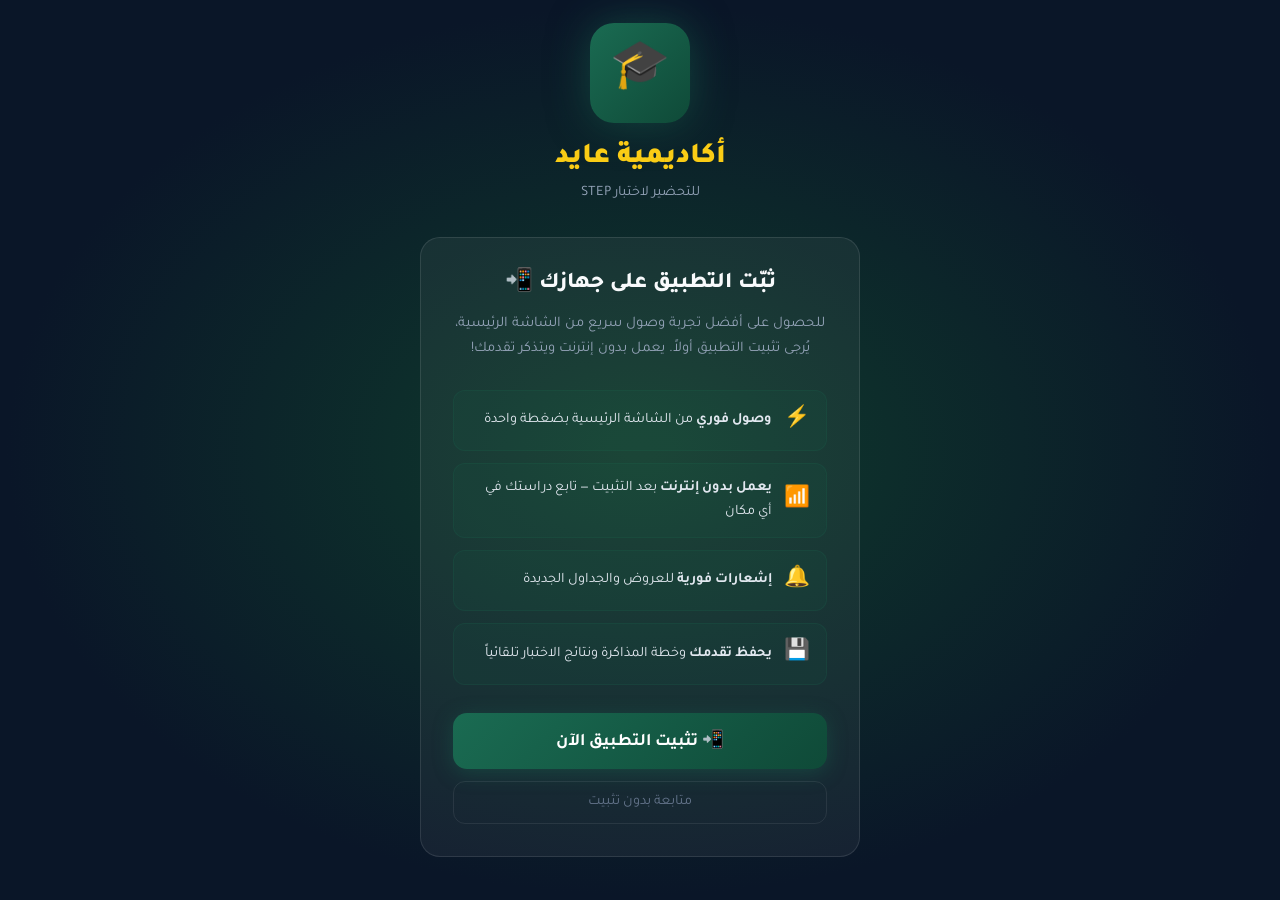
<file: index.html>
<!DOCTYPE html>
<html lang="ar" dir="rtl">
<head>
<meta charset="UTF-8">
<meta name="viewport" content="width=device-width, initial-scale=1.0">
<title>أكاديمية عايد - STEP 2026 | المنصة الشاملة</title>
<meta name="description" content="أكاديمية عايد - المنصة الأولى للتحضير لاختبار STEP 2026 لطلاب الجامعة السعودية الإلكترونية">
<link rel="stylesheet" href="assets/css/main.css">
<link href="https://fonts.googleapis.com/css2?family=Tajawal:wght@400;500;700;900&display=swap" rel="stylesheet">
<link rel="manifest" href="manifest.json">
<meta name="theme-color" content="#0a1628">
<style>
/* Hero */
.hero-section { min-height: 100vh; display: flex; flex-direction: column; justify-content: center; position: relative; overflow: hidden; padding: 100px 0 60px; }
.hero-bg { position: absolute; inset: 0; background: radial-gradient(ellipse at 30% 40%, rgba(26,107,82,0.2) 0%, transparent 60%), radial-gradient(ellipse at 80% 20%, rgba(250,204,21,0.08) 0%, transparent 50%); pointer-events: none; }
.hero-orbs { position: absolute; inset: 0; overflow: hidden; pointer-events: none; }
.orb { position: absolute; border-radius: 50%; filter: blur(60px); opacity: 0.15; animation: orbFloat 12s ease infinite; }
.orb1 { width: 400px; height: 400px; background: #1a6b52; top: -100px; right: -100px; }
.orb2 { width: 300px; height: 300px; background: #facc15; bottom: 50px; left: -80px; animation-delay: 4s; }
.orb3 { width: 200px; height: 200px; background: #3b82f6; top: 40%; left: 60%; animation-delay: 7s; }
@keyframes orbFloat { 0%,100%{transform:translate(0,0);} 33%{transform:translate(20px,-30px);} 66%{transform:translate(-20px,20px);} }
.hero-content { position: relative; z-index: 2; max-width: 800px; margin: 0 auto; text-align: center; }
.hero-tag { display: inline-flex; align-items: center; gap: 8px; background: rgba(250,204,21,0.1); border: 1px solid rgba(250,204,21,0.3); color: #facc15; padding: 7px 18px; border-radius: 30px; font-size: 0.85rem; font-weight: 700; margin-bottom: 24px; }
.hero-title { font-size: clamp(2rem, 6vw, 3.5rem); font-weight: 900; line-height: 1.2; margin-bottom: 20px; }
.hero-title .grad { background: linear-gradient(135deg, #22c55e, #facc15); -webkit-background-clip: text; -webkit-text-fill-color: transparent; background-clip: text; }
.hero-desc { font-size: 1.1rem; color: #94a3b8; max-width: 600px; margin: 0 auto 36px; line-height: 1.8; }
.hero-cta { display: flex; gap: 14px; justify-content: center; flex-wrap: wrap; margin-bottom: 48px; }
.hero-trust { display: flex; justify-content: center; gap: 36px; flex-wrap: wrap; }
.trust-stat { text-align: center; }
.trust-stat .num { font-size: 2rem; font-weight: 900; color: #facc15; display: block; }
.trust-stat .lbl { font-size: 0.8rem; color: #64748b; }
.trust-divider { width: 1px; height: 44px; background: rgba(255,255,255,0.1); align-self: center; }
/* University Badge */
.uni-badge { background: rgba(59,130,246,0.1); border: 1px solid rgba(59,130,246,0.25); color: #93c5fd; padding: 10px 18px; border-radius: 12px; font-size: 0.88rem; display: inline-flex; align-items: center; gap: 8px; margin-bottom: 20px; }
/* Announcements ticker */
.ticker-wrap { background: rgba(250,204,21,0.08); border-top: 1px solid rgba(250,204,21,0.15); border-bottom: 1px solid rgba(250,204,21,0.15); padding: 10px 0; overflow: hidden; position: relative; }
.ticker-track { display: flex; gap: 80px; animation: tickerScroll 30s linear infinite; white-space: nowrap; }
.ticker-item { display: flex; align-items: center; gap: 8px; color: #fcd34d; font-size: 0.85rem; font-weight: 600; }
@keyframes tickerScroll { from{transform:translateX(0);} to{transform:translateX(-50%);} }
/* Stats */
.stats-sec { padding: 70px 0; background: rgba(0,0,0,0.3); border-top: 1px solid rgba(255,255,255,0.05); }
.stats-grid { display: grid; grid-template-columns: repeat(auto-fit, minmax(180px, 1fr)); gap: 20px; }
.stat-card { text-align: center; padding: 28px 16px; background: rgba(255,255,255,0.04); border: 1px solid rgba(255,255,255,0.08); border-radius: 16px; transition: all 0.3s; position: relative; overflow: hidden; }
.stat-card::after { content:''; position: absolute; bottom: 0; left: 0; right: 0; height: 3px; background: linear-gradient(90deg, #1a6b52, #facc15); transform: scaleX(0); transition: transform 0.3s; }
.stat-card:hover { transform: translateY(-4px); box-shadow: 0 8px 24px rgba(0,0,0,0.3); border-color: rgba(26,107,82,0.3); }
.stat-card:hover::after { transform: scaleX(1); }
.stat-icon { font-size: 2rem; margin-bottom: 10px; }
.stat-num { font-size: 2.6rem; font-weight: 900; color: #facc15; display: inline; }
.stat-suf { font-size: 1.4rem; font-weight: 900; color: #22c55e; }
.stat-lbl { font-size: 0.82rem; color: #64748b; margin-top: 4px; }
/* University Section */
.uni-section { padding: 70px 0; }
.uni-card { background: rgba(59,130,246,0.06); border: 1px solid rgba(59,130,246,0.2); border-radius: 20px; padding: 36px; }
.uni-grid { display: grid; grid-template-columns: 1fr 1fr; gap: 32px; align-items: center; }
@media(max-width:768px){ .uni-grid{grid-template-columns:1fr;} }
.uni-logo-placeholder { width: 120px; height: 120px; background: rgba(59,130,246,0.15); border-radius: 24px; display: flex; align-items: center; justify-content: center; font-size: 3rem; margin-bottom: 16px; }
/* Why STEP Section */
.why-step-sec { padding: 70px 0; }
.info-cards { display: grid; grid-template-columns: repeat(auto-fit, minmax(260px, 1fr)); gap: 20px; }
.info-card { background: rgba(255,255,255,0.04); border: 1px solid rgba(255,255,255,0.08); border-radius: 16px; padding: 24px; transition: all 0.3s; }
.info-card:hover { border-color: rgba(26,107,82,0.3); transform: translateY(-3px); }
.info-card .ic-icon { font-size: 2.2rem; margin-bottom: 12px; }
.info-card h4 { font-size: 1.05rem; font-weight: 800; color: #facc15; margin-bottom: 8px; }
.info-card p { font-size: 0.88rem; color: #64748b; line-height: 1.7; }
/* Quiz Promo */
.quiz-promo { padding: 70px 0; background: rgba(0,0,0,0.2); }
.quiz-promo-box { background: linear-gradient(135deg, rgba(26,107,82,0.2), rgba(250,204,21,0.08)); border: 1px solid rgba(26,107,82,0.3); border-radius: 24px; padding: 52px 40px; text-align: center; position: relative; overflow: hidden; }
.quiz-promo-box::before { content:''; position: absolute; top: -50px; right: -50px; width: 200px; height: 200px; background: rgba(26,107,82,0.15); border-radius: 50%; }
.quiz-steps { display: flex; justify-content: center; gap: 0; margin: 32px 0; flex-wrap: wrap; }
.q-step { display: flex; flex-direction: column; align-items: center; gap: 8px; flex: 1; min-width: 100px; }
.q-step-icon { width: 56px; height: 56px; background: rgba(26,107,82,0.2); border: 2px solid rgba(26,107,82,0.4); border-radius: 50%; display: flex; align-items: center; justify-content: center; font-size: 1.4rem; }
.q-step-label { font-size: 0.82rem; color: #94a3b8; text-align: center; }
.q-arrow { color: #374151; font-size: 1.2rem; align-self: center; margin-bottom: 24px; }
/* Course Section */
.course-sec { padding: 70px 0; }
.single-course-card { background: linear-gradient(135deg, rgba(26,107,82,0.15) 0%, rgba(0,0,0,0.3) 100%); border: 1px solid rgba(26,107,82,0.3); border-radius: 24px; padding: 40px; max-width: 900px; margin: 0 auto; position: relative; overflow: hidden; }
.single-course-card::before { content: '⭐ الأكثر طلباً'; position: absolute; top: 20px; left: 20px; background: #facc15; color: #000; font-size: 0.75rem; font-weight: 900; padding: 4px 12px; border-radius: 20px; }
.course-header { display: flex; justify-content: space-between; align-items: flex-start; gap: 20px; margin-bottom: 28px; flex-wrap: wrap; }
.course-title-area h3 { font-size: 1.6rem; font-weight: 900; color: #facc15; margin-bottom: 6px; }
.course-price-area { text-align: center; }
.old-p { text-decoration: line-through; color: #64748b; font-size: 0.95rem; }
.new-p { font-size: 2.5rem; font-weight: 900; color: #22c55e; }
.new-p small { font-size: 0.9rem; color: #94a3b8; }
.benefits-grid { display: grid; grid-template-columns: 1fr 1fr; gap: 10px; margin-bottom: 28px; }
@media(max-width:600px){ .benefits-grid{grid-template-columns:1fr;} }
.benefit-row { display: flex; align-items: center; gap: 8px; font-size: 0.9rem; color: #e2e8f0; }
.benefit-row .bi { color: #22c55e; flex-shrink: 0; }
/* Testimonials */
.test-sec { padding: 70px 0; }
.test-grid { display: grid; grid-template-columns: repeat(auto-fit, minmax(280px, 1fr)); gap: 20px; }
/* FAQ */
.faq-sec { padding: 70px 0; background: rgba(0,0,0,0.2); }
.faq-item { border: 1px solid rgba(255,255,255,0.07); border-radius: 14px; margin-bottom: 10px; overflow: hidden; transition: border-color 0.3s; }
.faq-item.open { border-color: rgba(26,107,82,0.3); }
.faq-q { display: flex; justify-content: space-between; align-items: center; gap: 12px; padding: 18px 20px; cursor: pointer; background: rgba(255,255,255,0.03); font-weight: 700; transition: background 0.3s; }
.faq-q:hover { background: rgba(255,255,255,0.05); }
.faq-arrow { transition: transform 0.3s; color: #1a6b52; font-size: 0.8rem; }
.faq-item.open .faq-arrow { transform: rotate(180deg); }
.faq-a { max-height: 0; overflow: hidden; transition: max-height 0.4s ease, padding 0.3s; }
.faq-a.open { max-height: 300px; padding: 16px 20px; }
.faq-a p { color: #94a3b8; font-size: 0.92rem; line-height: 1.8; }
/* Share Section */
.share-sec { padding: 50px 0; background: rgba(26,107,82,0.06); border-top: 1px solid rgba(26,107,82,0.15); }
/* Footer */
footer { background: #060d1a; border-top: 1px solid rgba(255,255,255,0.05); padding: 56px 0 24px; }
.footer-grid { display: grid; grid-template-columns: 2fr 1fr 1fr 1fr; gap: 40px; margin-bottom: 40px; }
@media(max-width:900px){ .footer-grid{grid-template-columns:1fr 1fr;} }
@media(max-width:580px){ .footer-grid{grid-template-columns:1fr;} }
.f-col h5 { color: #f8fafc; font-weight: 800; margin-bottom: 14px; font-size: 0.95rem; }
.f-col ul { list-style: none; display: flex; flex-direction: column; gap: 8px; }
.f-col ul li a { color: #4b5563; font-size: 0.88rem; transition: color 0.3s; }
.f-col ul li a:hover { color: #22c55e; }
.f-col p { color: #4b5563; font-size: 0.88rem; line-height: 1.7; }
.footer-bottom { border-top: 1px solid rgba(255,255,255,0.04); padding-top: 20px; display: flex; justify-content: space-between; align-items: center; flex-wrap: gap; gap: 12px; }
.footer-bottom p { color: #374151; font-size: 0.82rem; }
/* Urgency Bar */
.urgency-bar { background: linear-gradient(135deg, #dc2626, #991b1b); padding: 12px 0; text-align: center; position: sticky; top: 62px; z-index: 150; }
.urgency-bar p { font-size: 0.85rem; color: #fff; font-weight: 700; }
/* Popup Signup */
.signup-popup { position: fixed; bottom: 20px; right: 20px; z-index: 600; background: var(--bg2); border: 1px solid rgba(26,107,82,0.3); border-radius: 16px; padding: 20px; max-width: 280px; box-shadow: 0 8px 30px rgba(0,0,0,0.4); display: none; animation: slideUp 0.4s ease; }
</style>
</head>
<body>

<!-- Header -->
<header class="site-header" id="mainHeader">
  <div class="container">
    <div class="header-inner">
      <div class="header-logo" onclick="location.href='index.html'">
        <div style="width:44px;height:44px;background:linear-gradient(135deg,#1a6b52,#0f4a38);border-radius:50%;display:flex;align-items:center;justify-content:center;font-size:1.5rem;font-weight:900;color:white;border:2px solid rgba(250,204,21,0.3);box-shadow:0 0 12px rgba(26,107,82,0.4)">ع</div>
        <div class="logo-text-wrap">
          <div class="logo-name">أكاديمية عايد</div>
          <div class="logo-sub">STEP 2026</div>
        </div>
      </div>
      <nav class="header-nav">
        <a href="#quiz">اختبار المستوى</a>
        <a href="#course">الدورة</a>
        <a href="#faq">الأسئلة الشائعة</a>
        <a href="register.html" class="btn btn-accent btn-sm">سجّل الآن</a>
      </nav>
      <div class="header-actions">
        <div class="header-user" id="headerUserBtn" onclick="location.href='login.html'">
          <div class="user-avatar" id="headerAvatar">م</div>
          <span class="user-name" id="headerUserName">حسابي</span>
        </div>
        <button class="menu-toggle" id="menuToggle">
          <div class="hamburger"><span></span><span></span><span></span></div>
        </button>
      </div>
    </div>
  </div>
</header>

<!-- Mobile Menu -->
<div class="mobile-menu" id="mobileMenu">
  <div class="mobile-menu-panel">
    <div class="mobile-menu-header">
      <div style="font-weight:800;color:#facc15">القائمة</div>
      <button style="background:none;border:none;color:#94a3b8;font-size:1.4rem;cursor:pointer" id="mobileMenuClose">✕</button>
    </div>
    <a class="mobile-nav-link" href="index.html">🏠 الرئيسية</a>
    <a class="mobile-nav-link" href="#quiz">📝 اختبار المستوى</a>
    <a class="mobile-nav-link" href="#course">📚 الدورة المكثفة</a>
    <a class="mobile-nav-link" href="register.html">💳 التسجيل والدفع</a>
    <a class="mobile-nav-link" href="#faq">❓ الأسئلة الشائعة</a>
    <a class="mobile-nav-link" href="https://t.me/stepp2024" target="_blank">✈️ تيليجرام</a>
    <div style="margin-top:16px">
      <button class="btn btn-accent btn-full" onclick="location.href='register.html'">سجّل في الدورة ←</button>
    </div>
    <div style="margin-top:10px">
      <button class="btn btn-ghost btn-full" onclick="auth.logout()">تسجيل الخروج</button>
    </div>
  </div>
</div>

<!-- Urgency Bar -->
<div class="urgency-bar" id="urgencyBar">
  <p>🔥 عرض محدود! المقاعد تُنفد. <span id="urgencyCountdown" style="color:#fcd34d">جاري التحميل...</span> — <a href="register.html" style="color:#fff;text-decoration:underline;font-weight:900">سجّل الآن</a></p>
</div>

<!-- Ticker -->
<div class="ticker-wrap">
  <div class="ticker-track" id="tickerTrack">
    <span class="ticker-item">📢 دورة STEP المكثفة 2026 متاحة الآن</span>
    <span class="ticker-item">✅ 500+ طالب اجتاز STEP مع أكاديمية عايد</span>
    <span class="ticker-item">🎯 اختبار تحديد المستوى مجاني 100%</span>
    <span class="ticker-item">📅 المقاعد محدودة — احجز مكانك</span>
    <span class="ticker-item">🏛️ مخصص لطلاب الجامعة السعودية الإلكترونية</span>
    <span class="ticker-item">📢 دورة STEP المكثفة 2026 متاحة الآن</span>
    <span class="ticker-item">✅ 500+ طالب اجتاز STEP مع أكاديمية عايد</span>
    <span class="ticker-item">🎯 اختبار تحديد المستوى مجاني 100%</span>
    <span class="ticker-item">📅 المقاعد محدودة — احجز مكانك</span>
    <span class="ticker-item">🏛️ مخصص لطلاب الجامعة السعودية الإلكترونية</span>
  </div>
</div>

<!-- Hero -->
<section class="hero-section">
  <div class="hero-bg"></div>
  <div class="hero-orbs"><div class="orb orb1"></div><div class="orb orb2"></div><div class="orb orb3"></div></div>
  <div class="container">
    <div class="hero-content animate-fade-up">
      <div class="uni-badge">🏛️ مخصص لطلاب الجامعة السعودية الإلكترونية</div>
      <div class="hero-tag">🏆 المنصة الأولى للتحضير لـ STEP في السعودية</div>
      <h1 class="hero-title">
        اجتز اختبار <span class="grad">STEP 2026</span><br>بثقة واحترافية
      </h1>
      <p class="hero-desc">ابدأ باختبار تحديد المستوى المجاني، احصل على خطة مذاكرة مخصصة لك، وانضم لأكثر من 500 طالب حققوا أهدافهم مع أكاديمية عايد.</p>
      <div class="hero-cta">
        <a href="quiz.html" class="btn btn-primary btn-lg">🎯 ابدأ اختبار المستوى مجاناً</a>
        <a href="#course" class="btn btn-ghost btn-lg">📚 استعرض الدورة</a>
      </div>
      <div class="hero-trust">
        <div class="trust-stat"><span class="num" data-count="500">0</span><span>+</span><div class="lbl">طالب مسجّل</div></div>
        <div class="trust-divider"></div>
        <div class="trust-stat"><span class="num" data-count="92">0</span><span>%</span><div class="lbl">نسبة النجاح</div></div>
        <div class="trust-divider"></div>
        <div class="trust-stat"><span class="num" data-count="30">0</span><span>+</span><div class="lbl">نموذج حديث</div></div>
        <div class="trust-divider"></div>
        <div class="trust-stat"><span class="num" data-count="3">0</span><span>+</span><div class="lbl">سنوات خبرة</div></div>
      </div>
    </div>
  </div>
</section>

<!-- Stats -->
<section class="stats-sec">
  <div class="container">
    <div class="stats-grid">
      <div class="stat-card" data-aos><div class="stat-icon">🎓</div><div><span class="stat-num" data-target="500">0</span><span class="stat-suf">+</span></div><div class="stat-lbl">طالب استفاد من الدورة</div></div>
      <div class="stat-card" data-aos><div class="stat-icon">⭐</div><div><span class="stat-num" data-target="92">0</span><span class="stat-suf">%</span></div><div class="stat-lbl">نسبة رضا الطلاب</div></div>
      <div class="stat-card" data-aos><div class="stat-icon">📚</div><div><span class="stat-num" data-target="30">0</span><span class="stat-suf">+</span></div><div class="stat-lbl">نموذج STEP محلول</div></div>
      <div class="stat-card" data-aos><div class="stat-icon">🏅</div><div><span class="stat-num" data-target="85">0</span><span class="stat-suf">%</span></div><div class="stat-lbl">تجاوزوا الدرجة المستهدفة</div></div>
      <div class="stat-card" data-aos><div class="stat-icon">🏫</div><div><span class="stat-num" data-target="8">0</span><span class="stat-suf">+</span></div><div class="stat-lbl">خطط مذاكرة متاحة</div></div>
      <div class="stat-card" data-aos><div class="stat-icon">⏱️</div><div><span class="stat-num" data-target="3">0</span><span class="stat-suf">+</span></div><div class="stat-lbl">سنوات خبرة</div></div>
    </div>
  </div>
</section>

<!-- University Section -->
<section class="uni-section">
  <div class="container">
    <div class="uni-card" data-aos>
      <div class="uni-grid">
        <div>
          <div class="uni-logo-placeholder">🏛️</div>
          <h2 style="font-size:1.6rem;color:#facc15;margin-bottom:12px">الجامعة السعودية الإلكترونية</h2>
          <p style="color:#94a3b8;font-size:0.92rem;line-height:1.8;margin-bottom:16px">يُعدّ اختبار STEP من متطلبات القبول في بعض برامج الجامعة السعودية الإلكترونية. تأهّل للقبول وحقق الدرجة المطلوبة مع أكاديمية عايد.</p>
          <div style="display:flex;gap:8px;flex-wrap:wrap">
            <span class="badge badge-info">إدارة الأعمال</span>
            <span class="badge badge-info">تقنية المعلومات</span>
            <span class="badge badge-info">علوم الحاسب</span>
            <span class="badge badge-info">الإعلام والاتصال</span>
          </div>
        </div>
        <div>
          <h4 style="color:#93c5fd;margin-bottom:16px;font-size:1rem">لماذا STEP مهم لك؟</h4>
          <div style="display:flex;flex-direction:column;gap:10px">
            <div class="benefit-row"><span class="bi">✅</span><span>متطلب قبول في بعض برامج الجامعة</span></div>
            <div class="benefit-row"><span class="bi">✅</span><span>تُحدد مسارك الأكاديمي من اليوم الأول</span></div>
            <div class="benefit-row"><span class="bi">✅</span><span>درجاتك تفتح أبواب الفرص الوظيفية</span></div>
            <div class="benefit-row"><span class="bi">✅</span><span>بديل مُعتمد للبرنامج المكثف في اللغة</span></div>
          </div>
          <a href="quiz.html" class="btn btn-primary" style="margin-top:20px;text-decoration:none">اعرف مستواك الآن →</a>
        </div>
      </div>
    </div>
  </div>
</section>

<!-- Why STEP & What we offer -->
<section class="why-step-sec" id="about">
  <div class="container">
    <div class="section-header" data-aos>
      <div class="section-badge">ما نقدمه</div>
      <h2>كل ما تحتاجه في مكان واحد</h2>
      <p class="section-subtitle">منصة متكاملة تأخذك من تحديد مستواك إلى اجتياز الاختبار بثقة</p>
    </div>
    <div class="info-cards">
      <div class="info-card" data-aos><div class="ic-icon">🎯</div><h4>اختبار تحديد المستوى</h4><p>اختبر نفسك في جميع أقسام STEP واعرف مستواك الحقيقي مع شرح مفصل لكل إجابة.</p></div>
      <div class="info-card" data-aos><div class="ic-icon">📅</div><h4>خطة مذاكرة مخصصة</h4><p>احصل على خطة دراسية تتناسب مع مستواك وتاريخ اختبارك، من يوم واحد حتى 3 أشهر.</p></div>
      <div class="info-card" data-aos><div class="ic-icon">📝</div><h4>بنك أسئلة شامل</h4><p>أكثر من 200 سؤال في Grammar و Reading و Listening و Vocabulary مع حلول مفصّلة.</p></div>
      <div class="info-card" data-aos><div class="ic-icon">🎓</div><h4>الدورة المكثفة</h4><p>محتوى شامل يغطي جميع أقسام STEP مع محاضرات مسجلة وملخصات ونماذج محلولة.</p></div>
      <div class="info-card" data-aos><div class="ic-icon">💬</div><h4>دعم مباشر</h4><p>مجموعة دعم نشطة على تيليجرام وردود سريعة من المدرب على استفساراتك.</p></div>
      <div class="info-card" data-aos><div class="ic-icon">📱</div><h4>تطبيق يعمل أوفلاين</h4><p>احفظ خطتك ونتائجك واستمر في المذاكرة حتى بدون إنترنت عبر تطبيق PWA.</p></div>
    </div>
  </div>
</section>

<!-- Quiz Promo -->
<section class="quiz-promo" id="quiz">
  <div class="container">
    <div class="quiz-promo-box" data-aos>
      <div class="section-badge" style="position:relative;z-index:1">مجاني 100%</div>
      <h2 style="font-size:clamp(1.6rem,4vw,2.4rem);color:#facc15;margin:12px 0;position:relative;z-index:1">اختبر مستواك الآن في STEP!</h2>
      <p style="color:#94a3b8;font-size:1rem;max-width:550px;margin:0 auto 32px;position:relative;z-index:1">حل 24 سؤالاً في جميع أقسام STEP واحصل فوراً على تقييمك ومستواك وخطة مذاكرة مخصصة تُرسل لك على تيليجرام.</p>
      <div class="quiz-steps">
        <div class="q-step"><div class="q-step-icon">📝</div><div class="q-step-label">حل الأسئلة</div></div>
        <div class="q-arrow">←</div>
        <div class="q-step"><div class="q-step-icon">📊</div><div class="q-step-label">اعرف مستواك</div></div>
        <div class="q-arrow">←</div>
        <div class="q-step"><div class="q-step-icon">📅</div><div class="q-step-label">خطة مخصصة</div></div>
        <div class="q-arrow">←</div>
        <div class="q-step"><div class="q-step-icon">🚀</div><div class="q-step-label">سجّل في الدورة</div></div>
      </div>
      <a href="quiz.html" class="btn btn-accent btn-lg" style="position:relative;z-index:1;text-decoration:none">ابدأ الاختبار مجاناً ←</a>
    </div>
  </div>
</section>

<!-- Course Section -->
<section class="course-sec" id="course">
  <div class="container">
    <div class="section-header" data-aos>
      <div class="section-badge">الدورة الشاملة</div>
      <h2>الدورة المكثفة 2026</h2>
      <p class="section-subtitle">دورة واحدة تغطي كل ما تحتاجه لاجتياز STEP بأعلى الدرجات</p>
    </div>
    <!-- Countdown + Seats -->
    <div style="max-width:900px;margin:0 auto 32px;display:grid;grid-template-columns:1fr 1fr;gap:16px">
      <div id="countdownEl"></div>
      <div id="seatsEl"></div>
    </div>
    <div class="single-course-card" data-aos>
      <div class="course-header">
        <div class="course-title-area">
          <h3>دورة STEP المكثفة 2026</h3>
          <p style="color:#94a3b8;font-size:0.92rem">مع المدرب: عايد السطوحي | خطة 4 أسابيع</p>
          <div style="display:flex;gap:8px;margin-top:10px;flex-wrap:wrap">
            <span class="badge badge-success">Grammar</span>
            <span class="badge badge-info">Reading</span>
            <span class="badge badge-accent">Listening</span>
            <span class="badge badge-primary">Vocabulary</span>
          </div>
        </div>
        <div class="course-price-area">
          <div class="old-p">كان 299 ريال</div>
          <div class="new-p">199 <small>ريال</small></div>
          <div style="background:rgba(250,204,21,0.15);border:1px solid rgba(250,204,21,0.3);border-radius:8px;padding:4px 10px;font-size:0.78rem;color:#facc15;margin-top:4px">وفّر 100 ريال 🎉</div>
        </div>
      </div>
      <div class="benefits-grid">
        <div class="benefit-row"><span class="bi">✅</span><span>محاضرات مسجلة لجميع أقسام STEP</span></div>
        <div class="benefit-row"><span class="bi">✅</span><span>ملخصات PDF حصرية</span></div>
        <div class="benefit-row"><span class="bi">✅</span><span>30+ نموذج محلول وغير محلول</span></div>
        <div class="benefit-row"><span class="bi">✅</span><span>استراتيجيات احترافية للحل</span></div>
        <div class="benefit-row"><span class="bi">✅</span><span>دعم مباشر عبر تيليجرام</span></div>
        <div class="benefit-row"><span class="bi">✅</span><span>خطة مذاكرة مخصصة</span></div>
        <div class="benefit-row"><span class="bi">✅</span><span>تجميعات وأسئلة حديثة 2026</span></div>
        <div class="benefit-row"><span class="bi">✅</span><span>خرائط مفاهيم + ملخصات سريعة</span></div>
      </div>
      <div style="display:flex;gap:12px;flex-wrap:wrap">
        <a href="course.html" class="btn btn-ghost" style="text-decoration:none">📋 استعرض الفهرس الكامل</a>
        <a href="register.html" class="btn btn-primary btn-lg" style="flex:1;text-decoration:none;text-align:center">سجّل في الدورة الآن ←</a>
      </div>
    </div>
  </div>
</section>

<!-- Testimonials -->
<section class="test-sec" id="reviews">
  <div class="container">
    <div class="section-header" data-aos>
      <div class="section-badge">آراء الطلاب</div>
      <h2>ماذا يقول طلابنا؟</h2>
    </div>
    <div class="test-grid">
      <div class="testimonial-card" data-aos>
        <div style="color:#facc15;margin-bottom:10px;font-size:0.9rem">⭐⭐⭐⭐⭐</div>
        <p style="color:#94a3b8;font-size:0.92rem;line-height:1.8;font-style:italic;margin-bottom:16px">"اختبار المستوى حدّد نقاط ضعفي بالضبط! والخطة اللي طلعت لي ساعدتني أنظم وقتي. اجتزت STEP بـ 82 بعد 3 أسابيع فقط."</p>
        <div style="display:flex;align-items:center;gap:10px;border-top:1px solid rgba(255,255,255,0.06);padding-top:12px">
          <div style="width:38px;height:38px;background:linear-gradient(135deg,#1a6b52,#0f4a38);border-radius:50%;display:flex;align-items:center;justify-content:center;font-weight:700;font-size:0.82rem">م.ع</div>
          <div><div style="font-weight:700;font-size:0.9rem">محمد ع.</div><div style="font-size:0.78rem;color:#4b5563">طالب - جامعة الإلكترونية</div></div>
        </div>
      </div>
      <div class="testimonial-card" data-aos>
        <div style="color:#facc15;margin-bottom:10px;font-size:0.9rem">⭐⭐⭐⭐⭐</div>
        <p style="color:#94a3b8;font-size:0.92rem;line-height:1.8;font-style:italic;margin-bottom:16px">"كنت A1 وبعد شهرين مع أكاديمية عايد وصلت B2! الفهرس منظّم والمواد شاملة. شكراً عايد على هذا الجهد الرائع."</p>
        <div style="display:flex;align-items:center;gap:10px;border-top:1px solid rgba(255,255,255,0.06);padding-top:12px">
          <div style="width:38px;height:38px;background:linear-gradient(135deg,#6366f1,#4f46e5);border-radius:50%;display:flex;align-items:center;justify-content:center;font-weight:700;font-size:0.82rem">س.م</div>
          <div><div style="font-weight:700;font-size:0.9rem">سارة م.</div><div style="font-size:0.78rem;color:#4b5563">طالبة دراسات عليا</div></div>
        </div>
      </div>
      <div class="testimonial-card" data-aos>
        <div style="color:#facc15;margin-bottom:10px;font-size:0.9rem">⭐⭐⭐⭐⭐</div>
        <p style="color:#94a3b8;font-size:0.92rem;line-height:1.8;font-style:italic;margin-bottom:16px">"أفضل استثمار! النماذج المحلولة مع الشرح فهّمتني أكثر من أي كتاب. حصلت 78 وما كنت أتوقع هالرقم بصراحة."</p>
        <div style="display:flex;align-items:center;gap:10px;border-top:1px solid rgba(255,255,255,0.06);padding-top:12px">
          <div style="width:38px;height:38px;background:linear-gradient(135deg,#f59e0b,#d97706);border-radius:50%;display:flex;align-items:center;justify-content:center;font-weight:700;font-size:0.82rem">ع.خ</div>
          <div><div style="font-weight:700;font-size:0.9rem">عبدالله خ.</div><div style="font-size:0.78rem;color:#4b5563">موظف حكومي</div></div>
        </div>
      </div>
    </div>
  </div>
</section>

<!-- عروض ومناسبات -->
<section style="padding:60px 0;background:rgba(0,0,0,0.15)" id="offers">
  <div class="container">
    <div class="section-header" data-aos>
      <div class="section-badge">عروض حصرية</div>
      <h2>عروض أكاديمية عايد</h2>
      <p>استفد من العروض قبل انتهائها!</p>
    </div>
    <div class="promo-grid">
      <div class="card promo-card ramadan" data-aos>
        <span class="promo-badge">عرض رمضان 🌙</span>
        <div class="promo-emoji">🌙</div>
        <h3 style="margin-bottom:8px">عرض رمضان الكريم</h3>
        <p style="font-size:0.85rem;color:var(--text2);margin-bottom:12px">في شهر البركة، وفّر أكثر على الدورة المكثفة</p>
        <div class="promo-old-price">299 ر.</div>
        <div class="promo-new-price">179 ر.</div>
        <a href="register.html" class="btn btn-primary btn-sm" style="margin-top:12px">احجز بسعر رمضان</a>
      </div>
      <div class="card promo-card foundations" data-aos>
        <span class="promo-badge">يوم الأسس 🎉</span>
        <div class="promo-emoji">🎊</div>
        <h3 style="margin-bottom:8px">خصم يوم الأسس</h3>
        <p style="font-size:0.85rem;color:var(--text2);margin-bottom:12px">احتفالاً بيوم تأسيس أكاديمية عايد</p>
        <div class="promo-old-price">299 ر.</div>
        <div class="promo-new-price">189 ر.</div>
        <a href="register.html" class="btn btn-primary btn-sm" style="margin-top:12px">استفد من الخصم</a>
      </div>
      <div class="card promo-card exam-day" data-aos>
        <span class="promo-badge">العرض الدائم 💚</span>
        <div class="promo-emoji">🎯</div>
        <h3 style="margin-bottom:8px">العرض الحالي</h3>
        <p style="font-size:0.85rem;color:var(--text2);margin-bottom:12px">الدورة المكثفة بأفضل سعر - سنة كاملة</p>
        <div class="promo-old-price">299 ر.</div>
        <div class="promo-new-price">199 ر.</div>
        <a href="register.html" class="btn btn-accent btn-sm" style="margin-top:12px">سجّل الحين 🚀</a>
      </div>
    </div>
  </div>
</section>

<!-- أدوات ومميزات إضافية -->
<section style="padding:60px 0" id="tools">
  <div class="container">
    <div class="section-header" data-aos>
      <div class="section-badge">أدوات مجانية</div>
      <h2>أدوات STEP المجانية</h2>
    </div>
    <div class="tools-grid">
      <a href="tools.html" class="card tool-card" data-aos style="text-decoration:none">
        <div class="tool-icon">🔢</div>
        <h4>آلة حاسبة</h4>
        <p>احسب درجتك المتوقعة في STEP</p>
      </a>
      <a href="tools.html#vocab" class="card tool-card" data-aos style="text-decoration:none">
        <div class="tool-icon">📚</div>
        <h4>بطاقات المفردات</h4>
        <p>تعلم أهم مفردات STEP بطريقة ممتعة</p>
      </a>
      <a href="tools.html#grammar" class="card tool-card" data-aos style="text-decoration:none">
        <div class="tool-icon">📝</div>
        <h4>ملخص القواعد</h4>
        <p>مرجع سريع لأهم قواعد STEP</p>
      </a>
      <a href="tools.html#game" class="card tool-card" data-aos style="text-decoration:none">
        <div class="tool-icon">🎮</div>
        <h4>Wordle STEP</h4>
        <p>لعبة تعليمية تعمل أوفلاين</p>
      </a>
      <a href="dashboard.html" class="card tool-card" data-aos style="text-decoration:none">
        <div class="tool-icon">📊</div>
        <h4>جدول المذاكرة</h4>
        <p>تابع تقدمك وأنجز مهامك اليومية</p>
      </a>
      <a href="pre-quiz.html" class="card tool-card" data-aos style="text-decoration:none">
        <div class="tool-icon">📋</div>
        <h4>استبيان المذاكرة</h4>
        <p>احصل على خطة مخصصة لوضعك</p>
      </a>
    </div>
  </div>
</section>

<!-- تقييمات موسعة -->
<section style="padding:60px 0;background:rgba(0,0,0,0.15)" id="reviews-full">
  <div class="container">
    <div class="section-header" data-aos>
      <div class="section-badge">آراء موثقة</div>
      <h2>تجارب طلاب حقيقيين ✨</h2>
      <p>آراء طلاب حققوا أهدافهم مع أكاديمية عايد</p>
    </div>
    <div class="testimonials-grid">
      <div class="testimonial-card card" data-aos>
        <div style="position:absolute;top:16px;left:20px;font-size:3rem;color:rgba(250,204,21,0.1);font-family:serif">"</div>
        <div class="testimonial-header">
          <div class="testimonial-avatar">م</div>
          <div class="testimonial-info">
            <div class="name">محمد العتيبي</div>
            <div class="meta">طالب - الجامعة الإلكترونية · إدارة أعمال</div>
            <div class="testimonial-stars">⭐⭐⭐⭐⭐</div>
          </div>
        </div>
        <p class="testimonial-text">"اختبار تحديد المستوى حدّد نقاط ضعفي بالضبط! والخطة اللي طلعت لي ساعدتني أنظم وقتي. اجتزت STEP بـ 82 بعد 3 أسابيع فقط."</p>
        <span class="testimonial-score">📊 82% في STEP</span>
        <a href="register.html" class="btn btn-ghost btn-sm redirect-btn">سجّل مثلي →</a>
      </div>
      <div class="testimonial-card card" data-aos>
        <div class="testimonial-header">
          <div class="testimonial-avatar female">س</div>
          <div class="testimonial-info">
            <div class="name">سارة الزهراني</div>
            <div class="meta">طالبة - دراسات عليا</div>
            <div class="testimonial-stars">⭐⭐⭐⭐⭐</div>
          </div>
        </div>
        <p class="testimonial-text">"كنت A1 وبعد شهرين مع أكاديمية عايد وصلت B2! الفهرس منظّم والمواد شاملة. شكراً عايد على هذا الجهد الرائع."</p>
        <span class="testimonial-score">📈 من A1 إلى B2</span>
        <a href="register.html" class="btn btn-ghost btn-sm redirect-btn">أريد نفس النتيجة →</a>
      </div>
      <div class="testimonial-card card" data-aos>
        <div class="testimonial-header">
          <div class="testimonial-avatar" style="background:linear-gradient(135deg,#f59e0b,#d97706)">ع</div>
          <div class="testimonial-info">
            <div class="name">عبدالله الشمري</div>
            <div class="meta">موظف حكومي</div>
            <div class="testimonial-stars">⭐⭐⭐⭐⭐</div>
          </div>
        </div>
        <p class="testimonial-text">"أفضل استثمار! النماذج المحلولة مع الشرح فهّمتني أكثر من أي كتاب. حصلت 78 وما كنت أتوقع هالرقم بصراحة."</p>
        <span class="testimonial-score">📊 78% في STEP</span>
        <a href="register.html" class="btn btn-ghost btn-sm redirect-btn">ابدأ رحلتي →</a>
      </div>
      <div class="testimonial-card card" data-aos>
        <div class="testimonial-header">
          <div class="testimonial-avatar female" style="background:linear-gradient(135deg,#10b981,#059669)">ن</div>
          <div class="testimonial-info">
            <div class="name">نورة العتيبي</div>
            <div class="meta">طالبة - تقنية المعلومات</div>
            <div class="testimonial-stars">⭐⭐⭐⭐⭐</div>
          </div>
        </div>
        <p class="testimonial-text">"حصلت على 85% في STEP بعد الكورس وكنت قبله ما أعرف شو افعل! الدكتور عايد يشرح بأسلوب بسيط وواضح جداً."</p>
        <span class="testimonial-score">📊 85% في STEP</span>
        <a href="register.html" class="btn btn-ghost btn-sm redirect-btn">سجّل الحين →</a>
      </div>
      <div class="testimonial-card card" data-aos>
        <div class="testimonial-header">
          <div class="testimonial-avatar" style="background:linear-gradient(135deg,#6366f1,#4f46e5)">خ</div>
          <div class="testimonial-info">
            <div class="name">خالد الغامدي</div>
            <div class="meta">طالب - المحاسبة</div>
            <div class="testimonial-stars">⭐⭐⭐⭐⭐</div>
          </div>
        </div>
        <p class="testimonial-text">"الكورس أنقذني! كان موعد الاختبار بعد أسبوعين وما كنت مستعد. بعد الكورس المكثف حصلت على 71% ونجحت في التخرج."</p>
        <span class="testimonial-score">✅ اجتاز شرط التخرج</span>
        <a href="register.html" class="btn btn-ghost btn-sm redirect-btn">أريد النجاح أيضاً →</a>
      </div>
      <div class="testimonial-card card" data-aos>
        <div class="testimonial-header">
          <div class="testimonial-avatar female" style="background:linear-gradient(135deg,#ec4899,#be185d)">م</div>
          <div class="testimonial-info">
            <div class="name">منيرة الدوسري</div>
            <div class="meta">موظفة - الرياض</div>
            <div class="testimonial-stars">⭐⭐⭐⭐⭐</div>
          </div>
        </div>
        <p class="testimonial-text">"سجلت مساء واتواصلت معي صباح اليوم التالي! الدعم عبر تيليجرام ممتاز وسريع. والمحاضرات واضحة ومرتبة."</p>
        <span class="testimonial-score">⭐ دعم ممتاز وسريع</span>
        <a href="register.html" class="btn btn-ghost btn-sm redirect-btn">جربيه الآن →</a>
      </div>
    </div>
  </div>
</section>

<!-- FAQ -->
<section class="faq-sec" id="faq">
  <div class="container container-md">
    <div class="section-header" data-aos>
      <div class="section-badge">الأسئلة الشائعة</div>
      <h2>الأسئلة الأكثر شيوعاً</h2>
    </div>
    <div id="faqList"></div>
  </div>
</section>

<!-- Share Section -->
<section class="share-sec">
  <div class="container" style="text-align:center">
    <h3 style="color:#facc15;margin-bottom:8px">شارك مع أصدقائك 📤</h3>
    <p style="color:#64748b;font-size:0.9rem;margin-bottom:20px">ساعد زملاءك في اجتياز STEP</p>
    <div style="display:flex;gap:10px;justify-content:center;flex-wrap:wrap">
      <button class="share-btn share-twitter" onclick="share.twitter()">🐦 تويتر</button>
      <button class="share-btn share-whatsapp" onclick="share.whatsapp()">💬 واتساب</button>
      <button class="share-btn share-telegram" onclick="share.telegram()">✈️ تيليجرام</button>
      <button class="share-btn share-copy" onclick="share.copy()">🔗 نسخ الرابط</button>
    </div>
  </div>
</section>

<!-- Footer -->
<footer>
  <div class="container">
    <div class="footer-grid">
      <div class="f-col">
        <div style="display:flex;align-items:center;gap:10px;margin-bottom:14px">
          <div style="width:40px;height:40px;background:linear-gradient(135deg,#1a6b52,#0f4a38);border-radius:10px;display:flex;align-items:center;justify-content:center;font-size:1.3rem">🎓</div>
          <div><div style="font-weight:900;color:#facc15">أكاديمية عايد</div><div style="font-size:0.75rem;color:#4b5563">STEP 2026</div></div>
        </div>
        <p>متخصصون في التحضير لاختبار STEP لطلاب الجامعة السعودية الإلكترونية وجميع الراغبين في الاجتياز.</p>
        <div style="display:flex;gap:10px;margin-top:14px">
          <a href="https://t.me/stepp2024" target="_blank" class="btn btn-ghost btn-sm">✈️ تيليجرام</a>
          <a href="https://twitter.com/Ayed_Academy" target="_blank" class="btn btn-ghost btn-sm">🐦 تويتر</a>
        </div>
      </div>
      <div class="f-col">
        <h5>روابط سريعة</h5>
        <ul>
          <li><a href="index.html">🏠 الرئيسية</a></li>
          <li><a href="quiz.html">📝 اختبار المستوى</a></li>
          <li><a href="course.html">📚 الدورة</a></li>
          <li><a href="register.html">💳 التسجيل</a></li>
        </ul>
      </div>
      <div class="f-col">
        <h5>الدعم</h5>
        <ul>
          <li><a href="#faq">❓ الأسئلة الشائعة</a></li>
          <li><a href="https://t.me/stepp2024" target="_blank">✈️ تيليجرام</a></li>
          <li><a href="mailto:info@ayedacademy.co">📧 البريد</a></li>
        </ul>
      </div>
      <div class="f-col">
        <h5>أوقات الدعم</h5>
        <p>السبت - الخميس<br>9 صباحاً - 11 مساءً</p>
        <div style="margin-top:12px"><span class="badge badge-success">● متاح الآن</span></div>
      </div>
    </div>
    <div class="footer-bottom">
      <p>© 2026 أكاديمية عايد للتدريب. جميع الحقوق محفوظة.</p>
      <div style="display:flex;gap:8px">
        <button class="btn btn-ghost btn-sm" onclick="share.native()">📤 مشاركة</button>
        <button class="btn btn-ghost btn-sm" onclick="triggerInstall()">📲 تثبيت</button>
      </div>
    </div>
  </div>
</footer>

<!-- Floating Assistant -->
<div id="floatingAssistant">
  <button class="assistant-btn" id="assistantBtn" title="المساعد">🤖</button>
  <div class="assistant-panel" id="assistantPanel">
    <div class="assistant-header">
      <div class="assistant-avatar">🎓</div>
      <div><h4>مساعد أكاديمية عايد</h4><p>كيف أقدر أساعدك؟</p></div>
    </div>
    <div class="assistant-links">
      <div class="assistant-link" onclick="location.href='quiz.html'"><span class="assistant-link-icon">🎯</span><span>اختبار تحديد المستوى</span></div>
      <div class="assistant-link" onclick="location.href='course.html'"><span class="assistant-link-icon">📚</span><span>عرض محتوى الدورة</span></div>
      <div class="assistant-link" onclick="location.href='register.html'"><span class="assistant-link-icon">💳</span><span>التسجيل في الدورة</span></div>
      <div class="assistant-link" onclick="window.open('https://t.me/stepp2024','_blank')"><span class="assistant-link-icon">✈️</span><span>تواصل مع المدرب</span></div>
      <div class="assistant-link" onclick="location.href='#faq'"><span class="assistant-link-icon">❓</span><span>الأسئلة الشائعة</span></div>
      <div class="assistant-link" onclick="auth.logout()"><span class="assistant-link-icon">🚪</span><span>تسجيل الخروج</span></div>
    </div>
  </div>
</div>

<div id="toastContainer"></div>

<script src="assets/js/app.js"></script>
<script>
  // Auth check
  if (!auth.checkAll()) { /* redirected */ }

  // Update header user info
  const u = auth.getUser();
  if (u) {
    document.getElementById('headerAvatar').textContent = u.name?.charAt(0) || 'م';
    document.getElementById('headerUserName').textContent = u.name?.split(' ')[0] || 'حسابي';
  }

  // Stats counter animation
  function animateCounters(selector = '[data-target]') {
    document.querySelectorAll(selector).forEach(el => {
      const obs = new IntersectionObserver(entries => {
        if (entries[0].isIntersecting) {
          const target = parseInt(el.dataset.target || el.dataset.count || 0);
          let current = 0;
          const duration = 1800;
          const start = performance.now();
          const update = now => {
            const p = Math.min((now - start) / duration, 1);
            const ease = 1 - Math.pow(1 - p, 3);
            el.textContent = Math.round(ease * target);
            if (p < 1) requestAnimationFrame(update);
            else el.textContent = target;
          };
          requestAnimationFrame(update);
          obs.disconnect();
        }
      }, { threshold: 0.5 });
      obs.observe(el);
    });
  }
  animateCounters('[data-target]');
  animateCounters('[data-count]');

  // Countdown in urgency bar
  const cdEl = document.getElementById('urgencyCountdown');
  const target = countdown.getOrCreateTarget('urgencyTarget', 48);
  countdown.start('urgency', target, ({h, m, s}) => {
    cdEl.textContent = `ينتهي خلال ${String(h).padStart(2,'0')}:${String(m).padStart(2,'0')}:${String(s).padStart(2,'0')}`;
  }, () => { store.remove('urgencyTarget'); });

  // Countdown widget
  renderCountdown(document.getElementById('countdownEl'), 48);
  seats.render(document.getElementById('seatsEl'));

  // FAQ data
  const faqs = [
    { q: 'ما هو اختبار STEP وما أهميته للجامعة السعودية الإلكترونية؟', a: 'STEP اختصار لـ Standardized Test of English Proficiency، يقيس مستوى اللغة الإنجليزية. تشترطه بعض برامج الجامعة السعودية الإلكترونية للقبول والتخرج. يتكون من 4 أقسام: Listening وReading وGrammar وVocabulary.' },
    { q: 'كيف أستفيد من اختبار تحديد المستوى في هذا الموقع؟', a: 'اختبار تحديد المستوى مجاني ويشمل جميع أقسام STEP. بعد الانتهاء ستحصل على مستواك، أقوى وأضعف نقاطك، وخطة مذاكرة مخصصة تُرسل على تيليجرام مع جدول يومي يمكنك تحميله.' },
    { q: 'ماذا يتضمن فهرس الدورة المكثفة 2026؟', a: 'يتضمن: محاضرات تمهيدية، قسم Grammar كامل (الأزمنة والاستثناءات وضمائر الوصل)، قسم Reading مع استراتيجيات، قسم Listening مع نماذج، 30+ نموذج محلول وغير محلول، وملفات PDF شاملة.' },
    { q: 'ما طريقة الدفع والتسجيل في الدورة؟', a: 'الدفع عبر التحويل البنكي لحساب مصرف الإنماء. بعد التحويل أرفق الإيصال في نموذج التسجيل وسيتم التأكيد خلال 24 ساعة، ثم تصلك رابط الانضمام لقناة تيليجرام الخاصة.' },
    { q: 'هل يمكنني الاسترداد إذا لم أستفد؟', a: 'يمكن طلب الاسترداد خلال 24 ساعة من الدفع وقبل الاطلاع على المحتوى. بعد ذلك لا يوجد استرداد. لكن نعدك بأنك ستجد قيمة حقيقية في الدورة!' },
    { q: 'هل الدورة مناسبة للمبتدئين تماماً؟', a: 'نعم! الدورة تبدأ من الأساسيات وتصعّد تدريجياً. ابدأ باختبار تحديد المستوى لتعرف أين تقف وستحصل على خطة مناسبة لمستواك.' },
  ];
  const faqList = document.getElementById('faqList');
  faqs.forEach((f, i) => {
    const el = document.createElement('div');
    el.className = 'faq-item';
    el.innerHTML = `<div class="faq-q" onclick="toggleFaq(${i})"><span>${f.q}</span><span class="faq-arrow">▼</span></div><div class="faq-a"><p>${f.a}</p></div>`;
    faqList.appendChild(el);
  });
  function toggleFaq(i) {
    const items = document.querySelectorAll('.faq-item');
    const item = items[i];
    const isOpen = item.classList.contains('open');
    items.forEach(it => { it.classList.remove('open'); it.querySelector('.faq-a').classList.remove('open'); });
    if (!isOpen) { item.classList.add('open'); item.querySelector('.faq-a').classList.add('open'); }
  }
</script>

<!-- مساعد تيليجرام (WhatsApp-Style) -->
<div class="floating-assistant">
  <button id="assistantToggle" title="تحدث مع مساعد عايد">
    💬
    <span class="notif-dot"></span>
  </button>
  <div id="assistantChat">
    <div class="chat-header">
      <div class="chat-avatar">ع</div>
      <div class="chat-info">
        <div class="name">مساعد أكاديمية عايد</div>
        <div class="status">● متصل الآن - رد سريع</div>
      </div>
    </div>
    <div class="chat-messages"></div>
    <div class="quick-replies"></div>
    <div class="chat-input-area">
      <input type="text" class="chat-input" placeholder="اكتب سؤالك..." id="chatInput">
      <button class="chat-send-btn" onclick="assistant.sendToTelegram()">➤</button>
    </div>
  </div>
</div>

<div id="toastContainer"></div>
</body>
</html>
</file>
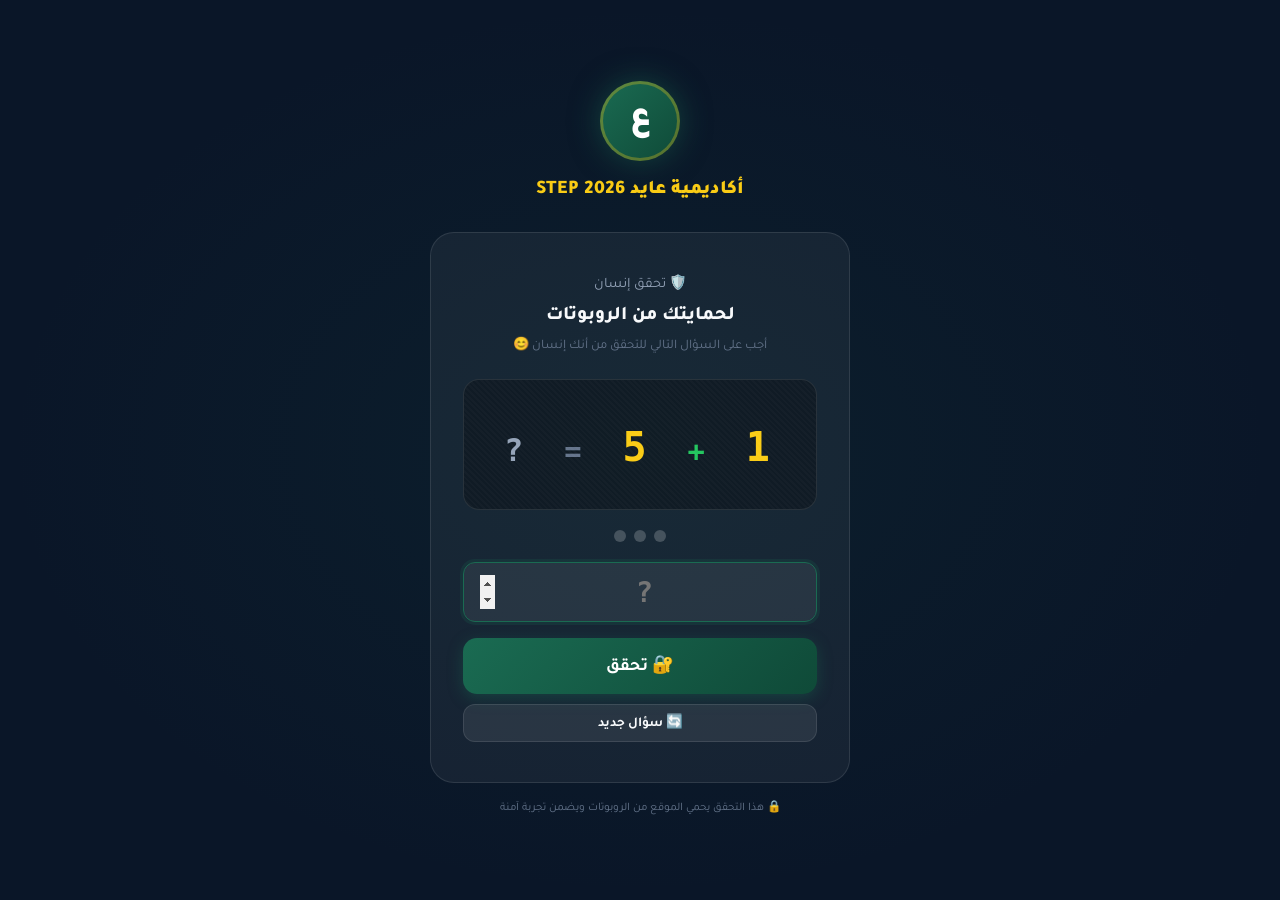
<file: captcha.html>
<!DOCTYPE html>
<html lang="ar" dir="rtl">
<head>
<meta charset="UTF-8">
<meta name="viewport" content="width=device-width, initial-scale=1.0">
<title>تحقق إنسان - أكاديمية عايد STEP 2026</title>
<link rel="stylesheet" href="assets/css/main.css">
<link href="https://fonts.googleapis.com/css2?family=Tajawal:wght@400;700;800;900&display=swap" rel="stylesheet">
<link rel="manifest" href="manifest.json">
<link rel="icon" href="logo-192.png">
<style>
.captcha-page { min-height: 100vh; display: flex; align-items: center; justify-content: center; padding: 24px; background: radial-gradient(ellipse at 50% 50%, rgba(26,107,82,0.1) 0%, transparent 70%), var(--bg); }
.captcha-container { max-width: 420px; width: 100%; text-align: center; }
.captcha-logo { margin-bottom: 24px; }
.captcha-card { background: rgba(255,255,255,0.05); border: 1px solid rgba(255,255,255,0.1); border-radius: 24px; padding: 40px 32px; }
.captcha-question { font-size: clamp(2rem,6vw,3rem); font-weight: 900; color: var(--accent); letter-spacing: 6px; background: rgba(0,0,0,0.3); padding: 24px; border-radius: 16px; margin: 20px 0; font-family: monospace; user-select: none; border: 1px solid rgba(255,255,255,0.1); position: relative; overflow: hidden; }
.captcha-question::after { content: ''; position: absolute; inset: 0; background: repeating-linear-gradient(45deg, transparent, transparent 2px, rgba(255,255,255,0.02) 2px, rgba(255,255,255,0.02) 4px); }
.captcha-dots { display: flex; justify-content: center; gap: 8px; margin-bottom: 20px; }
.captcha-dot { width: 12px; height: 12px; border-radius: 50%; background: rgba(255,255,255,0.2); transition: all 0.3s; }
.captcha-dot.error { background: var(--danger); transform: scale(1.2); }
.captcha-dot.success { background: var(--success); }
.captcha-answer { font-size: 1.8rem; text-align: center; font-family: monospace; font-weight: 700; letter-spacing: 6px; }
.auto-check-bar { width: 100%; height: 4px; background: rgba(255,255,255,0.1); border-radius: 2px; overflow: hidden; margin-top: 12px; }
.auto-check-fill { height: 100%; background: var(--primary); width: 0%; transition: width 0.1s linear; }
.success-anim { animation: successPop 0.5s ease; }
@keyframes successPop { 0% { transform: scale(0.8); } 60% { transform: scale(1.1); } 100% { transform: scale(1); } }
</style>
</head>
<body>
<div id="toastContainer"></div>

<div class="captcha-page">
  <div class="captcha-container">
    <div class="captcha-logo">
      <div class="academy-logo" style="margin:0 auto 14px">ع</div>
      <div style="font-size:1.2rem;font-weight:900;color:var(--accent)">أكاديمية عايد STEP 2026</div>
    </div>

    <div class="captcha-card" id="captchaCard">
      <!-- مرحلة التحقق -->
      <div id="verifyStage">
        <div style="font-size:0.9rem;color:var(--text2);margin-bottom:8px">🛡️ تحقق إنسان</div>
        <h2 style="font-size:1.2rem;margin-bottom:6px">لحمايتك من الروبوتات</h2>
        <p style="font-size:0.82rem;color:var(--text3);margin-bottom:20px">أجب على السؤال التالي للتحقق من أنك إنسان 😊</p>

        <!-- السؤال -->
        <div class="captcha-question" id="captchaQuestion">
          <span id="q-num1">?</span> + <span id="q-num2">?</span> = ?
        </div>

        <!-- نقاط المحاولات -->
        <div class="captcha-dots">
          <div class="captcha-dot" id="dot0"></div>
          <div class="captcha-dot" id="dot1"></div>
          <div class="captcha-dot" id="dot2"></div>
        </div>

        <!-- إدخال الإجابة -->
        <div style="margin-bottom:16px">
          <input
            type="number"
            id="captchaInput"
            class="form-control captcha-answer"
            placeholder="?"
            autofocus
            inputmode="numeric"
            oninput="onAnswerInput(this.value)"
            onkeypress="if(event.key==='Enter') verifyCaptcha()"
          >
          <!-- شريط التحقق التلقائي -->
          <div class="auto-check-bar" id="autoCheckBar" style="display:none">
            <div class="auto-check-fill" id="autoCheckFill"></div>
          </div>
        </div>

        <button class="btn btn-primary btn-full btn-lg" onclick="verifyCaptcha()" id="verifyBtn">
          🔐 تحقق
        </button>

        <button class="btn btn-ghost btn-sm" style="margin-top:10px;width:100%" onclick="refreshCaptcha()">
          🔄 سؤال جديد
        </button>
      </div>

      <!-- مرحلة النجاح -->
      <div id="successStage" style="display:none" class="success-anim">
        <div style="font-size:5rem;margin-bottom:16px">✅</div>
        <h2 style="font-size:1.4rem;color:var(--success);margin-bottom:8px">تم التحقق بنجاح!</h2>
        <p style="color:var(--text2);font-size:0.9rem;margin-bottom:20px">أهلاً وسهلاً! يتم توجيهك الآن...</p>
        <div style="display:flex;align-items:center;justify-content:center;gap:12px;color:var(--text3);font-size:0.85rem">
          <div style="width:24px;height:24px;border:3px solid var(--primary);border-top-color:transparent;border-radius:50%;animation:spin 0.8s linear infinite"></div>
          <span>جارٍ التوجيه...</span>
        </div>
      </div>

      <!-- مرحلة الحجب المؤقت -->
      <div id="blockedStage" style="display:none">
        <div style="font-size:4rem;margin-bottom:16px">⏳</div>
        <h2 style="font-size:1.2rem;color:var(--danger);margin-bottom:8px">محاولات كثيرة!</h2>
        <p style="color:var(--text2);margin-bottom:20px">انتظر <strong id="blockTimer" style="color:var(--accent)">30</strong> ثانية قبل المحاولة مجدداً</p>
        <div class="progress-bar-wrap">
          <div class="progress-bar-fill" id="blockBar" style="width:0%;background:var(--danger)"></div>
        </div>
      </div>
    </div>

    <p style="font-size:0.72rem;color:var(--text3);margin-top:16px">
      🔒 هذا التحقق يحمي الموقع من الروبوتات ويضمن تجربة آمنة
    </p>
  </div>
</div>

<script src="assets/js/app.js"></script>
<script>
let attempts = 0;
let autoCheckTimer = null;
let captchaAnswer = 0;
let captchaQ = { num1: 0, num2: 0, op: '+' };

function generateCaptcha() {
  // عشوائية في العمليات
  const ops = ['+', '-', '×'];
  const op = ops[Math.floor(Math.random() * ops.length)];
  let n1 = Math.floor(Math.random() * 15) + 1;
  let n2 = Math.floor(Math.random() * 12) + 1;

  if (op === '-' && n1 < n2) [n1, n2] = [n2, n1];

  captchaQ = { num1: n1, num2: n2, op };
  captchaAnswer = op === '+' ? n1 + n2 : op === '-' ? n1 - n2 : n1 * n2;

  document.getElementById('q-num1').textContent = n1;
  document.getElementById('q-num2').textContent = n2;
  document.getElementById('captchaQuestion').innerHTML =
    `<span style="font-size:2.5rem">${n1}</span> <span style="font-size:1.8rem;color:var(--primary-light)">${op === '*' ? '×' : op}</span> <span style="font-size:2.5rem">${n2}</span> <span style="font-size:1.8rem;color:var(--text3)">=</span> <span style="font-size:2rem;color:var(--text2)">?</span>`;
}

function refreshCaptcha() {
  document.getElementById('captchaInput').value = '';
  clearTimeout(autoCheckTimer);
  document.getElementById('autoCheckBar').style.display = 'none';
  document.getElementById('autoCheckFill').style.width = '0%';
  generateCaptcha();
}

function onAnswerInput(val) {
  clearTimeout(autoCheckTimer);
  const autoBar = document.getElementById('autoCheckBar');
  const autoFill = document.getElementById('autoCheckFill');

  if (!val.trim()) {
    autoBar.style.display = 'none';
    return;
  }

  // عرض شريط التحقق التلقائي
  autoBar.style.display = 'block';
  let progress = 0;
  autoFill.style.width = '0%';

  autoCheckTimer = setInterval(() => {
    progress += 5;
    autoFill.style.width = progress + '%';
    if (progress >= 100) {
      clearInterval(autoCheckTimer);
      autoCheckTimer = null;
      verifyCaptcha();
    }
  }, 80);
}

function verifyCaptcha() {
  clearInterval(autoCheckTimer);
  document.getElementById('autoCheckBar').style.display = 'none';

  const input = document.getElementById('captchaInput').value.trim();
  const userAnswer = parseInt(input);

  if (isNaN(userAnswer)) {
    toast.warning('أدخل رقماً صحيحاً!');
    return;
  }

  if (userAnswer === captchaAnswer) {
    // نجاح!
    store.set('captchaPassed', true);
    document.getElementById('verifyStage').style.display = 'none';
    document.getElementById('successStage').style.display = 'block';
    document.getElementById('captchaCard').classList.add('success-anim');

    // تحديث نقاط النجاح
    for (let i = 0; i < 3; i++) {
      document.getElementById('dot' + i).classList.add('success');
    }

    toast.success('تم التحقق! ✅');
    setTimeout(() => {
      // التوجيه للصفحة المناسبة
      const redirect = new URLSearchParams(location.search).get('redirect') || 'index.html';
      window.location.href = redirect;
    }, 1500);
  } else {
    // خطأ
    attempts++;
    document.getElementById('captchaInput').value = '';
    document.getElementById('captchaInput').classList.add('error');
    setTimeout(() => document.getElementById('captchaInput').classList.remove('error'), 800);

    if (attempts <= 3) {
      document.getElementById('dot' + (attempts - 1)).classList.add('error');
      toast.error(`إجابة غلط! المتبقي: ${3 - attempts} محاولات`);

      // اهتزاز السؤال
      const q = document.getElementById('captchaQuestion');
      q.style.animation = 'none';
      q.style.transform = 'translateX(-10px)';
      setTimeout(() => { q.style.transform = 'translateX(0)'; q.style.animation = ''; }, 300);
    }

    if (attempts >= 3) {
      showBlock();
    } else {
      refreshCaptcha();
    }
  }
}

function showBlock() {
  document.getElementById('verifyStage').style.display = 'none';
  document.getElementById('blockedStage').style.display = 'block';

  let remaining = 30;
  const timer = setInterval(() => {
    remaining--;
    document.getElementById('blockTimer').textContent = remaining;
    document.getElementById('blockBar').style.width = ((30 - remaining) / 30 * 100) + '%';
    if (remaining <= 0) {
      clearInterval(timer);
      attempts = 0;
      // إعادة التعيين
      document.querySelectorAll('.captcha-dot').forEach(d => d.className = 'captcha-dot');
      document.getElementById('blockedStage').style.display = 'none';
      document.getElementById('verifyStage').style.display = 'block';
      refreshCaptcha();
    }
  }, 1000);
}

document.addEventListener('DOMContentLoaded', () => {
  // إذا تجاوز captcha من قبل
  if (store.get('captchaPassed')) {
    window.location.href = auth.isLoggedIn() ? 'index.html' : 'login.html';
    return;
  }

  generateCaptcha();

  // مستمع مفاتيح
  document.getElementById('captchaInput').addEventListener('keydown', (e) => {
    if (e.key === 'Enter') verifyCaptcha();
  });
});
</script>
</body>
</html>
</file>
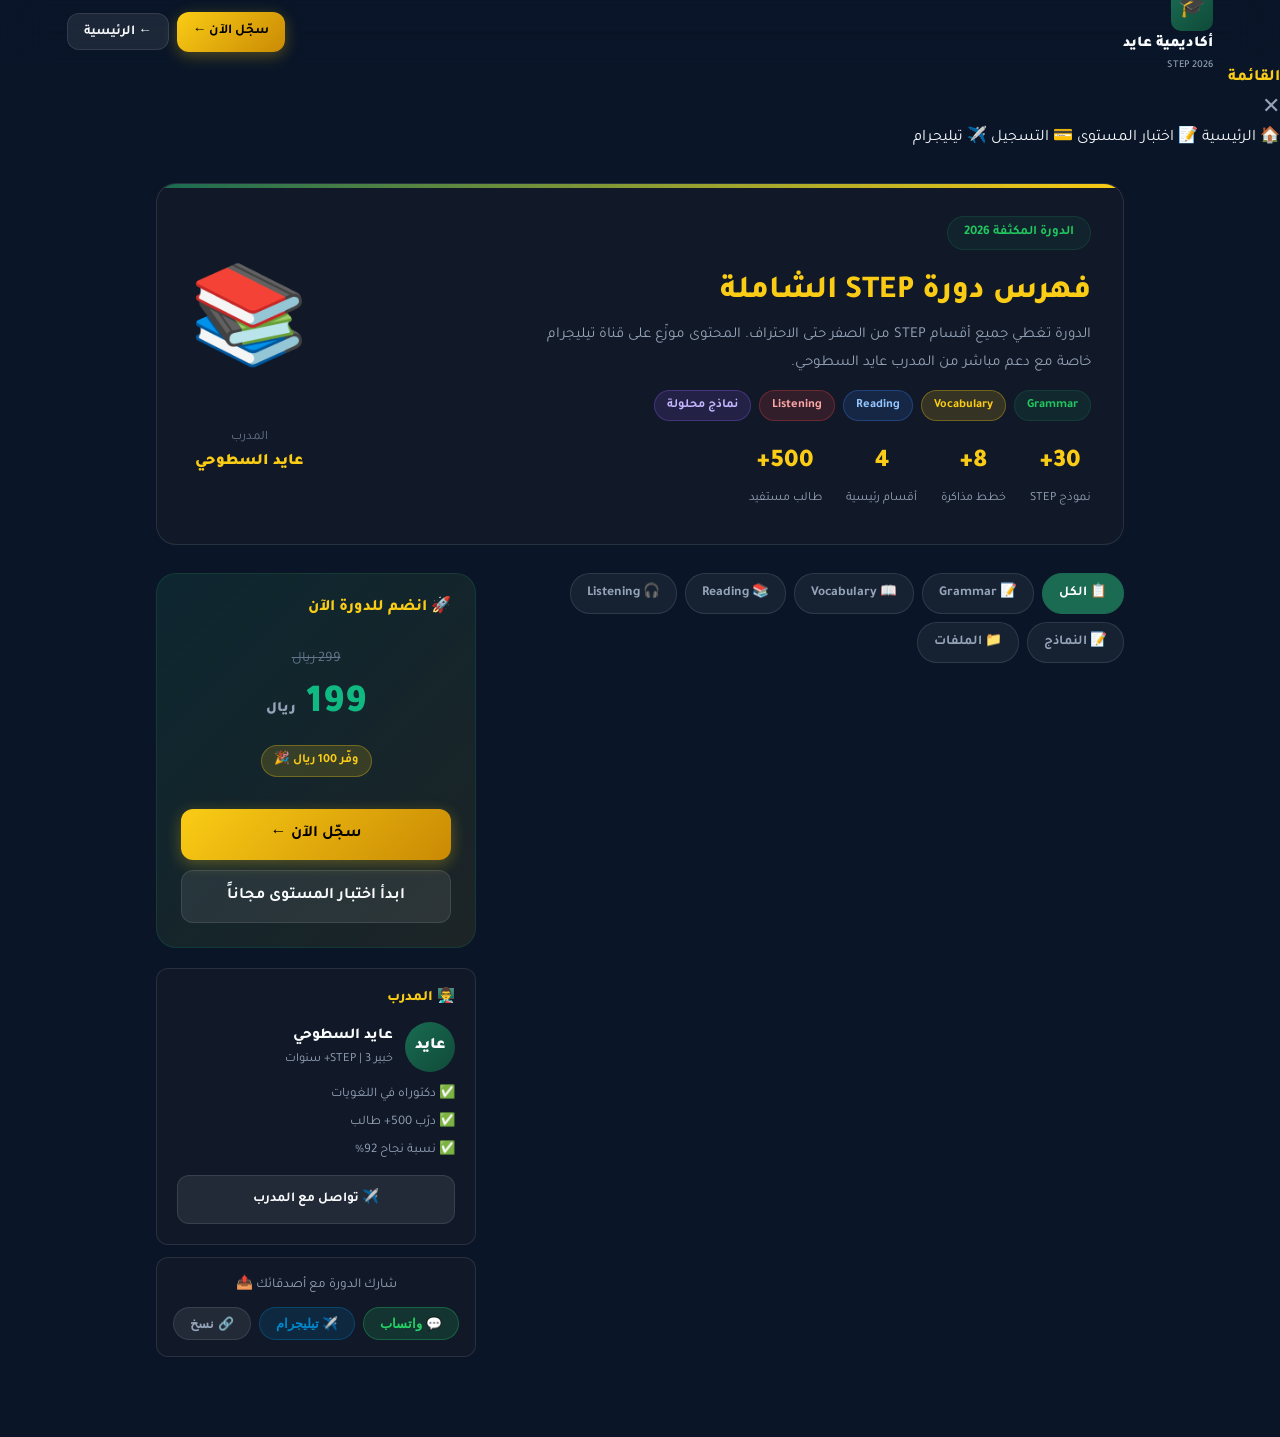
<file: course.html>
<!DOCTYPE html>
<html lang="ar" dir="rtl">
<head>
<meta charset="UTF-8">
<meta name="viewport" content="width=device-width, initial-scale=1.0">
<title>فهرس الدورة المكثفة - أكاديمية عايد STEP 2026</title>
<meta name="description" content="استعرض فهرس الدورة المكثفة الكاملة لاختبار STEP 2026">
<link rel="stylesheet" href="assets/css/main.css">
<link href="https://fonts.googleapis.com/css2?family=Tajawal:wght@400;500;700;900&display=swap" rel="stylesheet">
<link rel="manifest" href="manifest.json">
<meta name="theme-color" content="#0a1628">
<style>
.course-page { padding: 30px 0 80px; }
.course-container { max-width: 1000px; margin: 0 auto; padding: 0 16px; }

/* Overview */
.course-overview { background: var(--bg2); border: 1px solid var(--card-border); border-radius: var(--radius-lg); padding: 32px; margin-bottom: 28px; position: relative; overflow: hidden; }
.course-overview::before { content: ''; position: absolute; top: 0; left: 0; right: 0; height: 4px; background: linear-gradient(90deg, var(--primary), var(--accent)); }
.overview-grid { display: grid; grid-template-columns: 1fr auto; gap: 24px; align-items: center; }
@media (max-width: 600px) { .overview-grid { grid-template-columns: 1fr; } }
.overview-stats { display: flex; gap: 24px; flex-wrap: wrap; margin-top: 20px; }
.ov-stat { text-align: center; }
.ov-stat-num { font-size: 1.6rem; font-weight: 900; color: var(--accent); display: block; }
.ov-stat-lbl { font-size: 0.78rem; color: var(--text2); }
.course-tags { display: flex; gap: 8px; flex-wrap: wrap; margin-top: 14px; }

/* Section tabs */
.section-tabs { display: flex; gap: 8px; flex-wrap: wrap; margin-bottom: 24px; }
.sec-tab { display: flex; align-items: center; gap: 6px; padding: 8px 16px; border-radius: 20px; border: 1.5px solid var(--card-border); background: var(--card); font-size: 0.85rem; font-weight: 700; cursor: pointer; transition: all var(--transition); color: var(--text2); }
.sec-tab:hover, .sec-tab.active { color: #fff; }
.sec-tab.active[data-sec="all"] { background: var(--primary); border-color: var(--primary); }
.sec-tab.active[data-sec="grammar"] { background: #1a6b52; border-color: #1a6b52; }
.sec-tab.active[data-sec="vocabulary"] { background: #ca8a04; border-color: #ca8a04; }
.sec-tab.active[data-sec="reading"] { background: #1e40af; border-color: #1e40af; }
.sec-tab.active[data-sec="listening"] { background: #991b1b; border-color: #991b1b; }
.sec-tab.active[data-sec="tests"] { background: #7c3aed; border-color: #7c3aed; }
.sec-tab.active[data-sec="files"] { background: #0e7490; border-color: #0e7490; }

/* Course section accordion */
.cs-block { background: var(--bg2); border: 1px solid var(--card-border); border-radius: var(--radius); margin-bottom: 12px; overflow: hidden; transition: border-color var(--transition); }
.cs-block.open { border-color: rgba(26,107,82,0.3); }
.cs-header { display: flex; align-items: center; gap: 12px; padding: 16px 18px; cursor: pointer; transition: background var(--transition); }
.cs-header:hover { background: rgba(255,255,255,0.03); }
.cs-icon { font-size: 1.3rem; flex-shrink: 0; }
.cs-info { flex: 1; }
.cs-title { font-size: 0.95rem; font-weight: 800; color: var(--text); }
.cs-sub { font-size: 0.78rem; color: var(--text2); margin-top: 3px; }
.cs-count { background: rgba(255,255,255,0.08); border-radius: 12px; padding: 2px 10px; font-size: 0.75rem; color: var(--text3); white-space: nowrap; }
.cs-arrow { transition: transform var(--transition); color: var(--text3); font-size: 0.8rem; }
.cs-block.open .cs-arrow { transform: rotate(180deg); }
.cs-body { display: none; border-top: 1px solid rgba(255,255,255,0.06); }
.cs-block.open .cs-body { display: block; }

/* Lesson item */
.lesson-li { display: flex; align-items: center; gap: 12px; padding: 12px 18px; border-bottom: 1px solid rgba(255,255,255,0.04); transition: background var(--transition); }
.lesson-li:last-child { border-bottom: none; }
.lesson-li:hover { background: rgba(255,255,255,0.02); }
.lesson-li-icon { font-size: 1rem; flex-shrink: 0; width: 24px; text-align: center; }
.lesson-li-title { flex: 1; font-size: 0.88rem; color: var(--text2); }
.lesson-li-tag { font-size: 0.72rem; font-weight: 700; padding: 2px 8px; border-radius: 10px; white-space: nowrap; }
.tag-video { background: rgba(239,68,68,0.15); color: #fca5a5; }
.tag-pdf { background: rgba(239,68,68,0.15); color: #f87171; }
.tag-audio { background: rgba(139,92,246,0.15); color: #c4b5fd; }
.tag-test { background: rgba(250,204,21,0.15); color: var(--accent); }
.tag-summary { background: rgba(16,185,129,0.15); color: #6ee7b7; }

/* CTA sidebar */
.sticky-sidebar { position: sticky; top: 80px; }
.cta-sidebar { background: linear-gradient(135deg, rgba(26,107,82,0.2), rgba(250,204,21,0.08)); border: 1px solid rgba(26,107,82,0.3); border-radius: var(--radius-lg); padding: 24px; margin-bottom: 20px; }
.cta-sidebar h4 { color: var(--accent); margin-bottom: 12px; font-size: 1rem; }
.cta-price-big { text-align: center; padding: 16px 0; }

/* Layout */
.course-layout { display: grid; grid-template-columns: 1fr 320px; gap: 28px; }
@media (max-width: 900px) { .course-layout { grid-template-columns: 1fr; } .sticky-sidebar { position: static; } }

/* Progress */
.learn-progress { background: var(--bg2); border: 1px solid var(--card-border); border-radius: var(--radius); padding: 16px 18px; margin-bottom: 20px; }
.learn-progress h5 { font-size: 0.88rem; color: var(--text2); margin-bottom: 8px; }
</style>
</head>
<body>

<!-- Header -->
<header class="site-header" id="mainHeader">
  <div class="container">
    <div class="header-inner">
      <div class="header-logo" onclick="location.href='index.html'">
        <div style="width:42px;height:42px;background:linear-gradient(135deg,#1a6b52,#0f4a38);border-radius:10px;display:flex;align-items:center;justify-content:center;font-size:1.4rem">🎓</div>
        <div class="logo-text-wrap">
          <div class="logo-name">أكاديمية عايد</div>
          <div class="logo-sub">STEP 2026</div>
        </div>
      </div>
      <div style="display:flex;gap:8px;align-items:center">
        <a href="register.html" class="btn btn-accent btn-sm">سجّل الآن ←</a>
        <button class="btn btn-ghost btn-sm" onclick="location.href='index.html'">← الرئيسية</button>
        <button class="menu-toggle" id="menuToggle"><div class="hamburger"><span></span><span></span><span></span></div></button>
      </div>
    </div>
  </div>
</header>

<div class="mobile-menu" id="mobileMenu">
  <div class="mobile-menu-panel">
    <div class="mobile-menu-header">
      <div style="font-weight:800;color:var(--accent)">القائمة</div>
      <button style="background:none;border:none;color:var(--text2);font-size:1.4rem;cursor:pointer" id="mobileMenuClose">✕</button>
    </div>
    <a class="mobile-nav-link" href="index.html">🏠 الرئيسية</a>
    <a class="mobile-nav-link" href="quiz.html">📝 اختبار المستوى</a>
    <a class="mobile-nav-link" href="register.html">💳 التسجيل</a>
    <a class="mobile-nav-link" href="https://t.me/stepp2024" target="_blank">✈️ تيليجرام</a>
  </div>
</div>

<main class="course-page">
  <div class="course-container">

    <!-- Overview -->
    <div class="course-overview" data-aos>
      <div class="overview-grid">
        <div>
          <div class="section-badge">الدورة المكثفة 2026</div>
          <h1 style="font-size:clamp(1.4rem,3vw,2rem);color:var(--accent);margin:10px 0 8px">فهرس دورة STEP الشاملة</h1>
          <p style="color:var(--text2);font-size:0.95rem;line-height:1.8;max-width:580px">الدورة تغطي جميع أقسام STEP من الصفر حتى الاحتراف. المحتوى موزّع على قناة تيليجرام خاصة مع دعم مباشر من المدرب عايد السطوحي.</p>
          <div class="course-tags">
            <span class="badge badge-primary">Grammar</span>
            <span class="badge badge-accent">Vocabulary</span>
            <span class="badge badge-info">Reading</span>
            <span class="badge badge-danger">Listening</span>
            <span class="badge" style="background:rgba(139,92,246,0.15);color:#c4b5fd;border:1px solid rgba(139,92,246,0.3)">نماذج محلولة</span>
          </div>
          <div class="overview-stats">
            <div class="ov-stat"><span class="ov-stat-num">30+</span><span class="ov-stat-lbl">نموذج STEP</span></div>
            <div class="ov-stat"><span class="ov-stat-num">8+</span><span class="ov-stat-lbl">خطط مذاكرة</span></div>
            <div class="ov-stat"><span class="ov-stat-num">4</span><span class="ov-stat-lbl">أقسام رئيسية</span></div>
            <div class="ov-stat"><span class="ov-stat-num">500+</span><span class="ov-stat-lbl">طالب مستفيد</span></div>
          </div>
        </div>
        <div style="text-align:center">
          <div style="font-size:6rem;margin-bottom:12px">📚</div>
          <div style="font-size:0.8rem;color:var(--text3)">المدرب</div>
          <div style="font-weight:900;color:var(--accent)">عايد السطوحي</div>
        </div>
      </div>
    </div>

    <!-- Main layout -->
    <div class="course-layout">

      <!-- Left: Sections -->
      <div>
        <!-- Filter tabs -->
        <div class="section-tabs">
          <div class="sec-tab active" data-sec="all" onclick="filterSections('all')">📋 الكل</div>
          <div class="sec-tab" data-sec="grammar" onclick="filterSections('grammar')">📝 Grammar</div>
          <div class="sec-tab" data-sec="vocabulary" onclick="filterSections('vocabulary')">📖 Vocabulary</div>
          <div class="sec-tab" data-sec="reading" onclick="filterSections('reading')">📚 Reading</div>
          <div class="sec-tab" data-sec="listening" onclick="filterSections('listening')">🎧 Listening</div>
          <div class="sec-tab" data-sec="tests" onclick="filterSections('tests')">📝 النماذج</div>
          <div class="sec-tab" data-sec="files" onclick="filterSections('files')">📁 الملفات</div>
        </div>

        <!-- Sections list -->
        <div id="courseContent"></div>
      </div>

      <!-- Right sidebar -->
      <div class="sticky-sidebar">
        <div class="cta-sidebar">
          <h4>🚀 انضم للدورة الآن</h4>
          <div class="cta-price-big">
            <div style="text-decoration:line-through;color:var(--text3);font-size:0.9rem">299 ريال</div>
            <div style="font-size:2.5rem;font-weight:900;color:var(--success)">199 <small style="font-size:0.9rem;color:var(--text2)">ريال</small></div>
            <div class="save-badge" style="background:rgba(250,204,21,0.15);border:1px solid rgba(250,204,21,0.3);color:var(--accent);border-radius:20px;padding:4px 12px;font-size:0.78rem;font-weight:700;display:inline-block;margin-top:6px">وفّر 100 ريال 🎉</div>
          </div>
          <a href="register.html" class="btn btn-accent btn-full" style="margin-top:16px">سجّل الآن ←</a>
          <a href="quiz.html" class="btn btn-ghost btn-full" style="margin-top:10px">ابدأ اختبار المستوى مجاناً</a>
        </div>

        <!-- Countdown -->
        <div id="courseSideCountdown"></div>

        <!-- Seats -->
        <div style="margin-top:12px" id="courseSideSeats"></div>

        <!-- Trainer -->
        <div style="background:var(--bg2);border:1px solid var(--card-border);border-radius:var(--radius);padding:20px;margin-top:16px">
          <h5 style="color:var(--accent);margin-bottom:14px;font-size:0.9rem">👨‍🏫 المدرب</h5>
          <div style="display:flex;align-items:center;gap:12px;margin-bottom:12px">
            <div style="width:50px;height:50px;background:linear-gradient(135deg,#1a6b52,#0f4a38);border-radius:50%;display:flex;align-items:center;justify-content:center;font-weight:900;font-size:1rem">عايد</div>
            <div>
              <div style="font-weight:800;font-size:0.95rem">عايد السطوحي</div>
              <div style="font-size:0.78rem;color:var(--text2)">خبير STEP | 3+ سنوات</div>
            </div>
          </div>
          <div style="display:flex;flex-direction:column;gap:6px">
            <div style="font-size:0.82rem;color:var(--text2);display:flex;align-items:center;gap:6px">✅ دكتوراه في اللغويات</div>
            <div style="font-size:0.82rem;color:var(--text2);display:flex;align-items:center;gap:6px">✅ درّب 500+ طالب</div>
            <div style="font-size:0.82rem;color:var(--text2);display:flex;align-items:center;gap:6px">✅ نسبة نجاح 92%</div>
          </div>
          <a href="https://t.me/stepp2024" target="_blank" class="btn btn-ghost btn-full" style="margin-top:12px;font-size:0.85rem">✈️ تواصل مع المدرب</a>
        </div>

        <!-- Share -->
        <div style="background:var(--bg2);border:1px solid var(--card-border);border-radius:var(--radius);padding:16px;margin-top:12px">
          <p style="color:var(--text2);font-size:0.85rem;margin-bottom:10px;text-align:center">شارك الدورة مع أصدقائك 📤</p>
          <div style="display:flex;gap:8px;justify-content:center">
            <button class="share-btn share-whatsapp" onclick="share.whatsapp()">💬 واتساب</button>
            <button class="share-btn share-telegram" onclick="share.telegram()">✈️ تيليجرام</button>
            <button class="share-btn share-copy" onclick="share.copy()">🔗 نسخ</button>
          </div>
        </div>
      </div>

    </div><!-- course-layout -->
  </div>
</main>

<div id="toastContainer"></div>

<script src="assets/js/app.js"></script>
<script>

// Complete course index data
const COURSE_SECTIONS = [
  {
    id: 'intro', section: 'grammar', icon: '🎬', title: 'المقدمة والتمهيد', sub: 'قبل أن تبدأ',
    lessons: [
      { icon: '▶️', title: 'مقدمة أكاديمية عايد ومحتوى القناة', tag: 'video' },
      { icon: '📄', title: 'نظرة عامة على اختبار STEP - البنية والدرجات', tag: 'pdf' },
      { icon: '▶️', title: 'كيف تستفيد من الدورة إلى أقصى درجة', tag: 'video' },
      { icon: '📄', title: 'خطة الدراسة المقترحة (7 | 15 | 30 يوم)', tag: 'pdf' },
    ]
  },
  {
    id: 'grammar1', section: 'grammar', icon: '📝', title: 'Grammar | الأزمنة الأساسية', sub: 'الزمن البسيط والمستمر',
    lessons: [
      { icon: '▶️', title: 'Simple Present - القواعد والاستخدامات', tag: 'video' },
      { icon: '▶️', title: 'Present Continuous - الاستخدامات المتكررة', tag: 'video' },
      { icon: '▶️', title: 'Simple Past - الأفعال المنتظمة وغير المنتظمة', tag: 'video' },
      { icon: '▶️', title: 'Past Continuous - التزامن والانقطاع', tag: 'video' },
      { icon: '▶️', title: 'Simple Future (will / going to) - الفرق بينهما', tag: 'video' },
      { icon: '📄', title: 'ملخص PDF الأزمنة الأساسية مع جدول مقارنة', tag: 'pdf' },
      { icon: '🧩', title: 'تمارين الأزمنة الأساسية (30 سؤال)', tag: 'test' },
    ]
  },
  {
    id: 'grammar2', section: 'grammar', icon: '📝', title: 'Grammar | الأزمنة التامة', sub: 'Present Perfect, Past Perfect',
    lessons: [
      { icon: '▶️', title: 'Present Perfect - الاستخدامات والكلمات المصاحبة', tag: 'video' },
      { icon: '▶️', title: 'Past Perfect - تسلسل الأحداث في الماضي', tag: 'video' },
      { icon: '▶️', title: 'Future Perfect - الأحداث المكتملة في المستقبل', tag: 'video' },
      { icon: '📄', title: 'ملخص الأزمنة التامة مع أمثلة', tag: 'pdf' },
      { icon: '🧩', title: 'تمارين الأزمنة التامة', tag: 'test' },
    ]
  },
  {
    id: 'grammar3', section: 'grammar', icon: '📝', title: 'Grammar | Conditionals', sub: 'جمل الشرط الأربعة',
    lessons: [
      { icon: '▶️', title: 'Zero Conditional - الحقائق العلمية والعامة', tag: 'video' },
      { icon: '▶️', title: 'First Conditional - الشرط المحتمل', tag: 'video' },
      { icon: '▶️', title: 'Second Conditional - الشرط غير المحتمل', tag: 'video' },
      { icon: '▶️', title: 'Third Conditional - الأمنيات وتغيير الماضي', tag: 'video' },
      { icon: '▶️', title: 'Mixed Conditionals - الجمع بين النوعين', tag: 'video' },
      { icon: '📄', title: 'ملخص Conditionals - جدول شامل', tag: 'pdf' },
      { icon: '🧩', title: 'اختبار Conditionals (20 سؤال)', tag: 'test' },
    ]
  },
  {
    id: 'grammar4', section: 'grammar', icon: '📝', title: 'Grammar | Relative Clauses', sub: 'ضمائر الوصل',
    lessons: [
      { icon: '▶️', title: 'Who, Which, That - الفرق والاستخدام', tag: 'video' },
      { icon: '▶️', title: 'Whose, Whom, Where, When - الحالات المتقدمة', tag: 'video' },
      { icon: '▶️', title: 'الجمل الوصفية التعريفية وغير التعريفية', tag: 'video' },
      { icon: '📄', title: 'ملخص Relative Clauses', tag: 'pdf' },
    ]
  },
  {
    id: 'grammar5', section: 'grammar', icon: '📝', title: 'Grammar | استثناءات وقواعد متقدمة', sub: 'passive, reported, modals',
    lessons: [
      { icon: '▶️', title: 'Passive Voice - جميع الأزمنة', tag: 'video' },
      { icon: '▶️', title: 'Reported Speech - النقل غير المباشر', tag: 'video' },
      { icon: '▶️', title: 'Modal Verbs - can, could, should, must', tag: 'video' },
      { icon: '▶️', title: 'Gerund vs Infinitive - اختيار الصيغة الصحيحة', tag: 'video' },
      { icon: '▶️', title: 'Subject-Verb Agreement - تطابق الفاعل والفعل', tag: 'video' },
      { icon: '📄', title: 'ملخص القواعد المتقدمة الشامل', tag: 'pdf' },
      { icon: '🧩', title: 'اختبار تجريبي Grammar (40 سؤال)', tag: 'test' },
    ]
  },
  {
    id: 'vocab1', section: 'vocabulary', icon: '📖', title: 'Vocabulary | المفردات الأساسية', sub: 'أكثر 200 كلمة في STEP',
    lessons: [
      { icon: '▶️', title: 'استراتيجية تعلم المفردات في STEP', tag: 'video' },
      { icon: '📄', title: 'قائمة الـ 200 كلمة الأكثر شيوعاً في STEP', tag: 'pdf' },
      { icon: '📄', title: 'Word Families - عائلات الكلمات', tag: 'pdf' },
      { icon: '🧩', title: 'تمارين Synonyms & Antonyms (40 سؤال)', tag: 'test' },
    ]
  },
  {
    id: 'vocab2', section: 'vocabulary', icon: '📖', title: 'Vocabulary | السياق والاستخدام', sub: 'vocab in context',
    lessons: [
      { icon: '▶️', title: 'استنتاج معنى الكلمة من السياق', tag: 'video' },
      { icon: '📄', title: 'Collocations شائعة في STEP', tag: 'pdf' },
      { icon: '📄', title: 'Academic Vocabulary قائمة المفردات الأكاديمية', tag: 'pdf' },
      { icon: '🧩', title: 'اختبار Vocabulary في السياق (30 سؤال)', tag: 'test' },
    ]
  },
  {
    id: 'reading1', section: 'reading', icon: '📚', title: 'Reading | الاستراتيجيات', sub: 'كيف تحل أسئلة الفهم القرائي',
    lessons: [
      { icon: '▶️', title: 'نظرة عامة على قسم Reading في STEP', tag: 'video' },
      { icon: '▶️', title: 'استراتيجية Skimming - المسح السريع', tag: 'video' },
      { icon: '▶️', title: 'استراتيجية Scanning - البحث عن معلومة محددة', tag: 'video' },
      { icon: '▶️', title: 'أنواع أسئلة Reading وكيف تجيب عليها', tag: 'video' },
      { icon: '▶️', title: 'الأسئلة الخادعة في Reading وكيف تتجنبها', tag: 'video' },
      { icon: '📄', title: 'ملخص استراتيجيات Reading', tag: 'pdf' },
    ]
  },
  {
    id: 'reading2', section: 'reading', icon: '📚', title: 'Reading | نصوص ونماذج محلولة', sub: 'passages with full solutions',
    lessons: [
      { icon: '📚', title: 'نص 1: موضوع علمي - مع الحل التفصيلي', tag: 'test' },
      { icon: '📚', title: 'نص 2: موضوع اجتماعي - مع الحل', tag: 'test' },
      { icon: '📚', title: 'نص 3: موضوع أكاديمي - مع الحل', tag: 'test' },
      { icon: '📚', title: 'نص 4: موضوع اقتصادي - مع الحل', tag: 'test' },
      { icon: '📚', title: 'نص 5: موضوع تقني - مع الحل', tag: 'test' },
      { icon: '📄', title: 'نصوص Reading للتدريب الذاتي (غير محلولة)', tag: 'pdf' },
    ]
  },
  {
    id: 'listen1', section: 'listening', icon: '🎧', title: 'Listening | الاستراتيجيات', sub: 'أسرار قسم الاستماع',
    lessons: [
      { icon: '▶️', title: 'نظرة عامة على قسم Listening في STEP', tag: 'video' },
      { icon: '▶️', title: 'أنواع نصوص الاستماع: محادثة، محاضرة، إعلان', tag: 'video' },
      { icon: '▶️', title: 'كيف تكتب الإجابة أثناء الاستماع', tag: 'video' },
      { icon: '▶️', title: 'التركيز على الكلمات المفتاحية والأرقام', tag: 'video' },
      { icon: '📄', title: 'ملخص استراتيجيات Listening', tag: 'pdf' },
    ]
  },
  {
    id: 'listen2', section: 'listening', icon: '🎧', title: 'Listening | نماذج مسجلة محلولة', sub: 'audio recordings with solutions',
    lessons: [
      { icon: '🎵', title: 'محادثة 1: المطعم - مع الحل التفصيلي', tag: 'audio' },
      { icon: '🎵', title: 'محادثة 2: المستشفى - مع الحل', tag: 'audio' },
      { icon: '🎵', title: 'إعلان: تجاري + سياحي - مع الحل', tag: 'audio' },
      { icon: '🎵', title: 'محاضرة أكاديمية - مع الحل', tag: 'audio' },
      { icon: '🎵', title: 'نماذج Listening للتدريب الذاتي', tag: 'audio' },
    ]
  },
  {
    id: 'tests1', section: 'tests', icon: '📝', title: 'نماذج STEP كاملة محلولة', sub: 'full tests with detailed solutions',
    lessons: [
      { icon: '✅', title: 'نموذج STEP 1 كامل - محلول تفصيلي', tag: 'test' },
      { icon: '✅', title: 'نموذج STEP 2 كامل - محلول', tag: 'test' },
      { icon: '✅', title: 'نموذج STEP 3 كامل - محلول', tag: 'test' },
      { icon: '✅', title: 'نموذج STEP 4 كامل - محلول', tag: 'test' },
      { icon: '✅', title: 'نموذج STEP 5 كامل - محلول', tag: 'test' },
      { icon: '✅', title: 'تجميعات 2025 وما قبلها - محلولة', tag: 'test' },
    ]
  },
  {
    id: 'tests2', section: 'tests', icon: '📝', title: 'نماذج STEP للتدريب (غير محلولة)', sub: 'practice tests for self-study',
    lessons: [
      { icon: '⭕', title: 'نموذج تدريب 1 - 160 دقيقة', tag: 'test' },
      { icon: '⭕', title: 'نموذج تدريب 2 - 160 دقيقة', tag: 'test' },
      { icon: '⭕', title: 'نموذج تدريب 3 - 160 دقيقة', tag: 'test' },
      { icon: '⭕', title: 'نموذج تدريب 4 - 160 دقيقة', tag: 'test' },
      { icon: '⭕', title: 'نموذج تدريب 5 - 160 دقيقة', tag: 'test' },
    ]
  },
  {
    id: 'files1', section: 'files', icon: '📁', title: 'الملفات والملخصات الشاملة', sub: 'study materials & resources',
    lessons: [
      { icon: '📄', title: 'خريطة مفاهيم Grammar الكاملة', tag: 'pdf' },
      { icon: '📄', title: 'ملخص سريع لجميع الأقسام (Quick Reference)', tag: 'summary' },
      { icon: '📄', title: 'قائمة المفردات الشاملة للطباعة', tag: 'pdf' },
      { icon: '📄', title: 'خطة المذاكرة: 1 يوم | 3 | 7 | 15 | 30 | 60 | 90 يوم', tag: 'pdf' },
      { icon: '📄', title: 'ملخص استراتيجيات STEP النهائي', tag: 'summary' },
      { icon: '📄', title: 'نصائح يوم الاختبار - Exam Day Tips', tag: 'summary' },
      { icon: '📄', title: 'Vocabulary Flashcards - بطاقات المراجعة', tag: 'pdf' },
    ]
  },
];

let currentFilter = 'all';

function filterSections(sec) {
  currentFilter = sec;
  document.querySelectorAll('.sec-tab').forEach(el => el.classList.toggle('active', el.dataset.sec === sec));
  renderCourse();
}

function renderCourse() {
  const filtered = currentFilter === 'all' ? COURSE_SECTIONS : COURSE_SECTIONS.filter(s => s.section === currentFilter);
  const el = document.getElementById('courseContent');
  const tagLabels = { video: 'فيديو', pdf: 'PDF', audio: 'صوت', test: 'اختبار', summary: 'ملخص' };

  el.innerHTML = filtered.map((cs, idx) => `
    <div class="cs-block ${idx === 0 ? 'open' : ''}" id="cs_${cs.id}">
      <div class="cs-header" onclick="toggleSection('cs_${cs.id}')">
        <div class="cs-icon">${cs.icon}</div>
        <div class="cs-info">
          <div class="cs-title">${cs.title}</div>
          <div class="cs-sub">${cs.sub}</div>
        </div>
        <div class="cs-count">${cs.lessons.length} عنصر</div>
        <div class="cs-arrow">▼</div>
      </div>
      <div class="cs-body">
        ${cs.lessons.map(l => `
          <div class="lesson-li">
            <div class="lesson-li-icon">${l.icon}</div>
            <div class="lesson-li-title">${l.title}</div>
            <span class="lesson-li-tag tag-${l.tag}">${tagLabels[l.tag] || l.tag}</span>
          </div>`).join('')}
      </div>
    </div>`).join('');
}

function toggleSection(id) {
  const el = document.getElementById(id);
  el.classList.toggle('open');
}

document.addEventListener('DOMContentLoaded', () => {
  initHeader();
  initAOS();
  renderCourse();
  renderCountdown(document.getElementById('courseSideCountdown'), 48);
  seats.render(document.getElementById('courseSideSeats'));
  startNotifications();
});
</script>
</body>
</html>
</file>
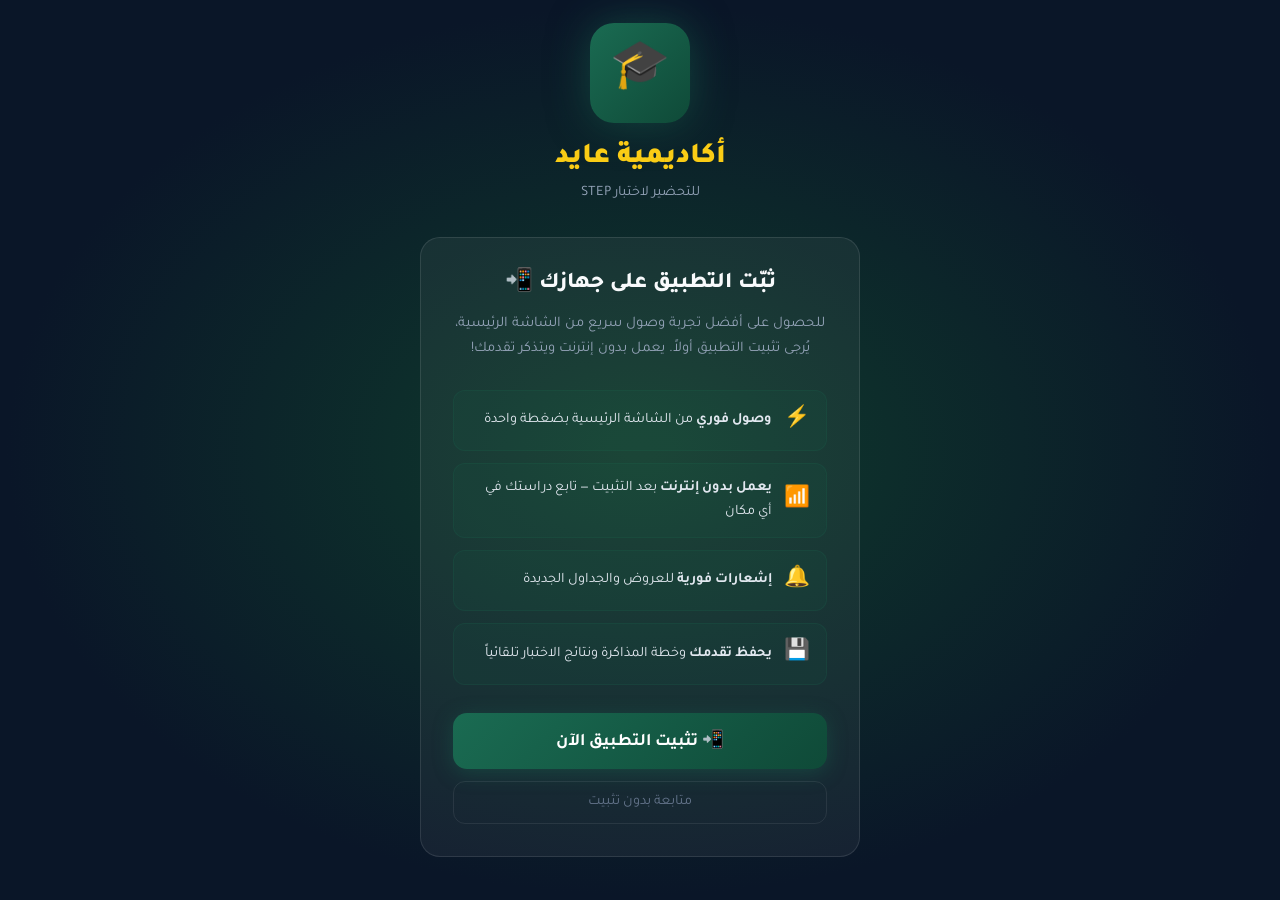
<file: dashboard.html>
<!DOCTYPE html>
<html lang="ar" dir="rtl">
<head>
<meta charset="UTF-8">
<meta name="viewport" content="width=device-width, initial-scale=1.0">
<title>لوحة المتابعة - أكاديمية عايد STEP 2026</title>
<link rel="stylesheet" href="assets/css/main.css">
<link href="https://fonts.googleapis.com/css2?family=Tajawal:wght@400;700;800;900&display=swap" rel="stylesheet">
<link rel="manifest" href="manifest.json">
<link rel="icon" href="logo-192.png">
<style>
.dash-nav { display: flex; gap: 8px; flex-wrap: wrap; margin-bottom: 28px; }
.dash-tab { padding: 9px 18px; border-radius: 20px; font-size: 0.85rem; font-weight: 600; background: rgba(255,255,255,0.06); border: 1px solid var(--card-border); color: var(--text2); cursor: pointer; transition: all 0.3s; }
.dash-tab.active { background: var(--primary); border-color: var(--primary); color: white; }
.tab-content { display: none; }
.tab-content.active { display: block; animation: fadeIn 0.4s ease; }
.calendar-grid { display: grid; grid-template-columns: repeat(7,1fr); gap: 4px; }
.cal-day { aspect-ratio: 1; display: flex; flex-direction: column; align-items: center; justify-content: center; border-radius: 8px; font-size: 0.72rem; cursor: pointer; transition: all 0.2s; background: rgba(255,255,255,0.04); border: 1px solid rgba(255,255,255,0.07); }
.cal-day.today { background: var(--primary); color: white; font-weight: 800; }
.cal-day.has-tasks { border-color: rgba(250,204,21,0.4); }
.cal-day.done { background: rgba(16,185,129,0.2); border-color: rgba(16,185,129,0.4); }
.cal-day:hover { transform: scale(1.1); }
.challenge-card { display: flex; align-items: center; gap: 14px; padding: 16px; margin-bottom: 10px; border-radius: 14px; border: 1px solid var(--card-border); background: rgba(255,255,255,0.04); transition: all 0.3s; }
.challenge-card.completed { background: rgba(16,185,129,0.08); border-color: rgba(16,185,129,0.3); }
.challenge-icon { font-size: 2rem; width: 52px; text-align: center; flex-shrink: 0; }
.challenge-info { flex: 1; }
.challenge-info .title { font-weight: 800; font-size: 0.92rem; }
.challenge-info .desc { font-size: 0.78rem; color: var(--text2); margin-top: 2px; }
.challenge-xp { font-size: 1.1rem; font-weight: 900; color: var(--accent); }
.notif-toggle { display: flex; align-items: center; justify-content: space-between; padding: 14px 0; border-bottom: 1px solid rgba(255,255,255,0.07); }
</style>
</head>
<body>
<div id="toastContainer"></div>

<header class="site-header" id="mainHeader">
  <div class="container header-inner">
    <a href="index.html" class="site-logo">
      <div class="academy-logo-sm">ع</div>
      <div class="logo-text">
        <span class="logo-name">أكاديمية عايد</span>
        <span class="logo-sub">STEP 2026</span>
      </div>
    </a>
    <div style="display:flex;align-items:center;gap:10px">
      <a href="tools.html" class="btn btn-ghost btn-sm">🔧 أدوات</a>
      <div id="userPill" style="display:flex;align-items:center;gap:6px;background:rgba(255,255,255,0.07);border-radius:30px;padding:5px 12px 5px 6px;cursor:pointer" onclick="auth.logout()">
        <div class="user-avatar"><span class="user-avatar-initial">ط</span></div>
        <span class="user-name" style="font-size:0.82rem">طالب</span>
      </div>
    </div>
  </div>
</header>

<main style="padding:40px 0 80px">
  <div class="container">

    <!-- ترحيب + ملخص -->
    <div style="display:flex;align-items:center;justify-content:space-between;flex-wrap:wrap;gap:16px;margin-bottom:28px">
      <div>
        <h1 style="font-size:1.5rem;color:var(--accent)">لوحة المتابعة 📊</h1>
        <p style="color:var(--text2);font-size:0.9rem">أهلاً <strong class="user-name">طالب</strong>! كمل طريقك للنجاح 💪</p>
      </div>
      <div style="display:flex;gap:10px;flex-wrap:wrap">
        <a href="quiz.html" class="btn btn-primary btn-sm">🎯 اختبار جديد</a>
        <a href="results.html" class="btn btn-ghost btn-sm">📈 نتائجي</a>
        <a href="register.html" class="btn btn-accent btn-sm">🚀 سجّل في الكورس</a>
      </div>
    </div>

    <!-- بطاقات الملخص -->
    <div style="display:grid;grid-template-columns:repeat(auto-fit,minmax(160px,1fr));gap:14px;margin-bottom:28px">
      <div class="card" style="text-align:center;padding:20px 16px">
        <div style="font-size:2rem;margin-bottom:8px">🎯</div>
        <div style="font-size:1.8rem;font-weight:900;color:var(--accent)" id="scoreDisplay">--</div>
        <div style="font-size:0.75rem;color:var(--text2)">نتيجة آخر اختبار</div>
      </div>
      <div class="card" style="text-align:center;padding:20px 16px">
        <div style="font-size:2rem;margin-bottom:8px">📊</div>
        <div style="font-size:1.8rem;font-weight:900;color:var(--info)" id="levelDisplay">--</div>
        <div style="font-size:0.75rem;color:var(--text2)">مستواك الحالي</div>
      </div>
      <div class="card" style="text-align:center;padding:20px 16px">
        <div style="font-size:2rem;margin-bottom:8px">🏆</div>
        <div style="font-size:1.8rem;font-weight:900;color:var(--accent)" id="xpDisplay">0</div>
        <div style="font-size:0.75rem;color:var(--text2)">نقاط XP</div>
      </div>
      <div class="card" style="text-align:center;padding:20px 16px">
        <div style="font-size:2rem;margin-bottom:8px">✅</div>
        <div style="font-size:1.8rem;font-weight:900;color:var(--success)" id="progressDisplay">0%</div>
        <div style="font-size:0.75rem;color:var(--text2)">إنجاز اليوم</div>
      </div>
      <div class="card" style="text-align:center;padding:20px 16px">
        <div style="font-size:2rem;margin-bottom:8px">🔥</div>
        <div style="font-size:1.8rem;font-weight:900;color:var(--danger)" id="streakDisplay">0</div>
        <div style="font-size:0.75rem;color:var(--text2)">أيام متتالية</div>
      </div>
    </div>

    <!-- تبويبات لوحة التحكم -->
    <div class="dash-nav">
      <button class="dash-tab active" onclick="switchDashTab('today')">📅 مهام اليوم</button>
      <button class="dash-tab" onclick="switchDashTab('calendar')">📆 التقويم</button>
      <button class="dash-tab" onclick="switchDashTab('challenges')">🏆 التحديات</button>
      <button class="dash-tab" onclick="switchDashTab('notifications')">🔔 الإشعارات</button>
      <button class="dash-tab" onclick="switchDashTab('settings')">⚙️ الإعدادات</button>
    </div>

    <!-- ===== مهام اليوم ===== -->
    <div class="tab-content active" id="tab-today">
      <div style="display:flex;align-items:center;justify-content:space-between;margin-bottom:20px;flex-wrap:wrap;gap:10px">
        <h2 style="font-size:1.1rem;color:var(--accent)">📅 مهام اليوم</h2>
        <div style="display:flex;gap:10px;align-items:center">
          <span id="taskProgressText" style="font-size:0.85rem;color:var(--text2)">0 من 0 مهمة</span>
          <button class="btn btn-ghost btn-sm" onclick="refreshTasks()">🔄 تحديث</button>
        </div>
      </div>

      <div class="progress-bar-wrap" style="margin-bottom:20px">
        <div class="progress-bar-fill" id="taskProgressBar" style="width:0%"></div>
      </div>

      <div id="tasksList" class="card" style="padding:20px"></div>

      <!-- تشجيع إذا أنهى كل المهام -->
      <div id="allDoneMsg" style="display:none;text-align:center;padding:32px;background:rgba(16,185,129,0.1);border:1px solid rgba(16,185,129,0.3);border-radius:16px;margin-top:16px;animation:fadeIn 0.5s ease">
        <div style="font-size:3rem;margin-bottom:12px">🎉</div>
        <h3 style="color:var(--success)">أنهيت كل مهام اليوم!</h3>
        <p style="color:var(--text2);margin-top:8px">عظيم! كمّل بهذا المستوى وستنجح في STEP 💪</p>
      </div>

      <!-- إذا لم يسجل بعد: تشجيع على التسجيل -->
      <div id="registerPromo" style="display:none;margin-top:20px">
        <div style="background:linear-gradient(135deg,rgba(26,107,82,0.15),rgba(250,204,21,0.08));border:1.5px solid rgba(250,204,21,0.3);border-radius:16px;padding:24px;text-align:center">
          <div style="font-size:2rem;margin-bottom:10px">📚</div>
          <h3 style="color:var(--accent);margin-bottom:8px">هل سجلت في الكورس؟</h3>
          <p style="color:var(--text2);font-size:0.88rem;margin-bottom:16px">احصل على المحاضرات المسجلة والنماذج الكاملة 49-52 وخطة دراسية مخصصة</p>
          <div style="display:flex;gap:10px;justify-content:center;flex-wrap:wrap">
            <a href="register.html" class="btn btn-primary">🚀 سجّل الحين - 199 ر. فقط</a>
            <a href="index.html#course" class="btn btn-ghost">معرفة المزيد</a>
          </div>
        </div>
      </div>
    </div>

    <!-- ===== التقويم ===== -->
    <div class="tab-content" id="tab-calendar">
      <div style="display:flex;align-items:center;justify-content:space-between;margin-bottom:20px">
        <h2 style="font-size:1.1rem;color:var(--accent)">📆 جدول المذاكرة</h2>
        <button class="btn btn-ghost btn-sm" onclick="exportSchedule()">📥 تحميل الجدول</button>
      </div>

      <!-- الشهر والأسبوع -->
      <div class="card" style="margin-bottom:20px">
        <div id="calendarHeader" style="display:flex;justify-content:space-between;align-items:center;margin-bottom:14px">
          <button class="btn btn-ghost btn-sm" onclick="prevMonth()">→</button>
          <span id="monthTitle" style="font-weight:800;font-size:1rem"></span>
          <button class="btn btn-ghost btn-sm" onclick="nextMonth()">←</button>
        </div>
        <div style="display:grid;grid-template-columns:repeat(7,1fr);gap:4px;margin-bottom:8px;text-align:center">
          <span style="font-size:0.7rem;color:var(--text3)">أحد</span>
          <span style="font-size:0.7rem;color:var(--text3)">اثنين</span>
          <span style="font-size:0.7rem;color:var(--text3)">ثلاثاء</span>
          <span style="font-size:0.7rem;color:var(--text3)">أربعاء</span>
          <span style="font-size:0.7rem;color:var(--text3)">خميس</span>
          <span style="font-size:0.7rem;color:var(--text3)">جمعة</span>
          <span style="font-size:0.7rem;color:var(--text3)">سبت</span>
        </div>
        <div class="calendar-grid" id="calendarGrid"></div>
      </div>

      <!-- جدول الأسبوع -->
      <h3 style="font-size:1rem;margin-bottom:14px;color:var(--accent)">📋 خطة الأسبوع الحالي</h3>
      <div id="weekSchedule"></div>
    </div>

    <!-- ===== التحديات ===== -->
    <div class="tab-content" id="tab-challenges">
      <div style="display:flex;align-items:center;justify-content:space-between;margin-bottom:20px">
        <h2 style="font-size:1.1rem;color:var(--accent)">🏆 التحديات والإنجازات</h2>
        <div style="text-align:center">
          <div style="font-size:1.5rem;font-weight:900;color:var(--accent)" id="totalXP">0</div>
          <div style="font-size:0.72rem;color:var(--text3)">إجمالي XP</div>
        </div>
      </div>

      <!-- شريط XP -->
      <div style="margin-bottom:24px">
        <div style="display:flex;justify-content:space-between;font-size:0.8rem;color:var(--text2);margin-bottom:6px">
          <span>المستوى الحالي: <strong id="xpLevel">مبتدئ</strong></span>
          <span id="xpToNext">0 XP للمستوى التالي</span>
        </div>
        <div class="xp-bar-wrap">
          <div class="xp-bar-fill" id="xpBar" style="width:0%"></div>
        </div>
      </div>

      <div id="challengesList"></div>
    </div>

    <!-- ===== الإشعارات ===== -->
    <div class="tab-content" id="tab-notifications">
      <h2 style="font-size:1.1rem;color:var(--accent);margin-bottom:20px">🔔 إعدادات الإشعارات</h2>

      <div class="card">
        <div class="notif-toggle">
          <div>
            <div style="font-weight:700;font-size:0.92rem">إشعارات يومية</div>
            <div style="font-size:0.78rem;color:var(--text2)">تذكير يومي بمهام المذاكرة</div>
          </div>
          <div class="toggle-switch on" id="toggle-daily" onclick="toggleNotif('daily', this)">
            <div class="toggle-knob"></div>
          </div>
        </div>
        <div class="notif-toggle">
          <div>
            <div style="font-weight:700;font-size:0.92rem">تذكير موعد الاختبار</div>
            <div style="font-size:0.78rem;color:var(--text2)">تنبيه قبل أسبوع من موعد اختبارك</div>
          </div>
          <div class="toggle-switch on" id="toggle-exam" onclick="toggleNotif('exam', this)">
            <div class="toggle-knob"></div>
          </div>
        </div>
        <div class="notif-toggle">
          <div>
            <div style="font-weight:700;font-size:0.92rem">إشعارات المحتوى الجديد</div>
            <div style="font-size:0.78rem;color:var(--text2)">عند إضافة نماذج أو محاضرات جديدة</div>
          </div>
          <div class="toggle-switch" id="toggle-content" onclick="toggleNotif('content', this)">
            <div class="toggle-knob"></div>
          </div>
        </div>

        <div style="margin-top:20px">
          <label class="form-label">وقت التذكير اليومي</label>
          <input type="time" class="form-control" id="reminderTime" value="08:00" style="max-width:180px" onchange="saveReminderTime(this.value)">
        </div>

        <div style="margin-top:16px;padding-top:14px;border-top:1px solid rgba(255,255,255,0.07)">
          <button class="btn btn-ghost btn-sm" onclick="requestNotificationPermission()">
            🔔 تفعيل إشعارات المتصفح
          </button>
          <p style="font-size:0.75rem;color:var(--text3);margin-top:8px">للحصول على إشعارات حتى عند إغلاق المتصفح</p>
        </div>
      </div>
    </div>

    <!-- ===== الإعدادات ===== -->
    <div class="tab-content" id="tab-settings">
      <h2 style="font-size:1.1rem;color:var(--accent);margin-bottom:20px">⚙️ إعدادات المستخدم</h2>

      <div class="card" style="margin-bottom:20px">
        <h3 style="font-size:0.95rem;color:var(--accent);margin-bottom:16px">👤 بياناتك</h3>
        <div id="userDataDisplay"></div>
        <a href="login.html" class="btn btn-ghost btn-sm" style="margin-top:12px">✏️ تعديل البيانات</a>
      </div>

      <div class="card" style="margin-bottom:20px">
        <h3 style="font-size:0.95rem;color:var(--accent);margin-bottom:16px">🎨 التفضيلات</h3>
        <div class="settings-section">
          <div class="setting-row">
            <div class="setting-info">
              <div class="title">الانتقال التلقائي للسؤال التالي</div>
              <div class="desc">بعد الإجابة بـ 2 ثانية</div>
            </div>
            <div class="toggle-switch on" id="set-autoNext" onclick="toggleSetting('autoNext',this)"><div class="toggle-knob"></div></div>
          </div>
          <div class="setting-row">
            <div class="setting-info">
              <div class="title">إظهار المؤقت في الاختبار</div>
              <div class="desc">عداد تنازلي لكل سؤال</div>
            </div>
            <div class="toggle-switch on" id="set-showTimer" onclick="toggleSetting('showTimer',this)"><div class="toggle-knob"></div></div>
          </div>
          <div class="setting-row">
            <div class="setting-info">
              <div class="title">المؤثرات الصوتية</div>
              <div class="desc">صوت عند الإجابة الصحيحة/الخاطئة</div>
            </div>
            <div class="toggle-switch" id="set-soundEffects" onclick="toggleSetting('soundEffects',this)"><div class="toggle-knob"></div></div>
          </div>
        </div>
      </div>

      <div class="card">
        <h3 style="font-size:0.95rem;color:var(--danger);margin-bottom:12px">⚠️ إعدادات متقدمة</h3>
        <div style="display:flex;gap:10px;flex-wrap:wrap">
          <button class="btn btn-danger btn-sm" onclick="clearProgress()">🗑️ مسح تقدمي</button>
          <button class="btn btn-ghost btn-sm" onclick="exportData()">📤 تصدير بياناتي</button>
          <button class="btn btn-ghost btn-sm" onclick="auth.logout()">🚪 تسجيل الخروج</button>
        </div>
      </div>
    </div>

  </div>
</main>

<!-- مساعد تيليجرام -->
<div class="floating-assistant">
  <button id="assistantToggle" title="المساعد الذكي">
    💬
    <span class="notif-dot"></span>
  </button>
  <div id="assistantChat">
    <div class="chat-header">
      <div class="chat-avatar">ع</div>
      <div class="chat-info">
        <div class="name">مساعد عايد</div>
        <div class="status">● متصل الآن</div>
      </div>
    </div>
    <div class="chat-messages"></div>
    <div class="quick-replies"></div>
    <div class="chat-input-area">
      <input type="text" class="chat-input" placeholder="اكتب سؤالك..." id="chatInput">
      <button class="chat-send-btn" onclick="assistant.sendToTelegram()">➤</button>
    </div>
  </div>
</div>

<script src="assets/js/app.js"></script>
<script>
let currentCalMonth = new Date().getMonth();
let currentCalYear = new Date().getFullYear();

document.addEventListener('DOMContentLoaded', () => {
  if (!auth.checkAll()) return;

  const user = auth.getUser();
  if (user) {
    document.querySelectorAll('.user-name').forEach(el => el.textContent = user.name || 'طالب');
    document.querySelectorAll('.user-avatar-initial').forEach(el => el.textContent = (user.name||'ط').charAt(0));
  }

  // عرض النتائج
  const score = store.get('quizScore');
  const level = store.get('quizLevel');
  document.getElementById('scoreDisplay').textContent = score !== null ? score + '%' : '--';
  document.getElementById('levelDisplay').textContent = level || '--';

  // XP والتحديات
  const xp = challenges.getTotalXP();
  document.getElementById('xpDisplay').textContent = xp;
  document.getElementById('totalXP').textContent = xp;
  updateXPBar(xp);

  // تقدم اليوم
  loadTodayTasks();
  buildCalendar();
  buildChallenges();
  loadUserSettings();
  loadUserData(user);

  // إشعار إذا لم يسجل
  const isReg = store.get('isRegistered');
  if (!isReg) {
    document.getElementById('registerPromo').style.display = 'block';
  }

  // Streak
  updateStreak();
});

function switchDashTab(name) {
  document.querySelectorAll('.dash-tab').forEach((btn, i) => {
    const tabs = ['today','calendar','challenges','notifications','settings'];
    btn.classList.toggle('active', tabs[i] === name);
  });
  document.querySelectorAll('.tab-content').forEach(c => c.classList.remove('active'));
  document.getElementById('tab-' + name).classList.add('active');
}

function loadTodayTasks() {
  const plan = store.get('selectedPlan') || '7';
  const survey = store.get('prequizSurvey') || {};
  const day = Math.floor((Date.now() - (store.get('startDate') || Date.now())) / 86400000);
  let tasks = store.get('dailyTasks');

  // إنشاء مهام اليوم إذا لم توجد أو من يوم مختلف
  const today = new Date().toDateString();
  if (!tasks || !tasks.length || tasks[0]?.date !== today) {
    tasks = taskTracker.generateDailyTasks(plan, day, survey.hoursPerDay || 2);
    if (!store.get('startDate')) store.set('startDate', Date.now());
    taskTracker.saveTasks(tasks);
  }

  renderTasks(tasks);
}

function renderTasks(tasks) {
  const container = document.getElementById('tasksList');
  const done = tasks.filter(t => t.done).length;
  const total = tasks.length;
  const pct = total ? Math.round(done / total * 100) : 0;

  document.getElementById('taskProgressBar').style.width = pct + '%';
  document.getElementById('taskProgressText').textContent = `${done} من ${total} مهمة`;
  document.getElementById('progressDisplay').textContent = pct + '%';

  if (done === total && total > 0) {
    document.getElementById('allDoneMsg').style.display = 'block';
  }

  const icons = { grammar: '📝', vocabulary: '📚', reading: '📖', listening: '🎧' };
  container.innerHTML = tasks.map(task => `
    <div class="task-item">
      <div class="task-checkbox ${task.done ? 'checked' : ''}" onclick="toggleTask('${task.id}')">
        ${task.done ? '✓' : ''}
      </div>
      <div style="flex:1">
        <div class="task-text ${task.done ? 'done' : ''}">${icons[task.section]||'📌'} ${task.text}</div>
        <div style="font-size:0.72rem;color:var(--text3);margin-top:2px">${task.section}</div>
      </div>
    </div>
  `).join('');
}

function toggleTask(id) {
  const done = taskTracker.toggleTask(id);
  const tasks = taskTracker.getTasks();
  renderTasks(tasks);
  if (done) toast.success('أحسنت! مهمة مكتملة ✅');
}

function refreshTasks() {
  store.remove('dailyTasks');
  loadTodayTasks();
  toast.info('تم تحديث المهام 🔄');
}

function buildCalendar() {
  const now = new Date(currentCalYear, currentCalMonth, 1);
  const monthNames = ['يناير','فبراير','مارس','أبريل','مايو','يونيو','يوليو','أغسطس','سبتمبر','أكتوبر','نوفمبر','ديسمبر'];
  document.getElementById('monthTitle').textContent = `${monthNames[currentCalMonth]} ${currentCalYear}`;

  const firstDay = now.getDay();
  const daysInMonth = new Date(currentCalYear, currentCalMonth + 1, 0).getDate();
  const today = new Date().getDate();
  const todayMonth = new Date().getMonth();
  const todayYear = new Date().getFullYear();

  let html = '';
  for (let i = 0; i < firstDay; i++) html += '<div></div>';
  for (let d = 1; d <= daysInMonth; d++) {
    const isToday = d === today && currentCalMonth === todayMonth && currentCalYear === todayYear;
    html += `<div class="cal-day ${isToday ? 'today' : ''}" title="${d} ${monthNames[currentCalMonth]}">${d}</div>`;
  }
  document.getElementById('calendarGrid').innerHTML = html;

  buildWeekSchedule();
}

function buildWeekSchedule() {
  const days = ['الأحد','الإثنين','الثلاثاء','الأربعاء','الخميس','الجمعة','السبت'];
  const sections = [
    { name: 'القواعد', icon: '📝', color: '#3b82f6' },
    { name: 'المفردات', icon: '📚', color: '#8b5cf6' },
    { name: 'القراءة', icon: '📖', color: '#10b981' },
    { name: 'الاستماع', icon: '🎧', color: '#f59e0b' },
    { name: 'نموذج كامل', icon: '📋', color: '#ef4444' },
    { name: 'مراجعة', icon: '🔄', color: '#6b7280' },
    { name: 'راحة', icon: '😴', color: '#1f2937' },
  ];
  const plan = store.get('selectedPlan') || '7';

  let html = '';
  days.forEach((day, i) => {
    const sec = sections[i % sections.length];
    html += `
      <div style="display:flex;align-items:center;gap:14px;padding:12px 16px;background:rgba(255,255,255,0.04);border:1px solid rgba(255,255,255,0.08);border-radius:12px;margin-bottom:8px">
        <div style="width:70px;font-size:0.85rem;font-weight:700;color:var(--text2);flex-shrink:0">${day}</div>
        <div style="width:10px;height:10px;border-radius:50%;background:${sec.color};flex-shrink:0"></div>
        <div style="flex:1">
          <div style="font-weight:700;font-size:0.88rem">${sec.icon} ${sec.name}</div>
          <div style="font-size:0.72rem;color:var(--text3)">${store.get('prequizSurvey')?.hoursPerDay || 2} ساعة</div>
        </div>
      </div>
    `;
  });
  document.getElementById('weekSchedule').innerHTML = html;
}

function prevMonth() {
  if (currentCalMonth === 0) { currentCalMonth = 11; currentCalYear--; }
  else currentCalMonth--;
  buildCalendar();
}

function nextMonth() {
  if (currentCalMonth === 11) { currentCalMonth = 0; currentCalYear++; }
  else currentCalMonth++;
  buildCalendar();
}

function exportSchedule() {
  const plan = store.get('selectedPlan') || '7';
  const user = auth.getUser() || {};
  const text = `جدول دراسة STEP 2026 - ${user.name || 'طالب'}
الخطة: ${plan} أيام
================================
الأحد: القواعد (Grammar) - ${store.get('prequizSurvey')?.hoursPerDay || 2} ساعة
الإثنين: المفردات (Vocabulary)
الثلاثاء: القراءة (Reading)
الأربعاء: الاستماع (Listening)
الخميس: نموذج كامل
الجمعة: مراجعة شاملة
السبت: راحة أو مذاكرة حرة
================================
أكاديمية عايد STEP 2026
تيليجرام: @stepp2024`;
  const blob = new Blob([text], { type: 'text/plain;charset=utf-8' });
  const url = URL.createObjectURL(blob);
  const a = document.createElement('a');
  a.href = url; a.download = 'جدول-دراسة-STEP-2026.txt';
  a.click();
  toast.success('تم تحميل الجدول 📥');
}

function buildChallenges() {
  const completed = challenges.getCompleted();
  let html = '';
  challenges.list.forEach(c => {
    const isDone = completed.includes(c.id);
    html += `
      <div class="challenge-card ${isDone ? 'completed' : ''}">
        <div class="challenge-icon">${c.icon}</div>
        <div class="challenge-info">
          <div class="title">${c.title}</div>
          <div class="desc">${c.desc}</div>
        </div>
        <div style="text-align:center">
          <div class="challenge-xp">+${c.xp}</div>
          <div style="font-size:0.65rem;color:var(--text3)">XP</div>
          ${isDone ? '<div style="font-size:0.72rem;color:var(--success);margin-top:4px">✅ منجز</div>' : ''}
        </div>
      </div>
    `;
  });
  document.getElementById('challengesList').innerHTML = html;
}

function updateXPBar(xp) {
  const levels = [
    { name: 'مبتدئ', max: 100 },
    { name: 'متعلم', max: 250 },
    { name: 'متقدم', max: 500 },
    { name: 'خبير', max: 1000 },
    { name: 'متميز', max: Infinity },
  ];
  const level = levels.find(l => xp < l.max) || levels[levels.length - 1];
  const prev = levels[levels.indexOf(level) - 1];
  const prevMax = prev?.max || 0;
  const pct = Math.min(100, ((xp - prevMax) / (level.max - prevMax)) * 100);

  document.getElementById('xpLevel').textContent = level.name;
  document.getElementById('xpBar').style.width = pct + '%';
  document.getElementById('xpToNext').textContent = level.max === Infinity ? 'أعلى مستوى!' : `${level.max - xp} XP للمستوى التالي`;
}

function updateStreak() {
  const lastLogin = store.get('lastLoginDate');
  const today = new Date().toDateString();
  let streak = store.get('loginStreak') || 0;

  if (lastLogin !== today) {
    const yesterday = new Date(Date.now() - 86400000).toDateString();
    streak = (lastLogin === yesterday) ? streak + 1 : 1;
    store.set('loginStreak', streak);
    store.set('lastLoginDate', today);
    if (streak >= 7) challenges.complete('c4');
  }

  document.getElementById('streakDisplay').textContent = streak;
}

function toggleNotif(type, el) {
  el.classList.toggle('on');
  const settings = userSettings.get();
  settings['notify_' + type] = el.classList.contains('on');
  userSettings.save(settings);
  toast.success(el.classList.contains('on') ? 'تم تفعيل الإشعارات ✅' : 'تم إيقاف الإشعارات');
}

function toggleSetting(key, el) {
  el.classList.toggle('on');
  userSettings.set(key, el.classList.contains('on'));
}

function saveReminderTime(val) {
  userSettings.set('reminderTime', val);
  toast.success('تم حفظ وقت التذكير ✅');
}

async function requestNotificationPermission() {
  if (!('Notification' in window)) { toast.error('المتصفح لا يدعم الإشعارات'); return; }
  const perm = await Notification.requestPermission();
  if (perm === 'granted') {
    toast.success('تم تفعيل الإشعارات! 🔔');
    new Notification('أكاديمية عايد STEP 2026', { body: 'تم تفعيل الإشعارات بنجاح!', icon: '/logo-192.png' });
  } else {
    toast.warning('لم يتم السماح بالإشعارات');
  }
}

function loadUserSettings() {
  const s = userSettings.get();
  ['autoNext','showTimer','soundEffects'].forEach(key => {
    const el = document.getElementById('set-' + key);
    if (el) el.classList.toggle('on', s[key] !== false);
  });
  const remTime = document.getElementById('reminderTime');
  if (remTime && s.reminderTime) remTime.value = s.reminderTime;
}

function loadUserData(user) {
  if (!user) return;
  const container = document.getElementById('userDataDisplay');
  container.innerHTML = `
    <div style="display:flex;flex-direction:column;gap:8px;font-size:0.88rem">
      <div style="display:flex;gap:8px"><span style="color:var(--text3);width:100px">الاسم:</span><strong>${user.name||'-'}</strong></div>
      <div style="display:flex;gap:8px"><span style="color:var(--text3);width:100px">الجوال:</span><strong dir="ltr">${user.phone||'-'}</strong></div>
      <div style="display:flex;gap:8px"><span style="color:var(--text3);width:100px">الجامعة:</span><strong>${user.university||'-'}</strong></div>
      <div style="display:flex;gap:8px"><span style="color:var(--text3);width:100px">التخصص:</span><strong>${user.major||'-'}</strong></div>
      <div style="display:flex;gap:8px"><span style="color:var(--text3);width:100px">تاريخ التسجيل:</span><strong>${new Date(user.registeredAt||Date.now()).toLocaleDateString('ar-SA')}</strong></div>
      <div style="display:flex;gap:8px"><span style="color:var(--text3);width:100px">الحالة:</span><strong style="color:${store.get('isRegistered') ? 'var(--success)' : 'var(--warning)'}">
        ${store.get('isRegistered') ? '✅ مسجل في الكورس' : '⏳ لم يتم التسجيل بعد'}
      </strong></div>
    </div>
  `;
}

function clearProgress() {
  if (!confirm('هل أنت متأكد من مسح كل تقدمك؟')) return;
  ['dailyTasks','quizScore','quizLevel','lastQuizTime','loginStreak','completedChallenges','notifyShown'].forEach(k => store.remove(k));
  toast.warning('تم مسح التقدم');
  setTimeout(() => location.reload(), 1500);
}

function exportData() {
  const data = {
    user: auth.getUser(),
    score: store.get('quizScore'),
    level: store.get('quizLevel'),
    challenges: challenges.getCompleted(),
    xp: challenges.getTotalXP(),
    settings: userSettings.get(),
  };
  const blob = new Blob([JSON.stringify(data, null, 2)], { type: 'application/json' });
  const url = URL.createObjectURL(blob);
  const a = document.createElement('a');
  a.href = url; a.download = 'ayed-data.json';
  a.click();
  toast.success('تم تصدير البيانات 📤');
}
</script>
</body>
</html>
</file>
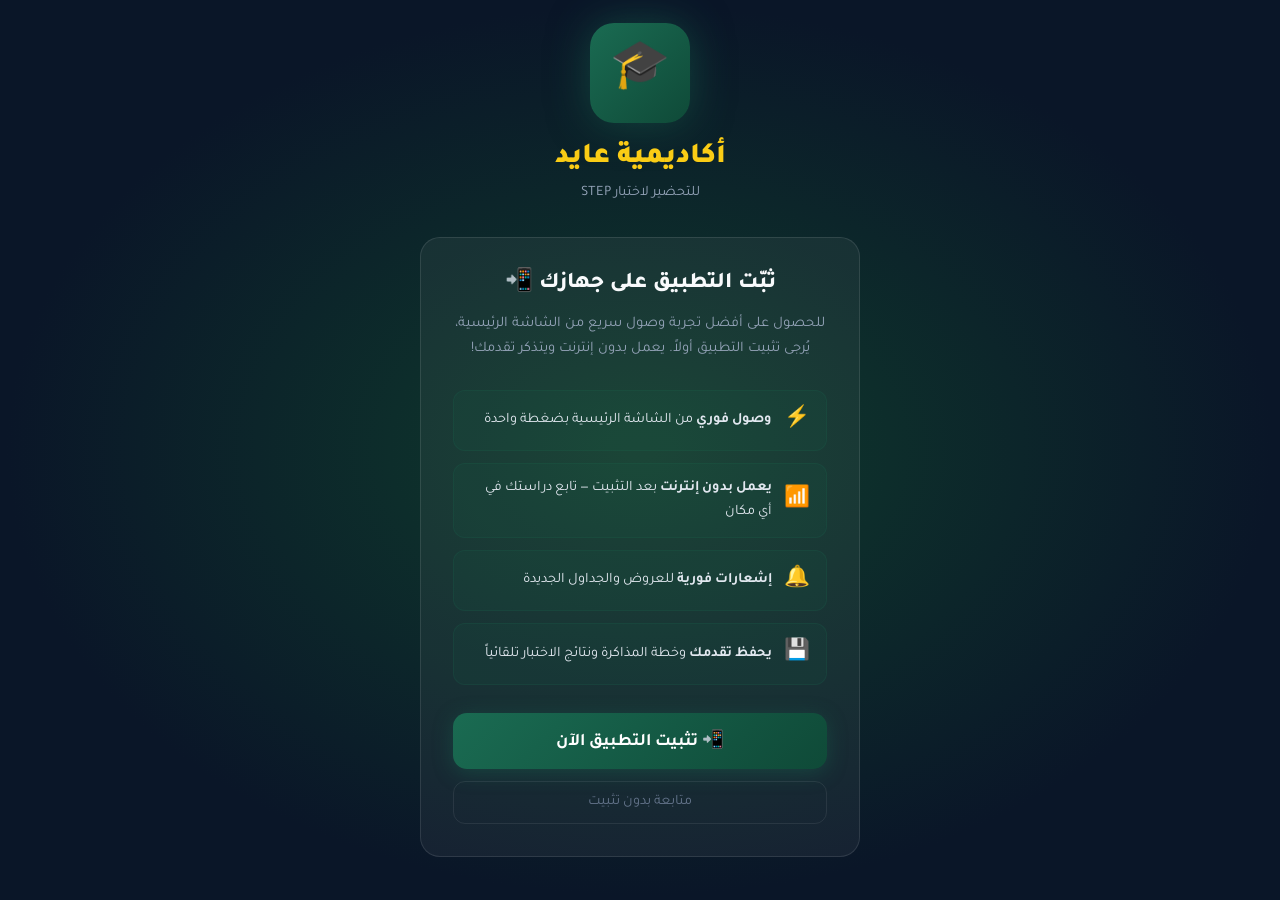
<file: install.html>
<!DOCTYPE html>
<html lang="ar" dir="rtl">
<head>
<meta charset="UTF-8">
<meta name="viewport" content="width=device-width, initial-scale=1.0">
<title>تثبيت التطبيق - أكاديمية عايد STEP</title>
<link rel="stylesheet" href="assets/css/main.css">
<link href="https://fonts.googleapis.com/css2?family=Tajawal:wght@400;500;700;900&display=swap" rel="stylesheet">
<link rel="manifest" href="manifest.json">
<meta name="theme-color" content="#0a1628">
<style>
body { background: radial-gradient(ellipse at center, #0f3c2d 0%, #0a1628 70%); min-height: 100vh; display: flex; align-items: center; justify-content: center; }
.install-page { width: 92%; max-width: 480px; text-align: center; padding: 20px; }
.install-logo { margin-bottom: 32px; }
.install-logo .brand-icon { width: 100px; height: 100px; background: linear-gradient(135deg, #1a6b52, #0f4a38); border-radius: 24px; display: flex; align-items: center; justify-content: center; font-size: 3rem; margin: 0 auto 16px; box-shadow: 0 0 40px rgba(26,107,82,0.5); animation: glow 3s ease infinite; }
@keyframes glow { 0%,100%{box-shadow:0 0 40px rgba(26,107,82,0.5);} 50%{box-shadow:0 0 60px rgba(26,107,82,0.8);} }
.install-logo h1 { font-size: 1.8rem; font-weight: 900; color: #facc15; margin-bottom: 4px; }
.install-logo p { color: #94a3b8; font-size: 0.9rem; }
.install-card { background: rgba(255,255,255,0.05); border: 1px solid rgba(255,255,255,0.1); border-radius: 20px; padding: 32px; margin-bottom: 20px; }
.install-card h2 { font-size: 1.4rem; color: #f8fafc; margin-bottom: 12px; }
.install-card .subtitle { color: #94a3b8; font-size: 0.92rem; margin-bottom: 28px; line-height: 1.7; }
.install-benefits { display: flex; flex-direction: column; gap: 12px; margin-bottom: 28px; text-align: right; }
.benefit-item { display: flex; align-items: center; gap: 12px; background: rgba(26,107,82,0.1); border: 1px solid rgba(26,107,82,0.2); padding: 12px 16px; border-radius: 12px; }
.benefit-icon { font-size: 1.3rem; flex-shrink: 0; }
.benefit-text { font-size: 0.9rem; color: #e2e8f0; }
.install-steps { background: rgba(255,255,255,0.03); border-radius: 12px; padding: 16px; margin-bottom: 24px; }
.install-steps h4 { color: #facc15; font-size: 0.85rem; margin-bottom: 12px; }
.step-instruction { display: flex; align-items: flex-start; gap: 10px; margin-bottom: 10px; font-size: 0.85rem; color: #94a3b8; text-align: right; }
.step-instruction strong { color: #f8fafc; }
.step-num { width: 22px; height: 22px; background: #1a6b52; border-radius: 50%; display: flex; align-items: center; justify-content: center; font-size: 0.72rem; font-weight: 700; flex-shrink: 0; margin-top: 1px; }
#installBtn { width: 100%; padding: 16px; font-size: 1.1rem; background: linear-gradient(135deg, #1a6b52, #0f4a38); color: #fff; border: none; border-radius: 14px; font-family: 'Tajawal', sans-serif; font-weight: 700; cursor: pointer; margin-bottom: 12px; transition: all 0.3s ease; display: flex; align-items: center; justify-content: center; gap: 8px; box-shadow: 0 4px 20px rgba(26,107,82,0.4); }
#installBtn:hover { transform: translateY(-2px); box-shadow: 0 6px 25px rgba(26,107,82,0.6); }
#installBtn:disabled { opacity: 0.6; cursor: not-allowed; transform: none; }
#skipBtn { width: 100%; padding: 12px; font-size: 0.9rem; background: transparent; color: #64748b; border: 1px solid rgba(255,255,255,0.08); border-radius: 12px; font-family: 'Tajawal', sans-serif; cursor: pointer; transition: all 0.3s; }
#skipBtn:hover { border-color: rgba(255,255,255,0.2); color: #94a3b8; }
.ios-hint { background: rgba(250,204,21,0.1); border: 1px solid rgba(250,204,21,0.2); border-radius: 12px; padding: 14px 16px; margin-bottom: 16px; display: none; }
.ios-hint p { color: #fcd34d; font-size: 0.85rem; line-height: 1.7; }
.already-msg { color: #6ee7b7; font-size: 0.9rem; margin-top: 12px; display: none; }
</style>
</head>
<body>
<div class="install-page animate-fade-up">
  <div class="install-logo">
    <div class="brand-icon">🎓</div>
    <h1>أكاديمية عايد</h1>
    <p>للتحضير لاختبار STEP</p>
  </div>

  <div class="install-card">
    <h2>ثبّت التطبيق على جهازك 📲</h2>
    <p class="subtitle">للحصول على أفضل تجربة وصول سريع من الشاشة الرئيسية، يُرجى تثبيت التطبيق أولاً. يعمل بدون إنترنت ويتذكر تقدمك!</p>

    <div class="install-benefits">
      <div class="benefit-item"><div class="benefit-icon">⚡</div><div class="benefit-text"><strong>وصول فوري</strong> من الشاشة الرئيسية بضغطة واحدة</div></div>
      <div class="benefit-item"><div class="benefit-icon">📶</div><div class="benefit-text"><strong>يعمل بدون إنترنت</strong> بعد التثبيت — تابع دراستك في أي مكان</div></div>
      <div class="benefit-item"><div class="benefit-icon">🔔</div><div class="benefit-text"><strong>إشعارات فورية</strong> للعروض والجداول الجديدة</div></div>
      <div class="benefit-item"><div class="benefit-icon">💾</div><div class="benefit-text"><strong>يحفظ تقدمك</strong> وخطة المذاكرة ونتائج الاختبار تلقائياً</div></div>
    </div>

    <div class="ios-hint" id="iosHint">
      <p>📱 <strong>لأجهزة iPhone/iPad:</strong><br>
      اضغط على زر المشاركة <strong>⬆️</strong> في Safari ← ثم اختر <strong>"إضافة إلى الشاشة الرئيسية"</strong></p>
    </div>

    <button id="installBtn" onclick="handleInstall()">
      📲 تثبيت التطبيق الآن
    </button>
    <p class="already-msg" id="alreadyMsg">✅ التطبيق مثبّت بالفعل على جهازك!</p>
    <button id="skipBtn" onclick="handleSkip()">متابعة بدون تثبيت</button>
  </div>
</div>

<div id="toastContainer"></div>
<script src="assets/js/app.js"></script>
<script>
  // Check if already installed
  if (window.matchMedia('(display-mode: standalone)').matches || window.navigator.standalone) {
    store.set('appInstalled', true);
    document.getElementById('alreadyMsg').style.display = 'block';
    document.getElementById('installBtn').style.display = 'none';
    document.getElementById('skipBtn').textContent = 'متابعة ←';
  }

  // Detect iOS
  const isIOS = /iPad|iPhone|iPod/.test(navigator.userAgent) && !window.MSStream;
  if (isIOS && !window.navigator.standalone) {
    document.getElementById('iosHint').style.display = 'block';
    document.getElementById('installBtn').style.display = 'none';
  }

  function handleInstall() {
    const btn = document.getElementById('installBtn');
    btn.disabled = true;
    btn.innerHTML = '<div class="spinner"></div> جاري التثبيت...';
    triggerInstall().then(success => {
      if (success) {
        toast.success('تم تثبيت التطبيق بنجاح! 🎉');
        store.set('appInstalled', true);
        setTimeout(() => window.location.href = 'captcha.html', 1500);
      } else {
        btn.disabled = false;
        btn.innerHTML = '📲 تثبيت التطبيق الآن';
        toast.warning('للتثبيت يدوياً: اضغط قائمة المتصفح ← "إضافة للشاشة الرئيسية"');
        // Show manual instructions
        document.getElementById('iosHint').style.display = 'block';
        document.getElementById('iosHint').querySelector('p').innerHTML = 
          '📱 <strong>للتثبيت اليدوي:</strong><br>اضغط على قائمة المتصفح (⋮ أو ⬆️) ← ثم اختر <strong>"إضافة للشاشة الرئيسية"</strong> أو <strong>"تثبيت التطبيق"</strong>';
      }
    });
  }

  function handleSkip() {
    store.set('installSkipped', true);
    window.location.href = 'captcha.html';
  }

  // If already installed, redirect after a moment
  if (store.get('appInstalled')) {
    document.getElementById('alreadyMsg').style.display = 'block';
    document.getElementById('installBtn').style.display = 'none';
    document.getElementById('skipBtn').textContent = 'متابعة ←';
  }
</script>
</body>
</html>
</file>
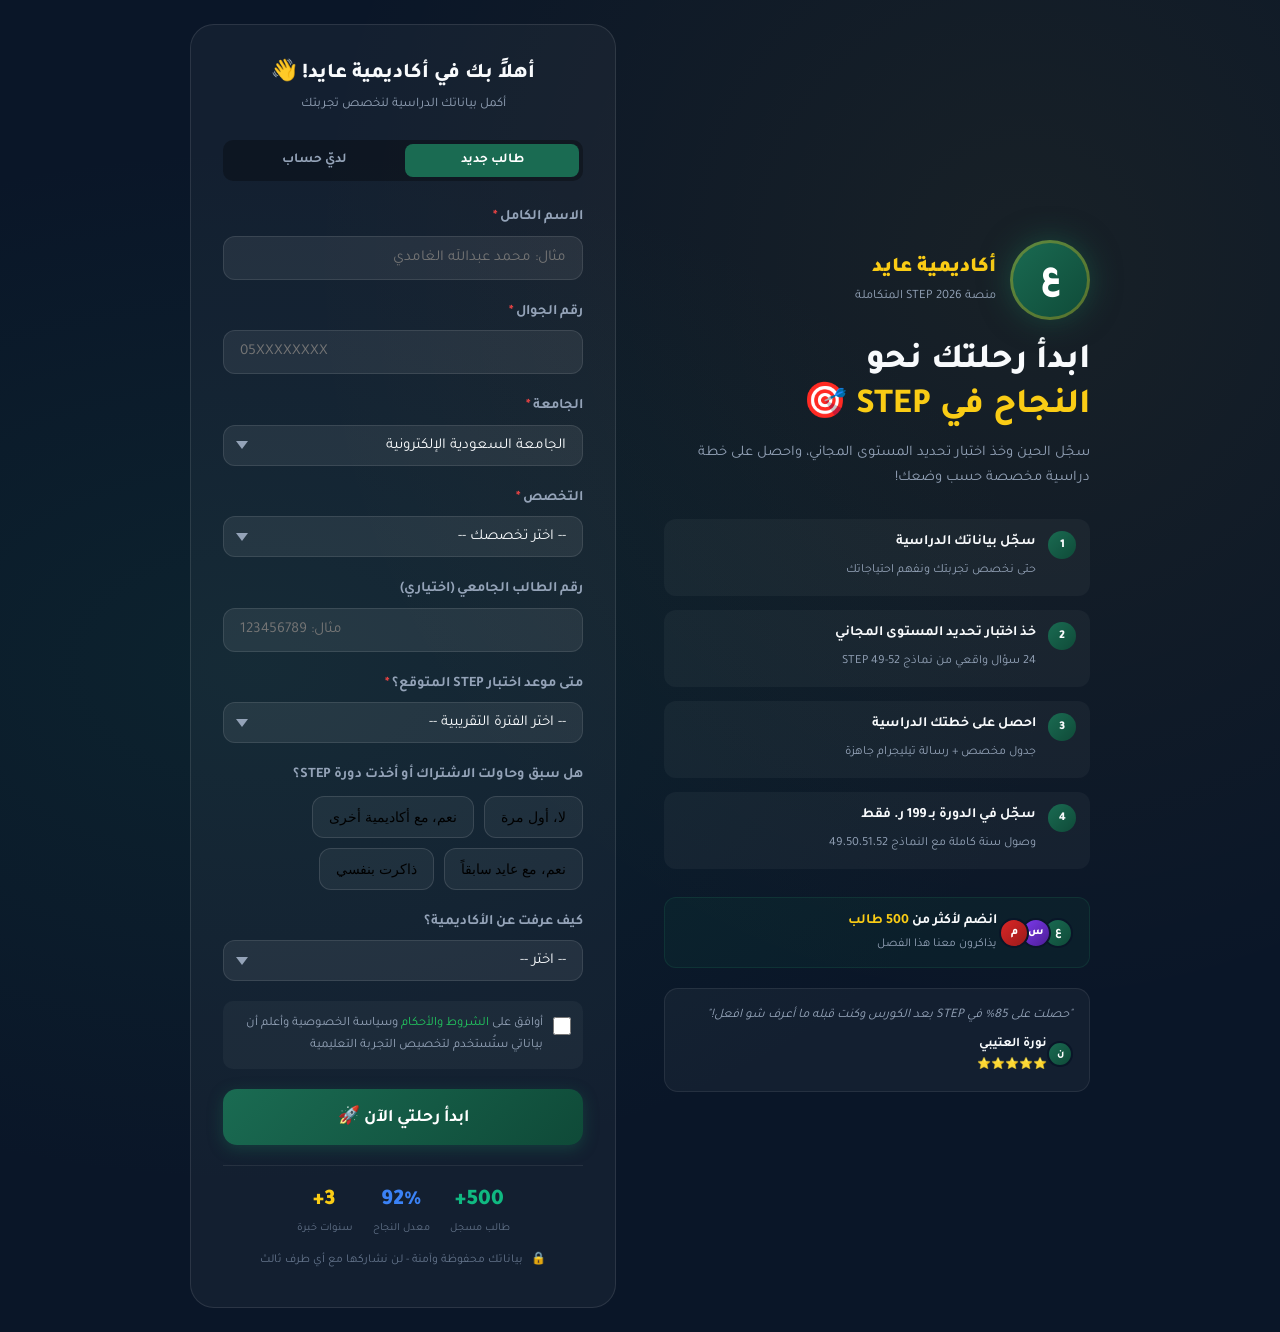
<file: login.html>
<!DOCTYPE html>
<html lang="ar" dir="rtl">
<head>
<meta charset="UTF-8">
<meta name="viewport" content="width=device-width, initial-scale=1.0">
<title>تسجيل الدخول - أكاديمية عايد STEP 2026</title>
<meta name="description" content="سجّل دخولك وابدأ رحلتك نحو النجاح في اختبار STEP مع أكاديمية عايد">
<link rel="stylesheet" href="assets/css/main.css">
<link rel="preconnect" href="https://fonts.googleapis.com">
<link href="https://fonts.googleapis.com/css2?family=Tajawal:wght@400;500;700;800;900&display=swap" rel="stylesheet">
<link rel="manifest" href="manifest.json">
<link rel="icon" href="logo-192.png">
<style>
.login-page { min-height: 100vh; display: flex; align-items: center; justify-content: center; padding: 24px 16px; background: radial-gradient(ellipse at 20% 50%, rgba(26,107,82,0.15) 0%, transparent 55%), radial-gradient(ellipse at 80% 20%, rgba(250,204,21,0.06) 0%, transparent 50%), var(--bg); }
.login-wrapper { width: 100%; max-width: 900px; display: grid; grid-template-columns: 1fr 1fr; gap: 48px; align-items: center; }
.login-aside { display: flex; flex-direction: column; gap: 20px; }
.login-aside .hero-section { margin-bottom: 8px; }
.login-form-section { background: rgba(255,255,255,0.04); border: 1px solid rgba(255,255,255,0.1); border-radius: 24px; padding: 36px 32px; }
.welcome-steps { display: flex; flex-direction: column; gap: 14px; }
.welcome-step { display: flex; align-items: flex-start; gap: 12px; padding: 12px 14px; background: rgba(255,255,255,0.04); border-radius: 12px; }
.step-num { width: 28px; height: 28px; background: linear-gradient(135deg, var(--primary), var(--primary-dark)); border-radius: 50%; display: flex; align-items: center; justify-content: center; font-size: 0.75rem; font-weight: 900; flex-shrink: 0; }
.step-desc strong { display: block; font-size: 0.88rem; margin-bottom: 2px; }
.step-desc span { font-size: 0.78rem; color: var(--text2); }
.student-count { display: flex; align-items: center; gap: 10px; background: rgba(26,107,82,0.1); border: 1px solid rgba(26,107,82,0.25); border-radius: 12px; padding: 12px 16px; margin-top: 8px; }
.faces { display: flex; }
.face { width: 30px; height: 30px; border-radius: 50%; background: linear-gradient(135deg, var(--primary), var(--primary-dark)); border: 2px solid var(--bg); margin-left: -8px; display: flex; align-items: center; justify-content: center; font-size: 0.7rem; font-weight: 800; color: white; }
.face:nth-child(2) { background: linear-gradient(135deg, #7c3aed, #4c1d95); }
.face:nth-child(3) { background: linear-gradient(135deg, #dc2626, #991b1b); }
.form-tabs { display: flex; background: rgba(0,0,0,0.3); border-radius: 10px; padding: 4px; gap: 4px; margin-bottom: 24px; }
.form-tab-btn { flex: 1; padding: 8px; border: none; border-radius: 8px; background: transparent; color: var(--text2); font-size: 0.85rem; font-weight: 700; cursor: pointer; transition: all var(--transition); font-family: var(--font); }
.form-tab-btn.active { background: var(--primary); color: white; }
.form-tab-content { display: none; animation: fadeIn 0.3s ease; }
.form-tab-content.active { display: block; }
.divider { display: flex; align-items: center; gap: 12px; margin: 16px 0; }
.divider::before, .divider::after { content: ''; flex: 1; height: 1px; background: rgba(255,255,255,0.1); }
.divider span { font-size: 0.78rem; color: var(--text3); }
.security-note { display: flex; align-items: center; gap: 8px; font-size: 0.75rem; color: var(--text3); margin-top: 12px; justify-content: center; }
@media (max-width: 750px) { .login-wrapper { grid-template-columns: 1fr; } .login-aside { display: none; } }
</style>
</head>
<body>
<div id="toastContainer"></div>

<div class="login-page">
  <div class="login-wrapper">
    <!-- ===== الجانب الأيسر: معلومات ===== -->
    <div class="login-aside">
      <div class="hero-section">
        <div style="display:flex;align-items:center;gap:14px;margin-bottom:20px">
          <div class="academy-logo">ع</div>
          <div>
            <div style="font-size:1.3rem;font-weight:900;color:var(--accent)">أكاديمية عايد</div>
            <div style="font-size:0.8rem;color:var(--text2)">منصة STEP 2026 المتكاملة</div>
          </div>
        </div>
        <h1 style="font-size:clamp(1.5rem,3vw,2.2rem);color:var(--text);margin-bottom:10px">
          ابدأ رحلتك نحو<br><span style="color:var(--accent)">النجاح في STEP 🎯</span>
        </h1>
        <p style="color:var(--text2);font-size:0.92rem;line-height:1.7">سجّل الحين وخذ اختبار تحديد المستوى المجاني، واحصل على خطة دراسية مخصصة حسب وضعك!</p>
      </div>

      <div class="welcome-steps">
        <div class="welcome-step">
          <div class="step-num">1</div>
          <div class="step-desc">
            <strong>سجّل بياناتك الدراسية</strong>
            <span>حتى نخصص تجربتك ونفهم احتياجاتك</span>
          </div>
        </div>
        <div class="welcome-step">
          <div class="step-num">2</div>
          <div class="step-desc">
            <strong>خذ اختبار تحديد المستوى المجاني</strong>
            <span>24 سؤال واقعي من نماذج STEP 49-52</span>
          </div>
        </div>
        <div class="welcome-step">
          <div class="step-num">3</div>
          <div class="step-desc">
            <strong>احصل على خطتك الدراسية</strong>
            <span>جدول مخصص + رسالة تيليجرام جاهزة</span>
          </div>
        </div>
        <div class="welcome-step">
          <div class="step-num">4</div>
          <div class="step-desc">
            <strong>سجّل في الدورة بـ 199 ر. فقط</strong>
            <span>وصول سنة كاملة مع النماذج 49،50،51،52</span>
          </div>
        </div>
      </div>

      <div class="student-count">
        <div class="faces">
          <div class="face">ع</div>
          <div class="face">س</div>
          <div class="face">م</div>
        </div>
        <div>
          <div style="font-size:0.88rem;font-weight:700">انضم لأكثر من <span style="color:var(--accent)">500 طالب</span></div>
          <div style="font-size:0.75rem;color:var(--text2)">يذاكرون معنا هذا الفصل</div>
        </div>
      </div>

      <!-- تقييمات مختصرة -->
      <div style="background:rgba(255,255,255,0.04);border-radius:14px;padding:16px;border:1px solid rgba(255,255,255,0.08)">
        <div style="font-size:0.82rem;color:var(--text2);font-style:italic;line-height:1.6">"حصلت على 85% في STEP بعد الكورس وكنت قبله ما أعرف شو افعل!"</div>
        <div style="display:flex;align-items:center;gap:8px;margin-top:8px">
          <div class="face" style="width:26px;height:26px;font-size:0.65rem">ن</div>
          <div>
            <div style="font-size:0.82rem;font-weight:700">نورة العتيبي</div>
            <div style="font-size:0.7rem;color:var(--accent)">⭐⭐⭐⭐⭐</div>
          </div>
        </div>
      </div>
    </div>

    <!-- ===== نموذج تسجيل الدخول ===== -->
    <div class="login-form-section">
      <div style="text-align:center;margin-bottom:24px">
        <h2 style="font-size:1.3rem;color:var(--text);margin-bottom:6px">أهلاً بك في أكاديمية عايد! 👋</h2>
        <p style="font-size:0.82rem;color:var(--text2)">أكمل بياناتك الدراسية لنخصص تجربتك</p>
      </div>

      <!-- تبويبات -->
      <div class="form-tabs">
        <button class="form-tab-btn active" onclick="switchTab('register')">طالب جديد</button>
        <button class="form-tab-btn" onclick="switchTab('returning')">لديّ حساب</button>
      </div>

      <!-- ===== نموذج التسجيل ===== -->
      <div class="form-tab-content active" id="tab-register">
        <form id="registerForm" onsubmit="handleRegister(event)" novalidate>
          <!-- الاسم -->
          <div class="form-group">
            <label class="form-label">الاسم الكامل <span style="color:var(--danger)">*</span></label>
            <input type="text" name="name" class="form-control" id="reg-name" placeholder="مثال: محمد عبدالله الغامدي" autocomplete="name" required>
            <span class="form-error" id="err-name">الاسم يجب أن يكون 3 أحرف على الأقل</span>
          </div>

          <!-- الجوال -->
          <div class="form-group">
            <label class="form-label">رقم الجوال <span style="color:var(--danger)">*</span></label>
            <input type="tel" name="phone" class="form-control" id="reg-phone" placeholder="05XXXXXXXX" dir="ltr" autocomplete="tel" required>
            <span class="form-error" id="err-phone">أدخل رقم جوال سعودي صحيح يبدأ بـ 05</span>
          </div>

          <!-- الجامعة -->
          <div class="form-group">
            <label class="form-label">الجامعة <span style="color:var(--danger)">*</span></label>
            <select name="university" class="form-control" id="reg-university" required>
              <option value="">-- اختر جامعتك --</option>
              <option value="seu" selected>الجامعة السعودية الإلكترونية</option>
              <option value="ksu">جامعة الملك سعود</option>
              <option value="kau">جامعة الملك عبدالعزيز</option>
              <option value="ku">جامعة الملك خالد</option>
              <option value="taibah">جامعة طيبة</option>
              <option value="qu">جامعة القصيم</option>
              <option value="iu">الجامعة الإسلامية</option>
              <option value="pnu">جامعة الأميرة نورة</option>
              <option value="other">أخرى</option>
            </select>
          </div>

          <!-- التخصص (للجامعة الإلكترونية) -->
          <div class="form-group" id="major-group">
            <label class="form-label">التخصص <span style="color:var(--danger)">*</span></label>
            <select name="major" class="form-control" id="reg-major" required>
              <option value="">-- اختر تخصصك --</option>
              <optgroup label="كليات الجامعة الإلكترونية">
                <option value="cs">علوم الحاسب وتقنية المعلومات</option>
                <option value="ba">إدارة الأعمال</option>
                <option value="accounting">المحاسبة</option>
                <option value="mis">نظم المعلومات الإدارية</option>
                <option value="hrm">إدارة الموارد البشرية</option>
                <option value="finance">التمويل والاستثمار</option>
                <option value="marketing">التسويق</option>
                <option value="logistics">إدارة سلاسل التوريد</option>
                <option value="law">نظام</option>
                <option value="nursing">التمريض</option>
                <option value="eng">الهندسة</option>
                <option value="other_major">أخرى</option>
              </optgroup>
            </select>
          </div>

          <!-- رقم الطالب الجامعي -->
          <div class="form-group">
            <label class="form-label">رقم الطالب الجامعي (اختياري)</label>
            <input type="text" name="studentId" class="form-control" id="reg-studentId" placeholder="مثال: 123456789" dir="ltr">
          </div>

          <!-- موعد الاختبار المتوقع -->
          <div class="form-group">
            <label class="form-label">متى موعد اختبار STEP المتوقع؟ <span style="color:var(--danger)">*</span></label>
            <select name="examDate" class="form-control" id="reg-examDate" required>
              <option value="">-- اختر الفترة التقريبية --</option>
              <option value="less1month">أقل من شهر</option>
              <option value="1to2months">شهر إلى شهرين</option>
              <option value="3months">3 أشهر</option>
              <option value="more3months">أكثر من 3 أشهر</option>
              <option value="notset">لم أحدد بعد</option>
            </select>
          </div>

          <!-- اشتراك سابق -->
          <div class="form-group">
            <label class="form-label">هل سبق وحاولت الاشتراك أو أخذت دورة STEP؟</label>
            <div style="display:flex;gap:10px;flex-wrap:wrap;margin-top:8px" id="prev-sub-opts">
              <button type="button" class="survey-opt" data-val="no" onclick="selectSurveyOpt(this,'prevSub')">لا، أول مرة</button>
              <button type="button" class="survey-opt" data-val="yes_other" onclick="selectSurveyOpt(this,'prevSub')">نعم، مع أكاديمية أخرى</button>
              <button type="button" class="survey-opt" data-val="yes_ayed" onclick="selectSurveyOpt(this,'prevSub')">نعم، مع عايد سابقاً</button>
              <button type="button" class="survey-opt" data-val="self" onclick="selectSurveyOpt(this,'prevSub')">ذاكرت بنفسي</button>
            </div>
            <input type="hidden" name="prevSub" id="inp-prevSub">
          </div>

          <!-- مصدر المعرفة -->
          <div class="form-group">
            <label class="form-label">كيف عرفت عن الأكاديمية؟</label>
            <select name="source" class="form-control" id="reg-source">
              <option value="">-- اختر --</option>
              <option value="twitter">تويتر / X</option>
              <option value="snapchat">سناب شات</option>
              <option value="instagram">انستقرام</option>
              <option value="telegram">تيليجرام</option>
              <option value="friend">صديق أو زميل</option>
              <option value="google">بحث جوجل</option>
              <option value="other">أخرى</option>
            </select>
          </div>

          <!-- اتفاقية -->
          <div class="form-group" style="display:flex;align-items:flex-start;gap:10px;padding:12px;background:rgba(255,255,255,0.04);border-radius:10px">
            <input type="checkbox" id="agree-terms" name="terms" style="margin-top:4px;accent-color:var(--primary);width:18px;height:18px;flex-shrink:0" required>
            <label for="agree-terms" style="font-size:0.8rem;color:var(--text2);cursor:pointer">
              أوافق على <a href="#" onclick="showTerms()" style="color:var(--primary-light)">الشروط والأحكام</a> وسياسة الخصوصية وأعلم أن بياناتي ستُستخدم لتخصيص التجربة التعليمية
            </label>
          </div>

          <button type="submit" class="btn btn-primary btn-full btn-lg" id="registerBtn">
            <span>ابدأ رحلتي الآن 🚀</span>
          </button>
        </form>
      </div>

      <!-- ===== نموذج العودة ===== -->
      <div class="form-tab-content" id="tab-returning">
        <div style="text-align:center;padding:20px 0">
          <div style="font-size:3rem;margin-bottom:12px">👋</div>
          <h3 style="font-size:1.1rem;margin-bottom:8px">أهلاً بعودتك!</h3>
          <p style="font-size:0.85rem;color:var(--text2);margin-bottom:20px">أدخل رقم جوالك للوصول إلى حسابك</p>
        </div>

        <form id="loginForm" onsubmit="handleLogin(event)" novalidate>
          <div class="form-group">
            <label class="form-label">رقم الجوال</label>
            <input type="tel" name="phone" class="form-control" id="login-phone" placeholder="05XXXXXXXX" dir="ltr" autocomplete="tel">
          </div>
          <div class="form-group">
            <label class="form-label">الاسم (للتحقق)</label>
            <input type="text" name="name" class="form-control" id="login-name" placeholder="الاسم الذي سجلت به">
          </div>
          <button type="submit" class="btn btn-primary btn-full btn-lg">دخول حسابي</button>
        </form>

        <div class="divider"><span>أو</span></div>

        <button class="btn btn-ghost btn-full" onclick="switchTab('register')">
          إنشاء حساب جديد
        </button>
      </div>

      <!-- مؤشرات الثقة -->
      <div style="margin-top:20px;padding-top:16px;border-top:1px solid rgba(255,255,255,0.08)">
        <div style="display:flex;justify-content:center;gap:20px;flex-wrap:wrap">
          <div style="text-align:center">
            <div style="font-size:1.4rem;font-weight:900;color:var(--success)">500+</div>
            <div style="font-size:0.68rem;color:var(--text3)">طالب مسجل</div>
          </div>
          <div style="text-align:center">
            <div style="font-size:1.4rem;font-weight:900;color:var(--info)">92%</div>
            <div style="font-size:0.68rem;color:var(--text3)">معدل النجاح</div>
          </div>
          <div style="text-align:center">
            <div style="font-size:1.4rem;font-weight:900;color:var(--accent)">3+</div>
            <div style="font-size:0.68rem;color:var(--text3)">سنوات خبرة</div>
          </div>
        </div>
        <div class="security-note">
          <span>🔒</span>
          <span>بياناتك محفوظة وآمنة - لن نشاركها مع أي طرف ثالث</span>
        </div>
      </div>
    </div>
  </div>
</div>

<!-- Modal الشروط -->
<div class="modal-overlay" id="termsModal">
  <div class="modal-box">
    <div class="modal-header">
      <h3 style="font-size:1.05rem">الشروط والأحكام وسياسة الاسترداد</h3>
      <button class="modal-close" onclick="closeTerms()">✕</button>
    </div>
    <div class="modal-body" style="font-size:0.88rem;color:var(--text2);line-height:1.8">
      <h4 style="color:var(--accent);margin-bottom:10px">1. الشروط العامة</h4>
      <p>بتسجيلك في الدورة، أنت توافق على الاستخدام الشخصي فقط. يُمنع مشاركة المحتوى مع الغير.</p>
      <h4 style="color:var(--accent);margin:16px 0 10px">2. سياسة الاسترداد</h4>
      <p>✅ يحق لك طلب الاسترداد الكامل خلال <strong>7 أيام</strong> من تاريخ التسجيل إذا لم تدخل المنصة أو تشاهد أي محتوى.</p>
      <p>⚠️ بعد مشاهدة أكثر من 20% من المحتوى، لا يحق الاسترداد.</p>
      <h4 style="color:var(--accent);margin:16px 0 10px">3. مدة الوصول</h4>
      <p>✅ وصول كامل لمدة <strong>سنة كاملة</strong> تشمل التحديثات والنماذج الجديدة (49، 50، 51، 52 بالترتيب).</p>
      <h4 style="color:var(--accent);margin:16px 0 10px">4. الخصوصية</h4>
      <p>لن تُشارَك بياناتك مع أي طرف ثالث. تُستخدم فقط لتخصيص تجربتك التعليمية وإرسال تحديثات الدورة.</p>
    </div>
    <div style="padding:16px 24px;border-top:1px solid var(--card-border);display:flex;gap:10px">
      <button class="btn btn-primary" onclick="acceptTerms()">أوافق على الشروط ✅</button>
      <button class="btn btn-ghost" onclick="closeTerms()">إغلاق</button>
    </div>
  </div>
</div>

<script src="assets/js/app.js"></script>
<script>
const surveyData = {};

function switchTab(tab) {
  document.querySelectorAll('.form-tab-btn').forEach((btn, i) => {
    btn.classList.toggle('active', (tab === 'register' && i === 0) || (tab === 'returning' && i === 1));
  });
  document.querySelectorAll('.form-tab-content').forEach((c, i) => {
    c.classList.toggle('active', (tab === 'register' && i === 0) || (tab === 'returning' && i === 1));
  });
}

function selectSurveyOpt(btn, field) {
  const group = btn.parentElement;
  group.querySelectorAll('.survey-opt').forEach(b => b.classList.remove('selected'));
  btn.classList.add('selected');
  const inp = document.getElementById('inp-' + field);
  if (inp) inp.value = btn.dataset.val;
  surveyData[field] = btn.dataset.val;
  // إذا كان لديه تجربة سابقة
  if (field === 'prevSub' && btn.dataset.val !== 'no') {
    showBarrierQuestion();
  }
}

function showBarrierQuestion() {
  if (document.getElementById('barrier-group')) return;
  const group = document.createElement('div');
  group.id = 'barrier-group';
  group.className = 'form-group';
  group.innerHTML = `
    <label class="form-label">ما العائق الرئيسي اللي واجهته سابقاً؟</label>
    <div style="display:flex;gap:8px;flex-wrap:wrap;margin-top:8px">
      <button type="button" class="survey-opt" data-val="time" onclick="selectSurveyOpt(this,'barrier')">⏰ ضيق الوقت</button>
      <button type="button" class="survey-opt" data-val="method" onclick="selectSurveyOpt(this,'barrier')">❓ صعوبة الأسلوب</button>
      <button type="button" class="survey-opt" data-val="cost" onclick="selectSurveyOpt(this,'barrier')">💰 التكلفة</button>
      <button type="button" class="survey-opt" data-val="motivation" onclick="selectSurveyOpt(this,'barrier')">😔 قلة الدافعية</button>
      <button type="button" class="survey-opt" data-val="content" onclick="selectSurveyOpt(this,'barrier')">📚 المحتوى غير كافٍ</button>
    </div>
    <input type="hidden" name="barrier" id="inp-barrier">
  `;
  document.getElementById('prev-sub-opts').parentElement.after(group);
}

function handleRegister(e) {
  e.preventDefault();
  let valid = true;

  const name = document.getElementById('reg-name').value.trim();
  if (!validate.name(name)) {
    document.getElementById('err-name').classList.add('show');
    document.getElementById('reg-name').classList.add('error');
    valid = false;
  } else {
    document.getElementById('err-name').classList.remove('show');
    document.getElementById('reg-name').classList.remove('error');
  }

  const phone = document.getElementById('reg-phone').value.trim();
  if (!validate.phone(phone)) {
    document.getElementById('err-phone').classList.add('show');
    document.getElementById('reg-phone').classList.add('error');
    valid = false;
  } else {
    document.getElementById('err-phone').classList.remove('show');
    document.getElementById('reg-phone').classList.remove('error');
  }

  if (!document.getElementById('reg-university').value) {
    toast.error('اختر جامعتك أولاً');
    valid = false;
  }
  if (!document.getElementById('reg-examDate').value) {
    toast.error('حدد موعد اختبارك التقريبي');
    valid = false;
  }
  if (!document.getElementById('agree-terms').checked) {
    toast.warning('لازم توافق على الشروط للمتابعة');
    valid = false;
  }

  if (!valid) return;

  const userData = {
    name,
    phone,
    university: document.getElementById('reg-university').value,
    major: document.getElementById('reg-major').value,
    studentId: document.getElementById('reg-studentId').value,
    examDate: document.getElementById('reg-examDate').value,
    source: document.getElementById('reg-source').value,
    prevSub: surveyData.prevSub || 'no',
    barrier: surveyData.barrier || '',
    registeredAt: new Date().toISOString(),
  };

  const btn = document.getElementById('registerBtn');
  btn.disabled = true;
  btn.innerHTML = '<span class="spin">⏳</span> جارٍ التسجيل...';

  // حفظ البيانات
  auth.login(userData);
  store.set('captchaPassed', false);

  // إرسال للجوجل شيت (اختياري)
  submitToGoogleScript({ type: 'new_user', ...userData });

  setTimeout(() => {
    toast.success(`أهلاً ${name}! يلا نبدأ 🎉`);
    setTimeout(() => window.location.href = 'captcha.html', 1200);
  }, 800);
}

function handleLogin(e) {
  e.preventDefault();
  const phone = document.getElementById('login-phone').value.trim();
  const name = document.getElementById('login-name').value.trim();

  if (!validate.phone(phone)) {
    toast.error('أدخل رقم جوال صحيح');
    return;
  }

  // التحقق من البيانات المحفوظة
  const saved = auth.getUser();
  if (saved && (saved.phone === phone || saved.name?.includes(name.split(' ')[0]))) {
    auth.login(saved);
    toast.success(`أهلاً ${saved.name}! 👋`);
    setTimeout(() => window.location.href = 'captcha.html', 1000);
  } else {
    // تسجيل حساب جديد بالبيانات المدخلة
    const userData = { name: name || 'طالب', phone, registeredAt: new Date().toISOString() };
    auth.login(userData);
    toast.info('تم التعرف عليك! أكمل إلى التحقق 🔐');
    setTimeout(() => window.location.href = 'captcha.html', 1000);
  }
}

function showTerms() {
  document.getElementById('termsModal').classList.add('open');
}

function closeTerms() {
  document.getElementById('termsModal').classList.remove('open');
}

function acceptTerms() {
  document.getElementById('agree-terms').checked = true;
  closeTerms();
  toast.success('تم قبول الشروط ✅');
}

// إذا مسجل الدخول مسبقاً
document.addEventListener('DOMContentLoaded', () => {
  if (auth.isLoggedIn() && store.get('captchaPassed')) {
    window.location.href = 'index.html';
  }
});
</script>
</body>
</html>
</file>
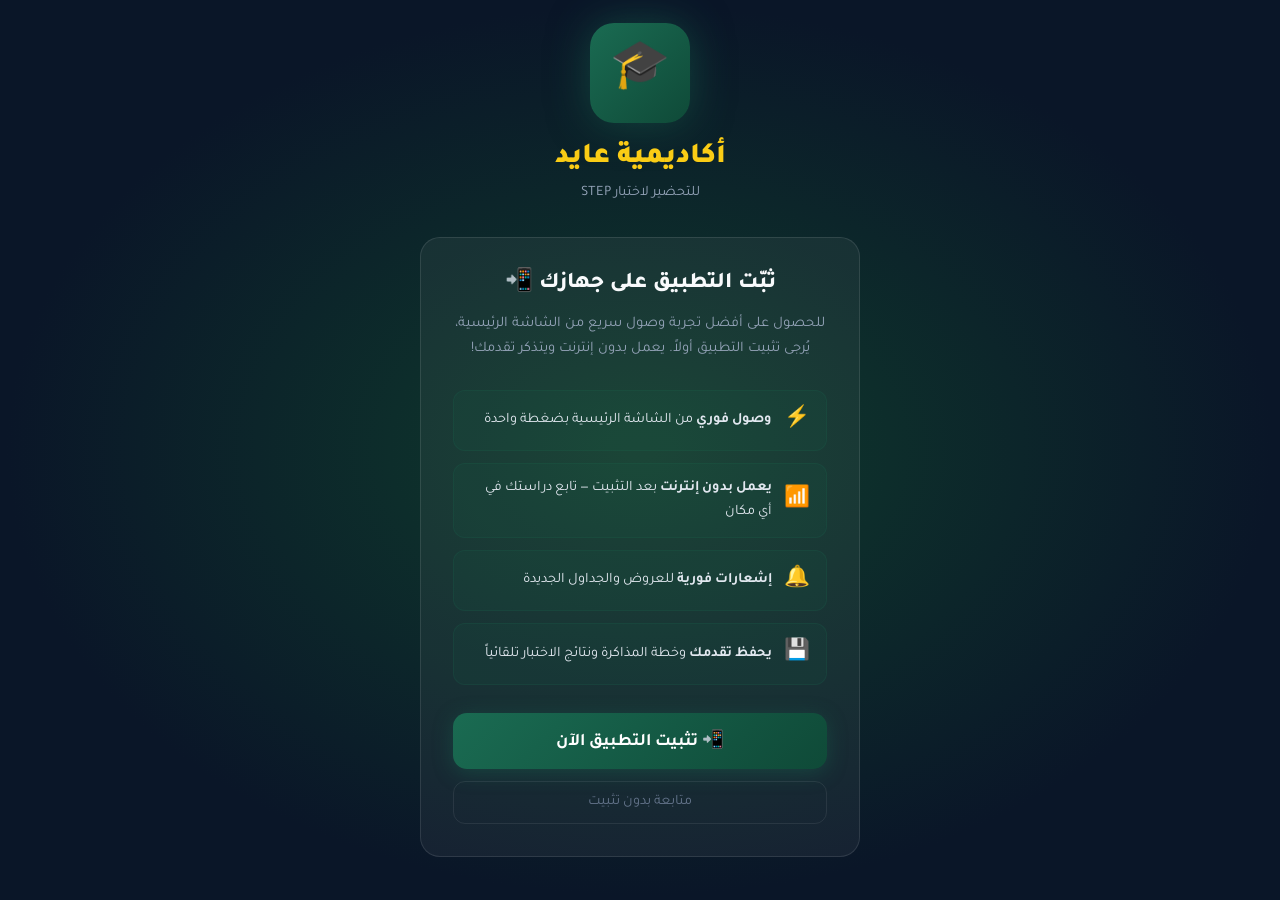
<file: pre-quiz.html>
<!DOCTYPE html>
<html lang="ar" dir="rtl">
<head>
<meta charset="UTF-8">
<meta name="viewport" content="width=device-width, initial-scale=1.0">
<title>قبل الاختبار - أكاديمية عايد STEP 2026</title>
<link rel="stylesheet" href="assets/css/main.css">
<link href="https://fonts.googleapis.com/css2?family=Tajawal:wght@400;700;800;900&display=swap" rel="stylesheet">
<link rel="manifest" href="manifest.json">
<link rel="icon" href="logo-192.png">
<style>
.pre-quiz-page { min-height: 100vh; padding: 60px 16px; }
.pre-quiz-container { max-width: 680px; margin: 0 auto; }
.survey-progress { margin-bottom: 32px; }
.survey-step { display: none; animation: fadeIn 0.4s ease; }
.survey-step.active { display: block; }
.question-card { background: rgba(255,255,255,0.05); border: 1px solid rgba(255,255,255,0.1); border-radius: 20px; padding: 32px; margin-bottom: 20px; }
.question-number { font-size: 0.78rem; color: var(--text3); margin-bottom: 8px; }
.question-title { font-size: 1.3rem; font-weight: 800; margin-bottom: 8px; }
.question-subtitle { font-size: 0.88rem; color: var(--text2); margin-bottom: 24px; }
.opts-grid { display: grid; grid-template-columns: repeat(2, 1fr); gap: 12px; }
.opt-btn {
  padding: 16px 14px; background: rgba(255,255,255,0.05);
  border: 1.5px solid rgba(255,255,255,0.12); border-radius: 14px;
  cursor: pointer; text-align: center; transition: all 0.3s;
  color: var(--text); font-family: var(--font);
}
.opt-btn .opt-icon { font-size: 1.8rem; margin-bottom: 8px; }
.opt-btn .opt-label { font-size: 0.88rem; font-weight: 700; }
.opt-btn .opt-sub { font-size: 0.72rem; color: var(--text2); margin-top: 2px; }
.opt-btn:hover, .opt-btn.selected { background: rgba(26,107,82,0.2); border-color: var(--primary); }
.opt-btn.selected .opt-icon { transform: scale(1.15); }
.hours-display { font-size: 3rem; font-weight: 900; color: var(--accent); text-align: center; margin: 16px 0; }
.range-labels { display: flex; justify-content: space-between; font-size: 0.75rem; color: var(--text3); margin-top: 6px; }
.booking-promo { background: linear-gradient(135deg, rgba(26,107,82,0.2), rgba(250,204,21,0.1)); border: 1.5px solid rgba(250,204,21,0.3); border-radius: 18px; padding: 24px; text-align: center; }
.nav-btns { display: flex; gap: 12px; justify-content: space-between; align-items: center; }
.boost-msg { background: rgba(239,68,68,0.1); border: 1px solid rgba(239,68,68,0.3); border-radius: 12px; padding: 14px 18px; font-size: 0.85rem; color: #fca5a5; margin-bottom: 16px; display: none; }
.boost-msg.show { display: block; }
@media (max-width: 480px) { .opts-grid { grid-template-columns: 1fr; } }
</style>
</head>
<body>
<div id="toastContainer"></div>

<!-- Header بسيط -->
<header style="background:rgba(10,22,40,0.9);backdrop-filter:blur(16px);border-bottom:1px solid rgba(255,255,255,0.08);padding:14px 0;position:sticky;top:0;z-index:100">
  <div class="container" style="display:flex;align-items:center;justify-content:space-between">
    <a href="index.html" style="display:flex;align-items:center;gap:10px;text-decoration:none">
      <div class="academy-logo-sm">ع</div>
      <span style="font-size:0.95rem;font-weight:800;color:var(--accent)">أكاديمية عايد STEP 2026</span>
    </a>
    <div id="userPill" style="display:flex;align-items:center;gap:8px;background:rgba(255,255,255,0.07);border-radius:30px;padding:6px 14px 6px 8px">
      <div class="user-avatar"><span class="user-avatar-initial">ط</span></div>
      <span class="user-name" style="font-size:0.82rem">طالب</span>
    </div>
  </div>
</header>

<div class="pre-quiz-page">
  <div class="pre-quiz-container">

    <!-- شريط التقدم -->
    <div class="survey-progress">
      <div style="display:flex;justify-content:space-between;align-items:center;margin-bottom:8px">
        <span style="font-size:0.82rem;color:var(--text2)">السؤال <span id="stepNum">1</span> من 5</span>
        <span style="font-size:0.82rem;color:var(--primary-light)" id="stepPct">20%</span>
      </div>
      <div class="progress-bar-wrap">
        <div class="progress-bar-fill" id="surveyProgress" style="width:20%"></div>
      </div>
    </div>

    <!-- ===== السؤال 1: تاريخ الاختبار ===== -->
    <div class="survey-step active" id="step1">
      <div class="question-card">
        <div class="question-number">السؤال 1/5</div>
        <div class="question-title">📅 إيش واجهة اختبارك؟</div>
        <div class="question-subtitle">هذا يساعدنا نحدد الخطة المناسبة لوقتك</div>
        <div class="opts-grid">
          <button class="opt-btn" onclick="selectOpt(this,'examPeriod','this_month')" data-val="this_month">
            <div class="opt-icon">🔥</div>
            <div class="opt-label">هذا الشهر</div>
            <div class="opt-sub">عندي وقت محدود!</div>
          </button>
          <button class="opt-btn" onclick="selectOpt(this,'examPeriod','1to2months')" data-val="1to2months">
            <div class="opt-icon">📆</div>
            <div class="opt-label">شهر إلى شهرين</div>
            <div class="opt-sub">وقت جيد للتحضير</div>
          </button>
          <button class="opt-btn" onclick="selectOpt(this,'examPeriod','3months')" data-val="3months">
            <div class="opt-icon">🎯</div>
            <div class="opt-label">3 أشهر أو أكثر</div>
            <div class="opt-sub">عندي وقت كافٍ</div>
          </button>
          <button class="opt-btn" onclick="selectOpt(this,'examPeriod','not_set')" data-val="not_set">
            <div class="opt-icon">❓</div>
            <div class="opt-label">لم أحدد بعد</div>
            <div class="opt-sub">سأحدد لاحقاً</div>
          </button>
        </div>
      </div>
      <div class="nav-btns">
        <div></div>
        <button class="btn btn-primary" onclick="nextStep(1)" id="next1" disabled>التالي ←</button>
      </div>
    </div>

    <!-- ===== السؤال 2: ساعات المذاكرة ===== -->
    <div class="survey-step" id="step2">
      <div class="question-card">
        <div class="question-number">السؤال 2/5</div>
        <div class="question-title">⏰ كم ساعة تقدر تذاكر يومياً؟</div>
        <div class="question-subtitle">سنبني جدولك الدراسي بناءً على وقتك المتاح</div>
        <div class="hours-display"><span id="hoursVal">2</span> ساعة</div>
        <input type="range" min="0.5" max="8" step="0.5" value="2" class="range-input" id="hoursRange"
          oninput="document.getElementById('hoursVal').textContent=this.value">
        <div class="range-labels">
          <span>30 دقيقة</span>
          <span>4 ساعات</span>
          <span>8 ساعات</span>
        </div>
        <div style="margin-top:20px;padding:12px;background:rgba(250,204,21,0.08);border-radius:10px;font-size:0.82rem;color:var(--accent)">
          💡 <strong>نصيحة عايد:</strong> ساعة إلى ساعتين يومياً منتظمة أفضل من ساعات كثيرة متقطعة!
        </div>
      </div>
      <div class="nav-btns">
        <button class="btn btn-ghost" onclick="prevStep(2)">← رجوع</button>
        <button class="btn btn-primary" onclick="nextStep(2)">التالي ←</button>
      </div>
    </div>

    <!-- ===== السؤال 3: مستوى اللغة الحالي ===== -->
    <div class="survey-step" id="step3">
      <div class="question-card">
        <div class="question-number">السؤال 3/5</div>
        <div class="question-title">📊 كيف تقيّم مستوى إنجليزيتك؟</div>
        <div class="question-subtitle">كن صريحاً، هذا يساعدنا نخصص لك المحتوى المناسب</div>
        <div class="opts-grid">
          <button class="opt-btn" onclick="selectOpt(this,'selfLevel','beginner')" data-val="beginner">
            <div class="opt-icon">🌱</div>
            <div class="opt-label">مبتدئ</div>
            <div class="opt-sub">أحتاج أساسيات قوية</div>
          </button>
          <button class="opt-btn" onclick="selectOpt(this,'selfLevel','elementary')" data-val="elementary">
            <div class="opt-icon">📘</div>
            <div class="opt-label">ابتدائي</div>
            <div class="opt-sub">عندي قاعدة بسيطة</div>
          </button>
          <button class="opt-btn" onclick="selectOpt(this,'selfLevel','intermediate')" data-val="intermediate">
            <div class="opt-icon">📗</div>
            <div class="opt-label">متوسط</div>
            <div class="opt-sub">أفهم معظم المواضيع</div>
          </button>
          <button class="opt-btn" onclick="selectOpt(this,'selfLevel','advanced')" data-val="advanced">
            <div class="opt-icon">🏆</div>
            <div class="opt-label">متقدم</div>
            <div class="opt-sub">محتاج صقل فقط</div>
          </button>
        </div>
      </div>
      <div class="nav-btns">
        <button class="btn btn-ghost" onclick="prevStep(3)">← رجوع</button>
        <button class="btn btn-primary" onclick="nextStep(3)" id="next3" disabled>التالي ←</button>
      </div>
    </div>

    <!-- ===== السؤال 4: نقاط الضعف ===== -->
    <div class="survey-step" id="step4">
      <div class="question-card">
        <div class="question-number">السؤال 4/5</div>
        <div class="question-title">🎯 إيش أصعب شيء عليك في STEP؟</div>
        <div class="question-subtitle">اختر كل ما ينطبق عليك (يمكن اختيار أكثر من خيار)</div>
        <div style="display:flex;flex-direction:column;gap:10px;margin-top:16px">
          <label class="opt-btn" style="display:flex;align-items:center;gap:12px;padding:14px;cursor:pointer">
            <input type="checkbox" name="weakness" value="grammar" class="weakness-cb" style="accent-color:var(--primary);width:18px;height:18px">
            <span>📝 القواعد (Grammar) - الأزمنة والتراكيب</span>
          </label>
          <label class="opt-btn" style="display:flex;align-items:center;gap:12px;padding:14px;cursor:pointer">
            <input type="checkbox" name="weakness" value="vocabulary" class="weakness-cb" style="accent-color:var(--primary);width:18px;height:18px">
            <span>📚 المفردات - لا أعرف معنى كثير من الكلمات</span>
          </label>
          <label class="opt-btn" style="display:flex;align-items:center;gap:12px;padding:14px;cursor:pointer">
            <input type="checkbox" name="weakness" value="reading" class="weakness-cb" style="accent-color:var(--primary);width:18px;height:18px">
            <span>📖 القراءة - يأخذ مني وقتاً طويلاً</span>
          </label>
          <label class="opt-btn" style="display:flex;align-items:center;gap:12px;padding:14px;cursor:pointer">
            <input type="checkbox" name="weakness" value="listening" class="weakness-cb" style="accent-color:var(--primary);width:18px;height:18px">
            <span>🎧 الاستماع - صعب أفهم التعبيرات الاصطلاحية</span>
          </label>
          <label class="opt-btn" style="display:flex;align-items:center;gap:12px;padding:14px;cursor:pointer">
            <input type="checkbox" name="weakness" value="time" class="weakness-cb" style="accent-color:var(--primary);width:18px;height:18px">
            <span>⏱️ ضيق الوقت في الاختبار</span>
          </label>
          <label class="opt-btn" style="display:flex;align-items:center;gap:12px;padding:14px;cursor:pointer">
            <input type="checkbox" name="weakness" value="anxiety" class="weakness-cb" style="accent-color:var(--primary);width:18px;height:18px">
            <span>😰 الضغط النفسي أثناء الاختبار</span>
          </label>
        </div>
      </div>
      <div class="nav-btns">
        <button class="btn btn-ghost" onclick="prevStep(4)">← رجوع</button>
        <button class="btn btn-primary" onclick="nextStep(4)">التالي ←</button>
      </div>
    </div>

    <!-- ===== السؤال 5: الهدف من الاختبار ===== -->
    <div class="survey-step" id="step5">
      <div class="question-card">
        <div class="question-number">السؤال 5/5</div>
        <div class="question-title">🎓 ما هدفك من اختبار STEP؟</div>
        <div class="question-subtitle">نريد نفهم هدفك لنحقق أعلى نتيجة ممكنة</div>
        <div class="opts-grid">
          <button class="opt-btn" onclick="selectOpt(this,'goal','graduation')" data-val="graduation">
            <div class="opt-icon">🎓</div>
            <div class="opt-label">شرط التخرج</div>
            <div class="opt-sub">لازم أنجح!</div>
          </button>
          <button class="opt-btn" onclick="selectOpt(this,'goal','scholarship')" data-val="scholarship">
            <div class="opt-icon">✈️</div>
            <div class="opt-label">ابتعاث أو دراسة خارج</div>
            <div class="opt-sub">أحتاج درجة عالية</div>
          </button>
          <button class="opt-btn" onclick="selectOpt(this,'goal','job')" data-val="job">
            <div class="opt-icon">💼</div>
            <div class="opt-label">متطلب وظيفي</div>
            <div class="opt-sub">للتقديم على وظيفة</div>
          </button>
          <button class="opt-btn" onclick="selectOpt(this,'goal','improve')" data-val="improve">
            <div class="opt-icon">📈</div>
            <div class="opt-label">تحسين مستواي</div>
            <div class="opt-sub">لتطوير نفسي</div>
          </button>
        </div>
      </div>

      <!-- إذا لم يحجز بعد: تشجيع على الحجز -->
      <div class="boost-msg" id="bookingBoost">
        <strong>💡 ملاحظة مهمة!</strong><br>
        كثير من الطلاب يؤجلون الحجز ويندمون! مقاعد الكورس المكثف محدودة.
        <a href="register.html" style="color:var(--accent);font-weight:700"> سجّل الحين بـ 199 ر. ←</a>
      </div>

      <div class="nav-btns">
        <button class="btn btn-ghost" onclick="prevStep(5)">← رجوع</button>
        <button class="btn btn-primary" onclick="nextStep(5)" id="next5" disabled>ابدأ الاختبار 🚀</button>
      </div>
    </div>

  </div>
</div>

<script src="assets/js/app.js"></script>
<script>
const surveyAnswers = {
  examPeriod: null,
  hoursPerDay: 2,
  selfLevel: null,
  weaknesses: [],
  goal: null,
};

function selectOpt(btn, field, val) {
  // إلغاء تحديد الباقين في نفس المجموعة
  btn.closest('.opts-grid').querySelectorAll('.opt-btn').forEach(b => b.classList.remove('selected'));
  btn.classList.add('selected');
  surveyAnswers[field] = val;

  // تفعيل زر التالي
  const stepNum = parseInt(btn.closest('.survey-step').id.replace('step',''));
  const nextBtn = document.getElementById('next' + stepNum);
  if (nextBtn) nextBtn.disabled = false;

  // إذا كان في الخطوة الأخيرة وإنهم لم يحجزوا بعد
  if (field === 'goal') {
    const booked = store.get('isRegistered');
    if (!booked) {
      document.getElementById('bookingBoost').classList.add('show');
    }
  }

  // إذا اختار موعد قريب - إظهار رسالة عاجلة
  if (field === 'examPeriod' && val === 'this_month') {
    setTimeout(() => {
      toast.warning('⚡ الوقت ضيق! الكورس المكثف مصمم لحالتك بالضبط - سجّل الحين');
    }, 500);
  }
}

function nextStep(current) {
  // حفظ ساعات المذاكرة
  if (current === 2) {
    surveyAnswers.hoursPerDay = parseFloat(document.getElementById('hoursRange').value);
  }
  // جمع نقاط الضعف
  if (current === 4) {
    surveyAnswers.weaknesses = Array.from(document.querySelectorAll('.weakness-cb:checked')).map(cb => cb.value);
    if (surveyAnswers.weaknesses.length === 0) {
      toast.warning('اختر نقطة ضعف واحدة على الأقل');
      return;
    }
  }

  const next = current + 1;
  if (next > 5) {
    finishSurvey();
    return;
  }

  document.getElementById('step' + current).classList.remove('active');
  document.getElementById('step' + next).classList.add('active');
  const pct = (next / 5) * 100;
  document.getElementById('surveyProgress').style.width = pct + '%';
  document.getElementById('stepNum').textContent = next;
  document.getElementById('stepPct').textContent = Math.round(pct) + '%';
  window.scrollTo({ top: 0, behavior: 'smooth' });
}

function prevStep(current) {
  const prev = current - 1;
  if (prev < 1) return;
  document.getElementById('step' + current).classList.remove('active');
  document.getElementById('step' + prev).classList.add('active');
  const pct = (prev / 5) * 100;
  document.getElementById('surveyProgress').style.width = pct + '%';
  document.getElementById('stepNum').textContent = prev;
  document.getElementById('stepPct').textContent = Math.round(pct) + '%';
  window.scrollTo({ top: 0, behavior: 'smooth' });
}

function finishSurvey() {
  // حفظ بيانات الاستبيان
  store.set('prequizSurvey', surveyAnswers);

  // دمج مع بيانات المستخدم
  const user = auth.getUser();
  if (user) {
    user.survey = surveyAnswers;
    auth.login(user);
  }

  // إرسال للجوجل شيت
  submitToGoogleScript({ type: 'pre_quiz_survey', ...surveyAnswers, userId: user?.phone });

  toast.success('ممتاز! جاهز للاختبار 🎯');

  // توجيه للاختبار بعد تحديد هل سيعاد أم أول مرة
  const lastQuiz = store.get('lastQuizTime');
  const cooldown = APP.QUIZ_COOLDOWN_HOURS * 3600000;
  if (lastQuiz && (Date.now() - lastQuiz) < cooldown) {
    const hoursLeft = Math.ceil((cooldown - (Date.now() - lastQuiz)) / 3600000);
    toast.warning(`⏱️ آخر اختبار كان قبل أقل من 24 ساعة - باقي ${hoursLeft} ساعة للاختبار القادم`);
    setTimeout(() => window.location.href = 'results.html', 2000);
  } else {
    setTimeout(() => window.location.href = 'quiz.html', 1000);
  }
}

// تحديث عرض ساعات المذاكرة
document.addEventListener('DOMContentLoaded', () => {
  if (!auth.checkAll()) return;
  const user = auth.getUser();
  if (user) {
    document.querySelectorAll('.user-name').forEach(el => el.textContent = user.name);
    document.querySelectorAll('.user-avatar-initial').forEach(el => el.textContent = (user.name||'ط').charAt(0));
  }
});
</script>
</body>
</html>
</file>
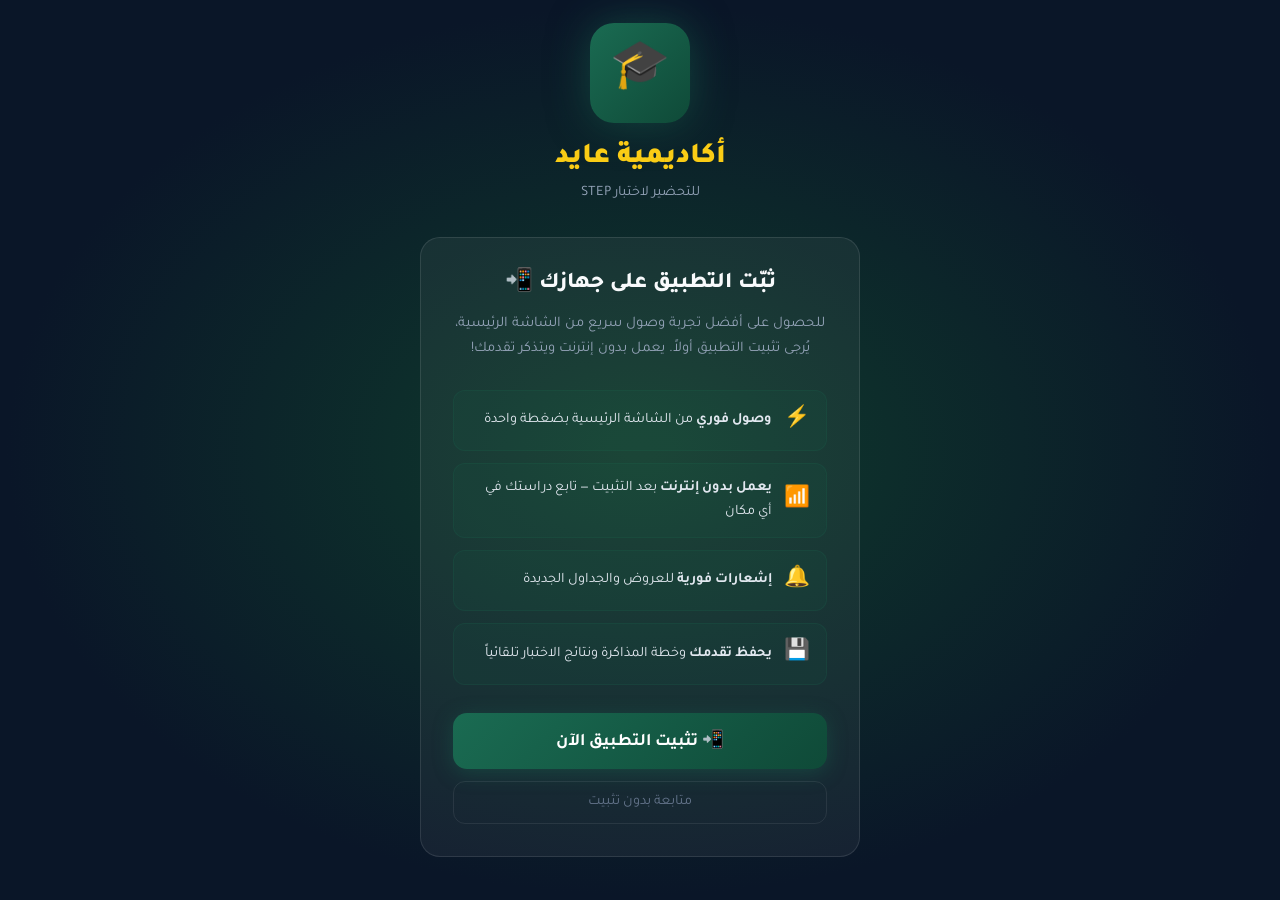
<file: quiz.html>
<!DOCTYPE html>
<html lang="ar" dir="rtl">
<head>
<meta charset="UTF-8">
<meta name="viewport" content="width=device-width, initial-scale=1.0">
<title>اختبار تحديد المستوى - أكاديمية عايد STEP 2026</title>
<link rel="stylesheet" href="assets/css/main.css">
<link href="https://fonts.googleapis.com/css2?family=Tajawal:wght@400;700;800;900&display=swap" rel="stylesheet">
<link rel="manifest" href="manifest.json">
<link rel="icon" href="logo-192.png">
<style>
.quiz-page { min-height: 100vh; padding: 20px 16px 60px; }
.quiz-top-bar { display: flex; align-items: center; justify-content: space-between; padding: 12px 0; margin-bottom: 24px; flex-wrap: wrap; gap: 12px; }
.quiz-section-info { display: flex; align-items: center; gap: 10px; }
.section-color-dot { width: 12px; height: 12px; border-radius: 50%; }
.quiz-stats { display: flex; gap: 16px; align-items: center; }
.quiz-stat-item { text-align: center; }
.quiz-stat-item .val { font-size: 1.1rem; font-weight: 900; }
.quiz-stat-item .lbl { font-size: 0.65rem; color: var(--text3); }
.timer-warning { color: var(--danger) !important; animation: blink 0.8s ease-in-out infinite; }
.question-meta { display: flex; gap: 10px; margin-bottom: 12px; flex-wrap: wrap; align-items: center; }
.meta-badge { padding: 3px 10px; border-radius: 12px; font-size: 0.72rem; font-weight: 700; }
.meta-model { background: rgba(59,130,246,0.15); color: #93c5fd; }
.meta-freq { background: rgba(250,204,21,0.15); color: var(--accent); }
.meta-level { background: rgba(16,185,129,0.15); color: #6ee7b7; }
.meta-level.advanced { background: rgba(239,68,68,0.15); color: #fca5a5; }
.meta-level.beginner { background: rgba(34,197,94,0.15); color: #86efac; }
.quiz-done-screen { text-align: center; padding: 60px 20px; display: none; }
.quiz-done-screen.show { display: block; animation: fadeIn 0.5s ease; }
.intro-screen { max-width: 680px; margin: 0 auto; text-align: center; }
.intro-rules { display: grid; grid-template-columns: repeat(2,1fr); gap: 12px; margin: 24px 0; text-align: right; }
.rule-item { background: rgba(255,255,255,0.04); border: 1px solid rgba(255,255,255,0.08); border-radius: 12px; padding: 14px 16px; display: flex; align-items: flex-start; gap: 10px; }
.rule-icon { font-size: 1.4rem; flex-shrink: 0; }
.rule-text strong { display: block; font-size: 0.88rem; margin-bottom: 2px; }
.rule-text span { font-size: 0.75rem; color: var(--text2); }
@media (max-width: 480px) { .intro-rules { grid-template-columns: 1fr; } }
.cooldown-msg { background: rgba(239,68,68,0.1); border: 1px solid rgba(239,68,68,0.3); border-radius: 14px; padding: 24px; text-align: center; }
</style>
</head>
<body>
<div id="toastContainer"></div>

<!-- Header -->
<header class="site-header" id="mainHeader">
  <div class="container header-inner">
    <a href="index.html" class="site-logo">
      <div class="academy-logo-sm">ع</div>
      <div class="logo-text">
        <span class="logo-name">أكاديمية عايد</span>
        <span class="logo-sub">STEP 2026</span>
      </div>
    </a>
    <div style="display:flex;align-items:center;gap:12px">
      <span id="quizProgressText" style="font-size:0.82rem;color:var(--text2)"></span>
      <div id="userPill" style="display:flex;align-items:center;gap:6px;background:rgba(255,255,255,0.07);border-radius:30px;padding:5px 12px 5px 6px;cursor:pointer" onclick="auth.logout()">
        <div class="user-avatar"><span class="user-avatar-initial">ط</span></div>
        <span class="user-name" style="font-size:0.82rem">طالب</span>
      </div>
    </div>
  </div>
</header>

<div class="quiz-page">
  <div class="container">

    <!-- ===== شاشة الانتظار (Cooldown) ===== -->
    <div id="cooldownScreen" style="display:none;max-width:500px;margin:60px auto">
      <div class="cooldown-msg">
        <div style="font-size:3rem;margin-bottom:12px">⏰</div>
        <h2 style="font-size:1.3rem;color:var(--accent);margin-bottom:10px">محتاج تنتظر شوية!</h2>
        <p style="color:var(--text2);font-size:0.9rem;margin-bottom:16px">اختبار تحديد المستوى مرة واحدة كل 24 ساعة - هذا لضمان دقة النتيجة.</p>
        <div style="font-size:2rem;font-weight:900;color:var(--danger);margin:12px 0" id="cooldownTimer"></div>
        <p style="font-size:0.8rem;color:var(--text3)">المتبقي حتى يمكنك إعادة الاختبار</p>
        <div style="display:flex;gap:10px;justify-content:center;margin-top:20px;flex-wrap:wrap">
          <a href="results.html" class="btn btn-primary">عرض نتائجي الأخيرة</a>
          <a href="dashboard.html" class="btn btn-ghost">لوحة المتابعة</a>
        </div>
      </div>
    </div>

    <!-- ===== شاشة التعريف ===== -->
    <div id="introScreen" class="intro-screen">
      <div class="academy-logo" style="margin:0 auto 20px">ع</div>
      <h1 style="font-size:clamp(1.5rem,4vw,2.2rem);color:var(--accent);margin-bottom:8px">اختبار تحديد المستوى</h1>
      <p style="color:var(--text2);font-size:0.95rem;margin-bottom:4px">مجاني • 24 سؤال • 4 أقسام</p>
      <p style="color:var(--text3);font-size:0.82rem">من نماذج STEP الرسمية 49، 50، 51، 52</p>

      <div class="intro-rules">
        <div class="rule-item">
          <div class="rule-icon">⏱️</div>
          <div class="rule-text"><strong>وقت لكل سؤال</strong><span>قواعد: 60 ث | مفردات: 50 ث | قراءة: 90 ث | استماع: 80 ث</span></div>
        </div>
        <div class="rule-item">
          <div class="rule-icon">🎯</div>
          <div class="rule-text"><strong>24 سؤال متنوع</strong><span>6 أسئلة من كل قسم من أصعب النماذج</span></div>
        </div>
        <div class="rule-item">
          <div class="rule-icon">✅</div>
          <div class="rule-text"><strong>تغذية راجعة فورية</strong><span>شرح لكل سؤال بعد الإجابة مباشرة</span></div>
        </div>
        <div class="rule-item">
          <div class="rule-icon">📊</div>
          <div class="rule-text"><strong>تقرير مفصل</strong><span>تحديد المستوى وخطة دراسية مخصصة</span></div>
        </div>
        <div class="rule-item">
          <div class="rule-icon">🔄</div>
          <div class="rule-text"><strong>مرة واحدة كل 24 ساعة</strong><span>للحفاظ على دقة النتيجة</span></div>
        </div>
        <div class="rule-item">
          <div class="rule-icon">📱</div>
          <div class="rule-text"><strong>يعمل أوفلاين</strong><span>بعد تثبيت التطبيق على جهازك</span></div>
        </div>
      </div>

      <div style="background:rgba(250,204,21,0.08);border:1px solid rgba(250,204,21,0.2);border-radius:14px;padding:16px;margin-bottom:24px">
        <p style="font-size:0.88rem;color:var(--accent);font-weight:700">💡 تلميح عايد</p>
        <p style="font-size:0.82rem;color:var(--text2);margin-top:4px">اقرأ كل سؤال بتمعن وراجع الخيارات. الأسئلة من التسريبات الحقيقية لنماذج STEP!</p>
      </div>

      <button class="btn btn-primary btn-lg" onclick="startQuiz()" id="startBtn" style="min-width:220px">
        🚀 ابدأ الاختبار الآن
      </button>
      <p style="font-size:0.75rem;color:var(--text3);margin-top:12px">بالضغط على "ابدأ"، أنت تؤكد أنك ستكمل الاختبار في جلسة واحدة</p>
    </div>

    <!-- ===== منطقة الاختبار ===== -->
    <div id="quizArea" style="display:none">

      <!-- شريط المعلومات العلوي -->
      <div class="quiz-top-bar">
        <div class="quiz-section-info">
          <div class="section-color-dot" id="sectionDot"></div>
          <span id="sectionName" style="font-weight:700;font-size:0.95rem"></span>
          <span class="badge badge-info" id="questionCounter">1/24</span>
        </div>
        <div class="quiz-stats">
          <div class="quiz-stat-item">
            <div class="val" id="correctCount" style="color:var(--success)">0</div>
            <div class="lbl">صح</div>
          </div>
          <div class="quiz-stat-item">
            <div class="val" id="wrongCount" style="color:var(--danger)">0</div>
            <div class="lbl">غلط</div>
          </div>
          <div class="quiz-timer-circle">
            <svg width="70" height="70" viewBox="0 0 70 70">
              <circle class="timer-bg" cx="35" cy="35" r="30"/>
              <circle class="timer-prog" id="timerCircle" cx="35" cy="35" r="30"/>
            </svg>
            <div class="timer-text" id="timerText" style="color:var(--success)">60</div>
          </div>
        </div>
      </div>

      <!-- شريط تقدم الاختبار -->
      <div class="progress-bar-wrap" style="margin-bottom:24px">
        <div class="progress-bar-fill" id="quizProgressBar" style="width:0%"></div>
      </div>

      <!-- نص المقطع (للقراءة) -->
      <div id="passageBox" class="quiz-passage" style="display:none"></div>

      <!-- بطاقة السؤال -->
      <div class="card" style="padding:28px" id="questionCard">
        <div class="question-meta" id="questionMeta"></div>
        <div class="quiz-question-text" id="questionText"></div>
        <div class="quiz-options" id="optionsContainer"></div>
        <div class="quiz-explanation" id="explanation"></div>
      </div>

      <!-- أزرار التنقل -->
      <div class="quiz-nav" style="margin-top:20px">
        <div class="quiz-dots" id="quizDots"></div>
        <button class="btn btn-primary" id="nextBtn" onclick="nextQuestion()" style="display:none">
          التالي ← <span id="nextBtnCounter"></span>
        </button>
      </div>
    </div>

    <!-- ===== شاشة الإنهاء ===== -->
    <div class="quiz-done-screen" id="doneScreen">
      <div style="font-size:4rem;margin-bottom:16px">🎉</div>
      <h2 style="font-size:1.8rem;color:var(--accent);margin-bottom:8px">أنهيت الاختبار!</h2>
      <p style="color:var(--text2);margin-bottom:24px">جارٍ تحليل نتائجك...</p>
      <div style="width:60px;height:60px;border:4px solid var(--primary);border-top-color:transparent;border-radius:50%;animation:spin 0.8s linear infinite;margin:0 auto"></div>
    </div>

  </div>
</div>

<script src="assets/js/app.js"></script>
<script>
// ===== متغيرات الاختبار =====
let questions = [];
let currentIdx = 0;
let answers = {};
let correctCount = 0;
let wrongCount = 0;
let timer = null;
let timeLeft = 60;
let quizStartTime = null;
const TOTAL_QUESTIONS = 24;
const QUESTIONS_PER_SECTION = 6;

// ===== تحميل الأسئلة =====
async function loadQuestions() {
  const data = await dataLoader.load('questions');
  if (!data) return [];

  const sections = data.sections;
  const timePerType = data.timePerType;
  const allSections = ['grammar', 'vocabulary', 'reading', 'listening'];
  const result = [];

  allSections.forEach(secKey => {
    const sec = sections[secKey];
    let qs = [];

    if (sec.questions) {
      qs = sec.questions;
    } else if (sec.passages) {
      // أسئلة القراءة: مع المقطع
      sec.passages.forEach(p => {
        if (p.questions) {
          p.questions.forEach(q => {
            qs.push({ ...q, passageText: p.text, passageTitle: p.title });
          });
        }
      });
    }

    // اختيار 6 أسئلة عشوائية من كل قسم
    const shuffled = quiz.shuffle(qs);
    const selected = shuffled.slice(0, QUESTIONS_PER_SECTION);
    selected.forEach(q => result.push({
      ...q,
      sectionKey: secKey,
      sectionName: sec.name,
      sectionColor: sec.color,
      timeLimit: timePerType[secKey] || 60
    }));
  });

  return result;
}

// ===== بدء الاختبار =====
async function startQuiz() {
  document.getElementById('startBtn').disabled = true;
  document.getElementById('startBtn').innerHTML = '<span class="spin">⏳</span> جارٍ التحميل...';

  questions = await loadQuestions();
  if (!questions.length) {
    toast.error('خطأ في تحميل الأسئلة - حاول مرة أخرى');
    document.getElementById('startBtn').disabled = false;
    document.getElementById('startBtn').innerHTML = '🚀 ابدأ الاختبار الآن';
    return;
  }

  quizStartTime = Date.now();
  currentIdx = 0;
  answers = {};
  correctCount = 0;
  wrongCount = 0;

  document.getElementById('introScreen').style.display = 'none';
  document.getElementById('quizArea').style.display = 'block';

  // إنشاء نقاط التنقل
  buildDots();
  showQuestion(0);
}

// ===== بناء نقاط التنقل =====
function buildDots() {
  const container = document.getElementById('quizDots');
  container.innerHTML = '';
  questions.forEach((_, i) => {
    const dot = document.createElement('div');
    dot.className = 'quiz-dot' + (i === 0 ? ' current' : '');
    dot.id = 'dot' + i;
    dot.title = `سؤال ${i+1}`;
    container.appendChild(dot);
  });
}

// ===== عرض السؤال =====
function showQuestion(idx) {
  if (idx >= questions.length) {
    finishQuiz();
    return;
  }

  const q = questions[idx];
  currentIdx = idx;

  // تحديث المعلومات العلوية
  document.getElementById('sectionDot').style.background = q.sectionColor;
  document.getElementById('sectionName').textContent = q.sectionName;
  document.getElementById('questionCounter').textContent = `${idx + 1}/${questions.length}`;
  document.getElementById('quizProgressText').textContent = `${idx + 1} / ${questions.length}`;

  // تحديث شريط التقدم
  const pct = ((idx) / questions.length) * 100;
  document.getElementById('quizProgressBar').style.width = pct + '%';

  // تحديث نقاط التنقل
  document.querySelectorAll('.quiz-dot').forEach((dot, i) => {
    dot.classList.remove('current', 'answered', 'correct', 'wrong');
    if (i < idx) {
      dot.classList.add('answered');
      if (answers[questions[i].id] === questions[i].correct) dot.classList.add('correct');
      else dot.classList.add('wrong');
    }
    if (i === idx) dot.classList.add('current');
  });

  // عرض المقطع إن وجد
  const passageBox = document.getElementById('passageBox');
  if (q.passageText) {
    passageBox.style.display = 'block';
    passageBox.innerHTML = `<strong style="color:var(--accent);font-size:0.9rem">📖 ${q.passageTitle || 'اقرأ الفقرة التالية'}</strong><br><br>${q.passageText}`;
  } else {
    passageBox.style.display = 'none';
  }

  // البيانات الوصفية للسؤال
  const meta = document.getElementById('questionMeta');
  meta.innerHTML = `
    <span class="meta-badge meta-model">نموذج ${q.model || '50'}</span>
    ${q.freq >= 5 ? `<span class="meta-badge meta-freq">🔥 متكرر (${q.freq}x)</span>` : ''}
    <span class="meta-badge meta-level ${q.level}">${q.level === 'advanced' ? '🔴 متقدم' : q.level === 'intermediate' ? '🟡 متوسط' : '🟢 أساسي'}</span>
  `;

  // نص السؤال
  document.getElementById('questionText').textContent = q.text;

  // الخيارات
  const container = document.getElementById('optionsContainer');
  container.innerHTML = '';
  const letters = ['A', 'B', 'C', 'D'];
  q.options.forEach((opt, i) => {
    const btn = document.createElement('button');
    btn.className = 'quiz-option';
    btn.innerHTML = `<span class="option-letter">${letters[i]}</span><span>${opt}</span>`;
    btn.onclick = () => selectOption(i, btn);
    container.appendChild(btn);
  });

  // إخفاء الشرح والزر التالي
  document.getElementById('explanation').classList.remove('show');
  document.getElementById('nextBtn').style.display = 'none';

  // بدء المؤقت
  startTimer(q.timeLimit);
}

// ===== مؤقت السؤال =====
function startTimer(seconds) {
  clearInterval(timer);
  timeLeft = seconds;
  const circumference = 2 * Math.PI * 30; // 188.5

  function update() {
    const circle = document.getElementById('timerCircle');
    const text = document.getElementById('timerText');
    const fraction = timeLeft / seconds;
    const offset = circumference * (1 - fraction);
    circle.style.strokeDashoffset = offset;
    text.textContent = timeLeft;

    if (fraction > 0.5) {
      circle.style.stroke = 'var(--success)';
      text.style.color = 'var(--success)';
    } else if (fraction > 0.25) {
      circle.style.stroke = 'var(--warning)';
      text.style.color = 'var(--warning)';
    } else {
      circle.style.stroke = 'var(--danger)';
      text.style.color = 'var(--danger)';
    }
  }

  update();
  timer = setInterval(() => {
    timeLeft--;
    update();
    if (timeLeft <= 0) {
      clearInterval(timer);
      timeExpired();
    }
  }, 1000);
}

// ===== انتهاء وقت السؤال =====
function timeExpired() {
  const q = questions[currentIdx];
  toast.warning('⏱️ انتهى الوقت! انتقال تلقائي...');

  // تحديد الإجابة "غلط" لو لم يجب
  if (answers[q.id] === undefined) {
    answers[q.id] = -1; // خاطئ
    wrongCount++;
    document.getElementById('wrongCount').textContent = wrongCount;
    // إظهار الإجابة الصحيحة
    const opts = document.querySelectorAll('.quiz-option');
    opts.forEach((opt, i) => {
      opt.classList.add('disabled');
      if (i === q.correct) opt.classList.add('correct');
    });
    showExplanation(q);
  }

  document.getElementById('nextBtn').style.display = 'flex';
  document.getElementById('nextBtnCounter').textContent = currentIdx + 1 < questions.length ? '' : ' (إنهاء)';
  setTimeout(() => nextQuestion(), 2500);
}

// ===== اختيار إجابة =====
function selectOption(selectedIdx, btn) {
  clearInterval(timer);
  const q = questions[currentIdx];
  if (answers[q.id] !== undefined) return; // تم الإجابة

  answers[q.id] = selectedIdx;
  const opts = document.querySelectorAll('.quiz-option');
  opts.forEach(o => o.classList.add('disabled'));

  if (selectedIdx === q.correct) {
    btn.classList.add('correct');
    correctCount++;
    document.getElementById('correctCount').textContent = correctCount;
    // تحدي: 10 أسئلة متتالية صح
    const streak = store.get('correctStreak') || 0;
    store.set('correctStreak', streak + 1);
    if (streak + 1 >= 10) challenges.complete('c1');
  } else {
    btn.classList.add('wrong');
    opts[q.correct].classList.add('correct');
    wrongCount++;
    document.getElementById('wrongCount').textContent = wrongCount;
    store.set('correctStreak', 0);
  }

  // تحدي السرعة
  if (timeLeft >= q.timeLimit - 10) challenges.complete('c2');

  showExplanation(q);
  document.getElementById('nextBtn').style.display = 'flex';
  document.getElementById('nextBtnCounter').textContent = currentIdx + 1 < questions.length ? '' : ' (إنهاء)';
}

// ===== عرض الشرح =====
function showExplanation(q) {
  const box = document.getElementById('explanation');
  box.innerHTML = `📖 <strong>الشرح:</strong> ${q.explanation}`;
  box.classList.add('show');
}

// ===== السؤال التالي =====
function nextQuestion() {
  clearInterval(timer);
  const next = currentIdx + 1;
  if (next >= questions.length) {
    finishQuiz();
  } else {
    showQuestion(next);
    window.scrollTo({ top: 0, behavior: 'smooth' });
  }
}

// ===== إنهاء الاختبار =====
function finishQuiz() {
  clearInterval(timer);
  document.getElementById('quizArea').style.display = 'none';
  document.getElementById('doneScreen').classList.add('show');

  const totalTime = Math.round((Date.now() - quizStartTime) / 1000);
  const score = Math.round((correctCount / questions.length) * 100);
  const levelInfo = scorer.getLevel(score);
  const sectionAnalysis = scorer.getSectionAnalysis(answers, questions);

  // حفظ النتائج
  store.set('quizScore', score);
  store.set('quizLevel', levelInfo.level);
  store.set('quizAnswers', answers);
  store.set('quizTime', totalTime);
  store.set('lastQuizTime', Date.now());
  store.set('sectionAnalysis', sectionAnalysis);
  store.set('quizQuestions', questions.map(q => ({ id: q.id, correct: q.correct, sectionKey: q.sectionKey })));

  // إرسال للجوجل شيت
  const user = auth.getUser();
  submitToGoogleScript({
    type: 'quiz_result',
    userId: user?.phone,
    userName: user?.name,
    score,
    level: levelInfo.level,
    correctCount,
    totalTime,
    sections: sectionAnalysis
  });

  toast.success(`أنهيت الاختبار! نتيجتك ${score}% 🎯`);
  setTimeout(() => window.location.href = 'results.html', 2000);
}

// ===== تهيئة الصفحة =====
document.addEventListener('DOMContentLoaded', () => {
  if (!auth.checkAll()) return;

  const user = auth.getUser();
  if (user) {
    document.querySelectorAll('.user-name').forEach(el => el.textContent = user.name || 'طالب');
    document.querySelectorAll('.user-avatar-initial').forEach(el => el.textContent = (user.name||'ط').charAt(0));
  }

  // التحقق من Cooldown
  if (!quiz.canTakeQuiz()) {
    const ms = quiz.getTimeUntilNextQuiz();
    document.getElementById('introScreen').style.display = 'none';
    document.getElementById('cooldownScreen').style.display = 'block';

    // عداد للانتظار
    const updateCooldown = () => {
      const remaining = quiz.getTimeUntilNextQuiz();
      if (remaining <= 0) {
        document.getElementById('cooldownScreen').style.display = 'none';
        document.getElementById('introScreen').style.display = 'block';
        return;
      }
      const h = Math.floor(remaining / 3600000).toString().padStart(2,'0');
      const m = Math.floor((remaining % 3600000) / 60000).toString().padStart(2,'0');
      const s = Math.floor((remaining % 60000) / 1000).toString().padStart(2,'0');
      const el = document.getElementById('cooldownTimer');
      if (el) el.textContent = `${h}:${m}:${s}`;
    };
    updateCooldown();
    setInterval(updateCooldown, 1000);
    return;
  }
});
</script>
</body>
</html>
</file>
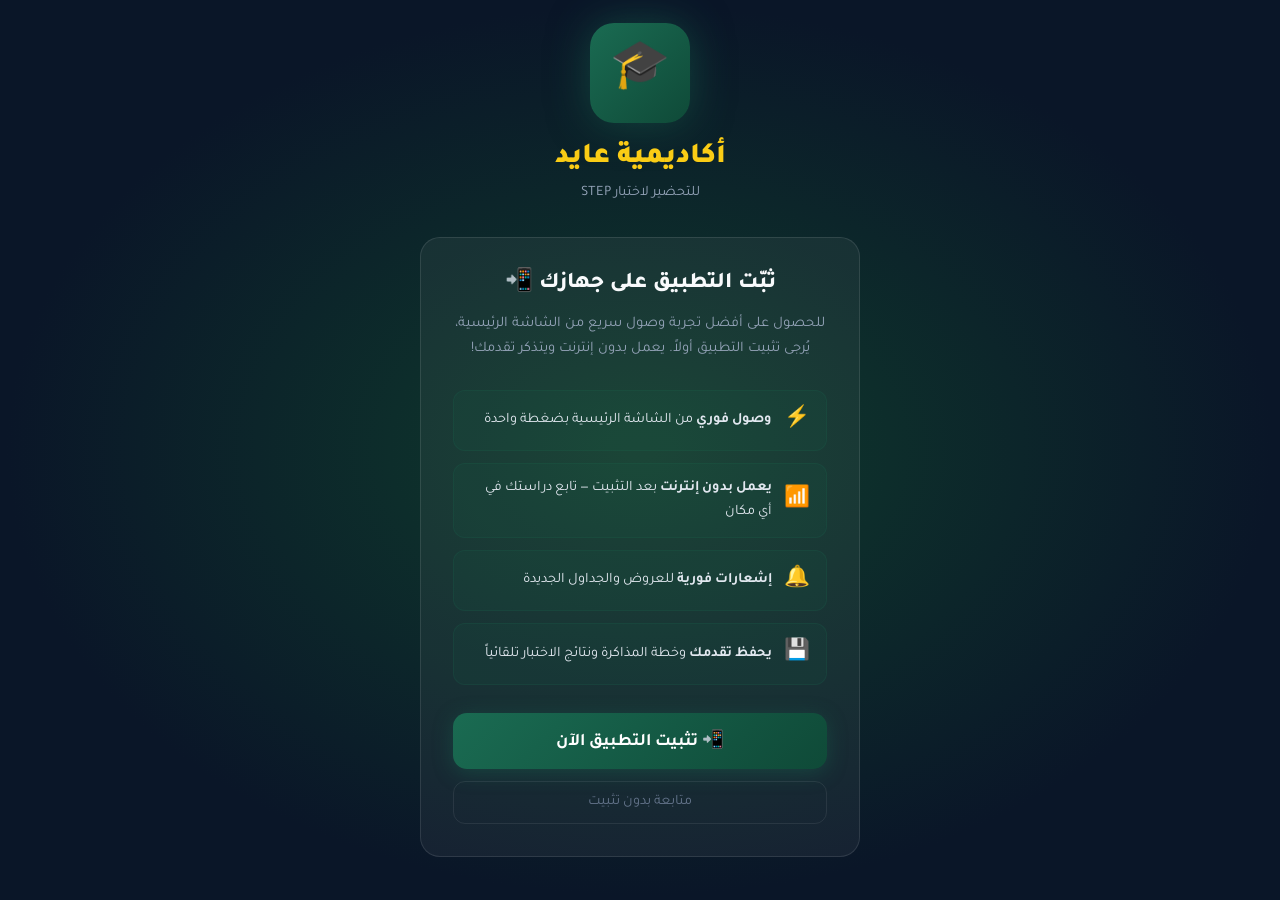
<file: register.html>
<!DOCTYPE html>
<html lang="ar" dir="rtl">
<head>
<meta charset="UTF-8">
<meta name="viewport" content="width=device-width, initial-scale=1.0">
<title>التسجيل في الدورة - أكاديمية عايد STEP 2026</title>
<link rel="stylesheet" href="assets/css/main.css">
<link href="https://fonts.googleapis.com/css2?family=Tajawal:wght@400;700;800;900&display=swap" rel="stylesheet">
<link rel="manifest" href="manifest.json">
<link rel="icon" href="logo-192.png">
<style>
.reg-layout { display: grid; grid-template-columns: 1fr 340px; gap: 28px; align-items: start; }
.reg-main { }
.reg-sidebar { position: sticky; top: 80px; }
@media (max-width: 900px) { .reg-layout { grid-template-columns: 1fr; } .reg-sidebar { position: relative; top: 0; } }
.price-box { background: linear-gradient(135deg, rgba(26,107,82,0.2), rgba(10,22,40,0.5)); border: 1.5px solid rgba(26,107,82,0.4); border-radius: 20px; padding: 24px; }
.old-price { text-decoration: line-through; color: var(--text3); font-size: 1rem; }
.new-price { font-size: 3rem; font-weight: 900; color: var(--accent); line-height: 1; }
.save-badge { background: var(--danger); color: white; padding: 4px 12px; border-radius: 20px; font-size: 0.78rem; font-weight: 700; display: inline-block; margin-top: 4px; }
.benefit-list { list-style: none; margin-top: 16px; display: flex; flex-direction: column; gap: 8px; }
.benefit-list li { display: flex; align-items: center; gap: 8px; font-size: 0.85rem; color: var(--text2); }
.tg-msg-preview { background: rgba(0,136,204,0.08); border: 1.5px solid rgba(0,136,204,0.25); border-radius: 14px; padding: 18px; font-family: monospace; font-size: 0.78rem; line-height: 1.8; direction: rtl; text-align: right; white-space: pre-wrap; color: var(--text2); max-height: 280px; overflow-y: auto; }
.tg-header { display: flex; align-items: center; gap: 8px; margin-bottom: 12px; padding-bottom: 10px; border-bottom: 1px solid rgba(0,136,204,0.2); }
.payment-confirm-card { text-align: center; animation: fadeIn 0.5s ease; }
</style>
</head>
<body>
<div id="toastContainer"></div>

<header class="site-header" id="mainHeader">
  <div class="container header-inner">
    <a href="index.html" class="site-logo">
      <div class="academy-logo-sm">ع</div>
      <div class="logo-text">
        <span class="logo-name">أكاديمية عايد</span>
        <span class="logo-sub">STEP 2026</span>
      </div>
    </a>
    <div style="display:flex;align-items:center;gap:10px">
      <a href="index.html" class="btn btn-ghost btn-sm">الرئيسية</a>
      <div id="userPill" style="display:flex;align-items:center;gap:6px;background:rgba(255,255,255,0.07);border-radius:30px;padding:5px 12px 5px 6px">
        <div class="user-avatar"><span class="user-avatar-initial">ط</span></div>
        <span class="user-name" style="font-size:0.82rem">طالب</span>
      </div>
    </div>
  </div>
</header>

<!-- شريط الإلحاح -->
<div class="urgency-bar">
  <span>⚡ عرض محدود!</span>
  <span>المقاعد المتبقية: <strong id="seatsLeft" style="color:#fff">7</strong></span>
  <span>|</span>
  <span>ينتهي الخصم خلال: <span class="countdown-inline" id="headerCountdown"><span>00</span>:<span>00</span>:<span>00</span></span></span>
</div>

<main style="padding:40px 0 80px">
  <div class="container">

    <!-- مؤشر الخطوات -->
    <div class="steps-indicator" style="max-width:700px;margin:0 auto 36px">
      <div class="step-item active" id="step-ind-1">
        <div style="display:flex;flex-direction:column;align-items:center;gap:4px">
          <div class="step-circle">1</div>
          <span class="step-label">بياناتك</span>
        </div>
      </div>
      <div class="step-connector"></div>
      <div class="step-item" id="step-ind-2">
        <div style="display:flex;flex-direction:column;align-items:center;gap:4px">
          <div class="step-circle">2</div>
          <span class="step-label">الفاتورة</span>
        </div>
      </div>
      <div class="step-connector"></div>
      <div class="step-item" id="step-ind-3">
        <div style="display:flex;flex-direction:column;align-items:center;gap:4px">
          <div class="step-circle">3</div>
          <span class="step-label">الدفع</span>
        </div>
      </div>
      <div class="step-connector"></div>
      <div class="step-item" id="step-ind-4">
        <div style="display:flex;flex-direction:column;align-items:center;gap:4px">
          <div class="step-circle">4</div>
          <span class="step-label">التأكيد</span>
        </div>
      </div>
    </div>

    <div class="reg-layout">
      <!-- ===== النموذج الرئيسي ===== -->
      <div class="reg-main">

        <!-- ===== الخطوة 1: بياناتك ===== -->
        <div class="form-step active card" id="formStep1">
          <h2 style="font-size:1.2rem;margin-bottom:20px;color:var(--accent)">📋 الخطوة 1: بيانات الطالب</h2>

          <div style="display:grid;grid-template-columns:1fr 1fr;gap:16px">
            <div class="form-group">
              <label class="form-label">الاسم الكامل <span style="color:var(--danger)">*</span></label>
              <input type="text" class="form-control" id="f-name" placeholder="محمد عبدالله">
            </div>
            <div class="form-group">
              <label class="form-label">رقم الجوال <span style="color:var(--danger)">*</span></label>
              <input type="tel" class="form-control" id="f-phone" placeholder="05XXXXXXXX" dir="ltr">
            </div>
          </div>

          <div class="form-group">
            <label class="form-label">البريد الإلكتروني (اختياري)</label>
            <input type="email" class="form-control" id="f-email" placeholder="example@email.com" dir="ltr">
          </div>

          <div style="display:grid;grid-template-columns:1fr 1fr;gap:16px">
            <div class="form-group">
              <label class="form-label">الجامعة <span style="color:var(--danger)">*</span></label>
              <select class="form-control" id="f-university">
                <option value="">اختر الجامعة</option>
                <option value="seu" selected>الجامعة السعودية الإلكترونية</option>
                <option value="ksu">جامعة الملك سعود</option>
                <option value="kau">جامعة الملك عبدالعزيز</option>
                <option value="ku">جامعة الملك خالد</option>
                <option value="taibah">جامعة طيبة</option>
                <option value="pnu">جامعة الأميرة نورة</option>
                <option value="other">أخرى</option>
              </select>
            </div>
            <div class="form-group">
              <label class="form-label">التخصص</label>
              <input type="text" class="form-control" id="f-major" placeholder="مثال: إدارة الأعمال">
            </div>
          </div>

          <div class="form-group">
            <label class="form-label">موعد اختبار STEP المتوقع <span style="color:var(--danger)">*</span></label>
            <select class="form-control" id="f-examDate">
              <option value="">اختر الفترة</option>
              <option value="this_month">هذا الشهر</option>
              <option value="1to2months">شهر إلى شهرين</option>
              <option value="3months">3 أشهر</option>
              <option value="notset">لم أحدد بعد</option>
            </select>
          </div>

          <!-- شروط وأحكام -->
          <div style="background:rgba(255,255,255,0.04);border:1px solid rgba(255,255,255,0.08);border-radius:12px;padding:16px;margin-bottom:20px">
            <div style="display:flex;align-items:flex-start;gap:10px;margin-bottom:10px">
              <input type="checkbox" id="agreeTerms" style="accent-color:var(--primary);width:18px;height:18px;flex-shrink:0;margin-top:2px">
              <label for="agreeTerms" style="font-size:0.82rem;color:var(--text2);cursor:pointer">
                أوافق على <a href="#" onclick="showModal('termsModal')" style="color:var(--primary-light)">الشروط والأحكام</a> وسياسة <a href="#" onclick="showModal('refundModal')" style="color:var(--primary-light)">الاسترداد</a>
              </label>
            </div>
            <div style="display:flex;align-items:flex-start;gap:10px">
              <input type="checkbox" id="agreeRefund" style="accent-color:var(--primary);width:18px;height:18px;flex-shrink:0;margin-top:2px">
              <label for="agreeRefund" style="font-size:0.82rem;color:var(--text2);cursor:pointer">
                فهمت سياسة الاسترداد: يحق لي الاسترداد الكامل خلال 7 أيام قبل مشاهدة أي محتوى
              </label>
            </div>
          </div>

          <button class="btn btn-primary btn-full btn-lg" onclick="goToStep(2)">
            التالي: مراجعة الفاتورة ←
          </button>
        </div>

        <!-- ===== الخطوة 2: الفاتورة ===== -->
        <div class="form-step card" id="formStep2">
          <h2 style="font-size:1.2rem;margin-bottom:20px;color:var(--accent)">📄 الخطوة 2: مراجعة الفاتورة</h2>

          <div class="invoice-box" id="invoiceBox">
            <div class="invoice-header">
              <div style="display:flex;justify-content:space-between;align-items:flex-start">
                <div>
                  <div style="font-size:1.1rem;font-weight:900;color:#1a6b52">أكاديمية عايد STEP 2026</div>
                  <div style="font-size:0.75rem;color:#6b7280">فاتورة رقم: <span id="invoiceNum">INV-2026-001</span></div>
                  <div style="font-size:0.75rem;color:#6b7280">التاريخ: <span id="invoiceDate"></span></div>
                </div>
                <div style="text-align:left">
                  <div style="font-size:0.78rem;color:#6b7280">مُقدَّمة لـ:</div>
                  <div style="font-weight:700" id="inv-name">-</div>
                  <div style="font-size:0.75rem;color:#6b7280" id="inv-phone">-</div>
                </div>
              </div>
            </div>
            <div class="invoice-row"><span>الدورة المكثفة - STEP 2026</span><span>299 ر.</span></div>
            <div class="invoice-row" style="color:#dc2626"><span>خصم العرض المحدود</span><span>- 100 ر.</span></div>
            <div class="invoice-row"><span>النماذج 49، 50، 51، 52</span><span>مشمولة ✅</span></div>
            <div class="invoice-row"><span>وصول سنة كاملة</span><span>مشمول ✅</span></div>
            <div class="invoice-row"><span>مجموعة تيليجرام VIP</span><span>مشمولة ✅</span></div>
            <div class="invoice-total invoice-row"><span>الإجمالي</span><span>199 ر. فقط</span></div>
          </div>

          <div style="display:flex;gap:10px;margin-top:16px;flex-wrap:wrap">
            <button class="btn btn-ghost btn-sm" onclick="printInvoice()">🖨️ طباعة الفاتورة</button>
            <button class="btn btn-ghost btn-sm" onclick="copyInvoiceText()">📋 نسخ الفاتورة</button>
          </div>

          <div style="display:flex;gap:12px;margin-top:20px;flex-wrap:wrap">
            <button class="btn btn-ghost" onclick="goToStep(1)">← رجوع</button>
            <button class="btn btn-primary" onclick="goToStep(3)" style="flex:1">التالي: الدفع ←</button>
          </div>
        </div>

        <!-- ===== الخطوة 3: الدفع ===== -->
        <div class="form-step card" id="formStep3">
          <h2 style="font-size:1.2rem;margin-bottom:6px;color:var(--accent)">💳 الخطوة 3: إتمام الدفع</h2>
          <p style="font-size:0.85rem;color:var(--text2);margin-bottom:20px">حوّل المبلغ عبر التحويل البنكي ثم ارفع إيصال الدفع</p>

          <!-- بيانات التحويل البنكي -->
          <div class="bank-card" style="margin-bottom:20px">
            <div style="display:flex;align-items:center;gap:10px;margin-bottom:16px">
              <span style="font-size:1.5rem">🏦</span>
              <div>
                <div style="font-weight:800;font-size:1rem">مصرف الإنماء</div>
                <div style="font-size:0.75rem;color:var(--text2)">التحويل آمن ومباشر</div>
              </div>
            </div>
            <div class="bank-row">
              <span class="bank-label">المستفيد</span>
              <div style="display:flex;align-items:center;gap:8px">
                <span class="bank-value" style="font-size:0.82rem">مؤسسة كريتيفا جلوبال لتقنية المعلومات</span>
                <button class="bank-copy-btn" onclick="copyToClipboard('مؤسسة كريتيفا جلوبال لتقنية المعلومات','تم نسخ اسم المستفيد 📋')">نسخ</button>
              </div>
            </div>
            <div class="bank-row">
              <span class="bank-label">رقم الحساب</span>
              <div style="display:flex;align-items:center;gap:8px">
                <span class="bank-value" id="bankAccount" dir="ltr">68206067557000</span>
                <button class="bank-copy-btn" onclick="copyToClipboard('68206067557000','تم نسخ رقم الحساب ✅')">نسخ</button>
              </div>
            </div>
            <div class="bank-row">
              <span class="bank-label">رقم IBAN</span>
              <div style="display:flex;align-items:center;gap:8px">
                <span class="bank-value" dir="ltr" style="font-size:0.85rem">SA4905000068206067557000</span>
                <button class="bank-copy-btn" onclick="copyToClipboard('SA4905000068206067557000','تم نسخ IBAN ✅')">نسخ</button>
              </div>
            </div>
            <div class="bank-row">
              <span class="bank-label">المبلغ</span>
              <div style="display:flex;align-items:center;gap:8px">
                <span class="bank-value" style="color:var(--accent);font-size:1.1rem">199 ريال سعودي</span>
                <button class="bank-copy-btn" onclick="copyToClipboard('199','تم نسخ المبلغ ✅')">نسخ</button>
              </div>
            </div>
            <button class="btn btn-ghost btn-full" style="margin-top:12px;font-size:0.85rem" onclick="copyAllBankDetails()">
              📋 نسخ جميع بيانات التحويل دفعة واحدة
            </button>
          </div>

          <!-- رفع إيصال الدفع -->
          <div class="form-group">
            <label class="form-label">إيصال الدفع <span style="color:var(--danger)">*</span></label>
            <p style="font-size:0.8rem;color:var(--text2);margin-bottom:10px">ارفع صورة الإيصال بعد التحويل (PNG, JPG, PDF)</p>
            <div class="file-upload-zone" id="receiptZone" onclick="document.getElementById('receiptInput').click()" ondragover="handleDragOver(event)" ondrop="handleDrop(event)">
              <div class="upload-icon">📎</div>
              <p style="font-weight:700;margin-bottom:4px">اضغط لرفع الإيصال</p>
              <p style="font-size:0.78rem;color:var(--text2)">أو اسحب الملف وأفلته هنا</p>
              <p style="font-size:0.72rem;color:var(--text3);margin-top:8px">الحجم الأقصى: 5MB</p>
            </div>
            <input type="file" id="receiptInput" accept="image/*,.pdf" style="display:none" onchange="handleFileUpload(this.files[0])">
            <div class="file-preview" id="filePreview">
              <img id="previewImg" src="" alt="إيصال الدفع" style="display:none">
              <div id="fileInfo" style="font-size:0.82rem;color:var(--text2);margin-top:8px"></div>
            </div>
          </div>

          <!-- رقم مرجع التحويل -->
          <div class="form-group">
            <label class="form-label">رقم مرجع التحويل (اختياري)</label>
            <input type="text" class="form-control" id="f-txRef" placeholder="من رسالة التحويل البنكية" dir="ltr">
            <span class="form-hint">يُسرّع عملية التحقق</span>
          </div>

          <div style="display:flex;gap:12px;margin-top:20px;flex-wrap:wrap">
            <button class="btn btn-ghost" onclick="goToStep(2)">← رجوع</button>
            <button class="btn btn-primary btn-lg" onclick="submitRegistration()" style="flex:1" id="submitBtn">
              ✅ أرسل الإيصال وأكمل التسجيل
            </button>
          </div>
        </div>

        <!-- ===== الخطوة 4: التأكيد وفتح تيليجرام ===== -->
        <div class="form-step" id="formStep4">
          <div class="payment-confirm-card card" style="padding:36px">
            <div style="font-size:4rem;margin-bottom:16px">🎉</div>
            <h2 style="font-size:1.5rem;color:var(--success);margin-bottom:8px">تم استلام طلب التسجيل!</h2>
            <p style="color:var(--text2);margin-bottom:24px;font-size:0.92rem">ممتاز! خطوة أخيرة: أرسل رسالة تيليجرام مع إيصال الدفع لتفعيل حسابك</p>

            <!-- الرسالة الجاهزة -->
            <div style="margin-bottom:20px">
              <div class="tg-header">
                <span style="font-size:1.4rem">📱</span>
                <div>
                  <div style="font-weight:700;font-size:0.9rem">الرسالة الجاهزة لتيليجرام</div>
                  <div style="font-size:0.75rem;color:var(--text3)">ستُفتح محادثة تيليجرام مع الرسالة الجاهزة</div>
                </div>
              </div>
              <div class="tg-msg-preview" id="tgMsgPreview">جارٍ التحضير...</div>
            </div>

            <!-- أزرار الإرسال -->
            <button class="btn btn-primary btn-full btn-lg" onclick="openTelegramMsg()" id="tgSendBtn" style="margin-bottom:12px">
              📱 افتح تيليجرام وأرسل الرسالة + الإيصال
            </button>
            <button class="btn btn-ghost btn-full btn-sm" onclick="copyTelegramMsg()">
              📋 نسخ الرسالة للإرسال يدوياً
            </button>

            <!-- تعليمات واضحة -->
            <div style="background:rgba(59,130,246,0.08);border:1px solid rgba(59,130,246,0.2);border-radius:14px;padding:20px;margin-top:20px;text-align:right">
              <div style="font-weight:800;color:#93c5fd;margin-bottom:12px">📋 خطوات إتمام التسجيل:</div>
              <div style="display:flex;flex-direction:column;gap:10px">
                <div style="display:flex;gap:10px;font-size:0.85rem;color:var(--text2)">
                  <span style="background:var(--primary);color:white;width:22px;height:22px;border-radius:50%;display:flex;align-items:center;justify-content:center;font-size:0.75rem;flex-shrink:0">1</span>
                  <span>اضغط الزر الأزرق فوق لفتح تيليجرام</span>
                </div>
                <div style="display:flex;gap:10px;font-size:0.85rem;color:var(--text2)">
                  <span style="background:var(--primary);color:white;width:22px;height:22px;border-radius:50%;display:flex;align-items:center;justify-content:center;font-size:0.75rem;flex-shrink:0">2</span>
                  <span>أرسل الرسالة الجاهزة أولاً</span>
                </div>
                <div style="display:flex;gap:10px;font-size:0.85rem;color:var(--text2)">
                  <span style="background:var(--primary);color:white;width:22px;height:22px;border-radius:50%;display:flex;align-items:center;justify-content:center;font-size:0.75rem;flex-shrink:0">3</span>
                  <span>ارفع صورة إيصال الدفع في نفس المحادثة</span>
                </div>
                <div style="display:flex;gap:10px;font-size:0.85rem;color:var(--text2)">
                  <span style="background:var(--success);color:white;width:22px;height:22px;border-radius:50%;display:flex;align-items:center;justify-content:center;font-size:0.75rem;flex-shrink:0">✓</span>
                  <span>سيتم تفعيل حسابك خلال ساعات وستصلك رسالة تأكيد مع رابط تحميل الجدول</span>
                </div>
              </div>
            </div>

            <!-- روابط إضافية -->
            <div style="display:flex;gap:10px;justify-content:center;flex-wrap:wrap;margin-top:20px">
              <a href="dashboard.html" class="btn btn-ghost">📊 لوحة المتابعة</a>
              <a href="results.html" class="btn btn-ghost">📈 نتائجي</a>
              <a href="index.html" class="btn btn-ghost">🏠 الرئيسية</a>
            </div>
          </div>
        </div>

      </div>

      <!-- ===== Sidebar ===== -->
      <div class="reg-sidebar">
        <!-- صندوق السعر -->
        <div class="price-box">
          <div style="font-size:0.8rem;color:var(--text3);margin-bottom:6px">سعر الدورة المكثفة</div>
          <div class="old-price">299 ر.</div>
          <div class="new-price">199 ر.</div>
          <span class="save-badge">وفّر 100 ريال! 🔥</span>

          <ul class="benefit-list">
            <li>✅ وصول كامل سنة كاملة</li>
            <li>✅ النماذج 49، 50، 51، 52 بالترتيب</li>
            <li>✅ محاضرات مسجلة + PDF</li>
            <li>✅ أكثر من 200 سؤال STEP</li>
            <li>✅ خطة دراسية مخصصة</li>
            <li>✅ مجموعة تيليجرام VIP</li>
            <li>✅ دعم أسبوعي مع الدكتور عايد</li>
            <li>✅ تطبيق يعمل أوفلاين</li>
          </ul>

          <div style="margin-top:16px;padding-top:14px;border-top:1px solid rgba(255,255,255,0.1)">
            <div style="font-size:0.78rem;color:var(--text3);margin-bottom:8px">المقاعد المتبقية:</div>
            <div style="display:flex;align-items:center;gap:8px">
              <div class="seats-counter" id="seatsLeftSidebar">7</div>
              <span style="font-size:0.78rem;color:var(--text2)">مقعد فقط!</span>
            </div>
          </div>

          <div style="margin-top:12px">
            <div style="font-size:0.78rem;color:var(--text3);margin-bottom:6px">ينتهي الخصم خلال:</div>
            <div class="countdown-block" id="countdownSidebar" style="font-size:0.95rem">
              <span>00</span>:<span>00</span>:<span>00</span>
            </div>
          </div>
        </div>

        <!-- ضمانات -->
        <div class="card" style="margin-top:16px">
          <div style="font-weight:800;margin-bottom:12px;font-size:0.95rem">🛡️ ضماناتنا</div>
          <div style="display:flex;flex-direction:column;gap:10px">
            <div style="display:flex;gap:8px;font-size:0.82rem">
              <span>💰</span>
              <span>استرداد كامل خلال 7 أيام</span>
            </div>
            <div style="display:flex;gap:8px;font-size:0.82rem">
              <span>🔒</span>
              <span>دفع آمن عبر التحويل البنكي</span>
            </div>
            <div style="display:flex;gap:8px;font-size:0.82rem">
              <span>📱</span>
              <span>تواصل مباشر عبر تيليجرام</span>
            </div>
          </div>
        </div>

        <!-- شهادات مختصرة -->
        <div class="card" style="margin-top:16px">
          <div style="font-size:0.82rem;font-style:italic;color:var(--text2);line-height:1.6">"سجلت مساء واتواصلت معي صباح اليوم التالي!"</div>
          <div style="font-size:0.75rem;font-weight:700;margin-top:8px;color:var(--text)">— منيرة الشمري ⭐⭐⭐⭐⭐</div>
        </div>
      </div>
    </div>
  </div>
</main>

<!-- ===== Modal الشروط ===== -->
<div class="modal-overlay" id="termsModal">
  <div class="modal-box">
    <div class="modal-header">
      <h3>الشروط والأحكام</h3>
      <button class="modal-close" onclick="closeModal('termsModal')">✕</button>
    </div>
    <div class="modal-body" style="font-size:0.88rem;color:var(--text2);line-height:1.8">
      <p>1. الدورة للاستخدام الشخصي فقط - يُمنع المشاركة.</p>
      <p>2. وصول كامل لمدة سنة كاملة تشمل تحديثات 2026.</p>
      <p>3. تشمل الدورة النماذج 49، 50، 51، 52 بالترتيب.</p>
      <p>4. الدعم عبر مجموعة تيليجرام الحصرية.</p>
      <p>5. محتوى محمي بحقوق الملكية الفكرية.</p>
    </div>
    <div style="padding:16px 24px;border-top:1px solid var(--card-border)">
      <button class="btn btn-primary" onclick="closeModal('termsModal')">حسناً</button>
    </div>
  </div>
</div>

<!-- ===== Modal الاسترداد ===== -->
<div class="modal-overlay" id="refundModal">
  <div class="modal-box">
    <div class="modal-header">
      <h3>سياسة الاسترداد</h3>
      <button class="modal-close" onclick="closeModal('refundModal')">✕</button>
    </div>
    <div class="modal-body" style="font-size:0.88rem;color:var(--text2);line-height:1.8">
      <div style="background:rgba(16,185,129,0.1);border-radius:10px;padding:14px;margin-bottom:14px">
        <strong style="color:#6ee7b7">✅ يحق لك الاسترداد إذا:</strong>
        <ul style="margin-top:8px;padding-right:16px">
          <li>طلبت خلال 7 أيام من التسجيل</li>
          <li>لم تشاهد أي محاضرة أو محتوى</li>
        </ul>
      </div>
      <div style="background:rgba(239,68,68,0.1);border-radius:10px;padding:14px">
        <strong style="color:#fca5a5">❌ لا يحق الاسترداد إذا:</strong>
        <ul style="margin-top:8px;padding-right:16px">
          <li>مشاهدة أكثر من 20% من المحتوى</li>
          <li>مرور أكثر من 7 أيام</li>
          <li>مشاركة المحتوى مع الغير</li>
        </ul>
      </div>
      <p style="margin-top:14px">للاسترداد: تواصل عبر تيليجرام وأرسل طلبك خلال المدة المحددة.</p>
    </div>
    <div style="padding:16px 24px;border-top:1px solid var(--card-border)">
      <button class="btn btn-primary" onclick="closeModal('refundModal')">فهمت</button>
    </div>
  </div>
</div>

<script src="assets/js/app.js"></script>
<script>
let currentStep = 1;
let receiptFile = null;
let regData = {};

document.addEventListener('DOMContentLoaded', () => {
  if (!auth.checkAll()) return;

  // استعادة بيانات المستخدم
  const user = auth.getUser();
  if (user) {
    document.querySelectorAll('.user-name').forEach(el => el.textContent = user.name || 'طالب');
    document.querySelectorAll('.user-avatar-initial').forEach(el => el.textContent = (user.name||'ط').charAt(0));
    if (user.name) document.getElementById('f-name').value = user.name;
    if (user.phone) document.getElementById('f-phone').value = user.phone;
    if (user.major) document.getElementById('f-major').value = user.major;
  }

  // عدادات
  seats.init('seatsLeft');
  seats.init('seatsLeftSidebar');
  const discountEnd = countdown.getOrCreateEnd();
  countdown.init('headerCountdown', discountEnd);
  countdown.init('countdownSidebar', discountEnd);

  // رقم الفاتورة
  document.getElementById('invoiceNum').textContent = 'INV-' + Date.now().toString().slice(-6);
  document.getElementById('invoiceDate').textContent = new Date().toLocaleDateString('ar-SA');
});

function goToStep(step) {
  if (step > currentStep) {
    if (!validateStep(currentStep)) return;
  }

  // تحديث مؤشرات الخطوات
  for (let i = 1; i <= 4; i++) {
    const ind = document.getElementById('step-ind-' + i);
    if (ind) {
      ind.classList.remove('active', 'completed');
      if (i < step) ind.classList.add('completed');
      if (i === step) ind.classList.add('active');
    }
  }

  // إخفاء الخطوة الحالية وإظهار الجديدة
  document.querySelectorAll('.form-step').forEach(el => el.classList.remove('active'));
  document.getElementById('formStep' + step).classList.add('active');
  currentStep = step;
  window.scrollTo({ top: 80, behavior: 'smooth' });

  // ملء بيانات الفاتورة
  if (step === 2) {
    const name = document.getElementById('f-name').value;
    const phone = document.getElementById('f-phone').value;
    document.getElementById('inv-name').textContent = name || '-';
    document.getElementById('inv-phone').textContent = phone || '-';
    regData = { name, phone };
  }
}

function validateStep(step) {
  if (step === 1) {
    const name = document.getElementById('f-name').value.trim();
    const phone = document.getElementById('f-phone').value.trim();
    const university = document.getElementById('f-university').value;
    const examDate = document.getElementById('f-examDate').value;
    const terms = document.getElementById('agreeTerms').checked;
    const refund = document.getElementById('agreeRefund').checked;

    if (!validate.name(name)) { toast.error('أدخل اسمك الكامل (3 أحرف على الأقل)'); return false; }
    if (!validate.phone(phone)) { toast.error('أدخل رقم جوال سعودي صحيح يبدأ بـ 05'); return false; }
    if (!university) { toast.error('اختر جامعتك'); return false; }
    if (!examDate) { toast.error('حدد موعد اختبارك التقريبي'); return false; }
    if (!terms) { toast.warning('لازم توافق على الشروط'); return false; }
    if (!refund) { toast.warning('لازم تقرأ وتوافق على سياسة الاسترداد'); return false; }
  }
  if (step === 3) {
    if (!receiptFile) { toast.warning('ارفع إيصال الدفع أولاً'); return false; }
  }
  return true;
}

async function submitRegistration() {
  if (!validateStep(3)) return;

  const btn = document.getElementById('submitBtn');
  btn.disabled = true;
  btn.innerHTML = '<span class="spin">⏳</span> جارٍ المعالجة...';

  const user = auth.getUser() || {};
  const fullData = {
    name: document.getElementById('f-name').value,
    phone: document.getElementById('f-phone').value,
    email: document.getElementById('f-email').value,
    university: document.getElementById('f-university').value,
    major: document.getElementById('f-major').value,
    examDate: document.getElementById('f-examDate').value,
    txRef: document.getElementById('f-txRef').value,
    score: store.get('quizScore') || 0,
    level: store.get('quizLevel') || 'غير محدد',
    plan: store.get('selectedPlan') || '7 أيام',
  };

  // تحديث بيانات المستخدم
  auth.login({ ...user, ...fullData, isRegistered: true });
  store.set('isRegistered', true);

  // إرسال للجوجل شيت
  await submitToGoogleScript({ type: 'registration', ...fullData });

  // الانتقال لخطوة التأكيد
  goToStep(4);
  prepareTelegramMessage(fullData);
}

function prepareTelegramMessage(data) {
  const score = store.get('quizScore') || 0;
  const level = store.get('quizLevel') || 'غير محدد';
  const plan = store.get('selectedPlan') || '7 أيام';
  const levelNames = { A1: 'مبتدئ', A2: 'متوسط منخفض', B1: 'متوسط', B2: 'متقدم' };

  const msg = `🎓 طلب تسجيل جديد - أكاديمية عايد STEP 2026

━━━━━━━━━━━━━━━━━━━━
👤 الاسم: ${data.name}
📱 الجوال: ${data.phone}
📧 البريد: ${data.email || 'غير محدد'}
🏫 الجامعة: ${data.university === 'seu' ? 'الجامعة السعودية الإلكترونية' : data.university}
📚 التخصص: ${data.major || 'غير محدد'}
📅 موعد الاختبار: ${data.examDate}
━━━━━━━━━━━━━━━━━━━━
📊 نتيجة اختبار تحديد المستوى: ${score}%
🎯 المستوى: ${level} (${levelNames[level]||level})
📋 الخطة الدراسية: ${plan}
━━━━━━━━━━━━━━━━━━━━
💳 تم الدفع: 199 ريال
🏦 البنك: مصرف الإنماء
📎 مرجع التحويل: ${data.txRef || 'سيُرفق الإيصال'}
━━━━━━━━━━━━━━━━━━━━
⏰ وقت التسجيل: ${new Date().toLocaleString('ar-SA')}

✅ أرجو:
1️⃣ تأكيد التسجيل
2️⃣ إرسال رابط تحميل الجدول الدراسي
3️⃣ إضافتي لمجموعة التيليجرام VIP

📎 الإيصال: مرفق في الرسالة التالية

#STEP2026 #أكاديمية_عايد`;

  store.set('telegramMsg', msg);
  document.getElementById('tgMsgPreview').textContent = msg;
}

function openTelegramMsg() {
  const msg = store.get('telegramMsg') || '';
  const encoded = encodeURIComponent(msg);
  window.open(`https://t.me/stepp2024?text=${encoded}`, '_blank');
  toast.info('📱 تم فتح تيليجرام - أرسل الرسالة ثم ارفع الإيصال في نفس المحادثة');
}

function copyTelegramMsg() {
  const msg = store.get('telegramMsg') || '';
  copyToClipboard(msg, 'تم نسخ الرسالة! الصق في تيليجرام @stepp2024 📋');
}

// ===== رفع الإيصال =====
function handleFileUpload(file) {
  if (!file) return;
  if (file.size > 5 * 1024 * 1024) { toast.error('حجم الملف أكبر من 5MB'); return; }
  receiptFile = file;

  const zone = document.getElementById('receiptZone');
  const preview = document.getElementById('filePreview');
  const fileInfo = document.getElementById('fileInfo');

  zone.innerHTML = `<div class="upload-icon">✅</div><p style="font-weight:700;color:var(--success)">تم رفع الإيصال بنجاح!</p><p style="font-size:0.78rem;color:var(--text2)">${file.name}</p>`;
  preview.style.display = 'block';
  fileInfo.textContent = `${file.name} (${(file.size/1024).toFixed(0)} KB)`;

  if (file.type.startsWith('image/')) {
    const reader = new FileReader();
    reader.onload = (e) => {
      const img = document.getElementById('previewImg');
      img.src = e.target.result;
      img.style.display = 'block';
    };
    reader.readAsDataURL(file);
  }

  toast.success('تم رفع الإيصال ✅');
}

function handleDragOver(e) {
  e.preventDefault();
  document.getElementById('receiptZone').classList.add('dragover');
}

function handleDrop(e) {
  e.preventDefault();
  document.getElementById('receiptZone').classList.remove('dragover');
  const file = e.dataTransfer.files[0];
  if (file) handleFileUpload(file);
}

function copyAllBankDetails() {
  const text = `بيانات التحويل البنكي - أكاديمية عايد STEP 2026
البنك: مصرف الإنماء
المستفيد: مؤسسة كريتيفا جلوبال لتقنية المعلومات
رقم الحساب: 68206067557000
IBAN: SA4905000068206067557000
المبلغ: 199 ريال سعودي`;
  copyToClipboard(text, 'تم نسخ جميع بيانات التحويل! 📋');
}

function printInvoice() {
  const content = document.getElementById('invoiceBox').innerHTML;
  const w = window.open('', '_blank');
  w.document.write(`<html dir="rtl"><head><title>فاتورة</title><style>body{font-family:Arial;direction:rtl;padding:24px;} .invoice-row{display:flex;justify-content:space-between;padding:8px 0;border-bottom:1px solid #eee;} .invoice-total{font-weight:900;font-size:1.1rem;color:#1a6b52;border-top:2px solid #1a6b52;}</style></head><body>${content}</body></html>`);
  w.print();
}

function copyInvoiceText() {
  const data = regData;
  const text = `فاتورة أكاديمية عايد STEP 2026\nالعميل: ${data.name || '-'}\nالجوال: ${data.phone || '-'}\nالدورة: STEP المكثفة 2026\nالإجمالي: 199 ريال (بعد خصم 100 ريال من 299 ريال)`;
  copyToClipboard(text, 'تم نسخ الفاتورة 📋');
}

function showModal(id) {
  document.getElementById(id).classList.add('open');
  return false;
}

function closeModal(id) {
  document.getElementById(id).classList.remove('open');
}
</script>
</body>
</html>
</file>
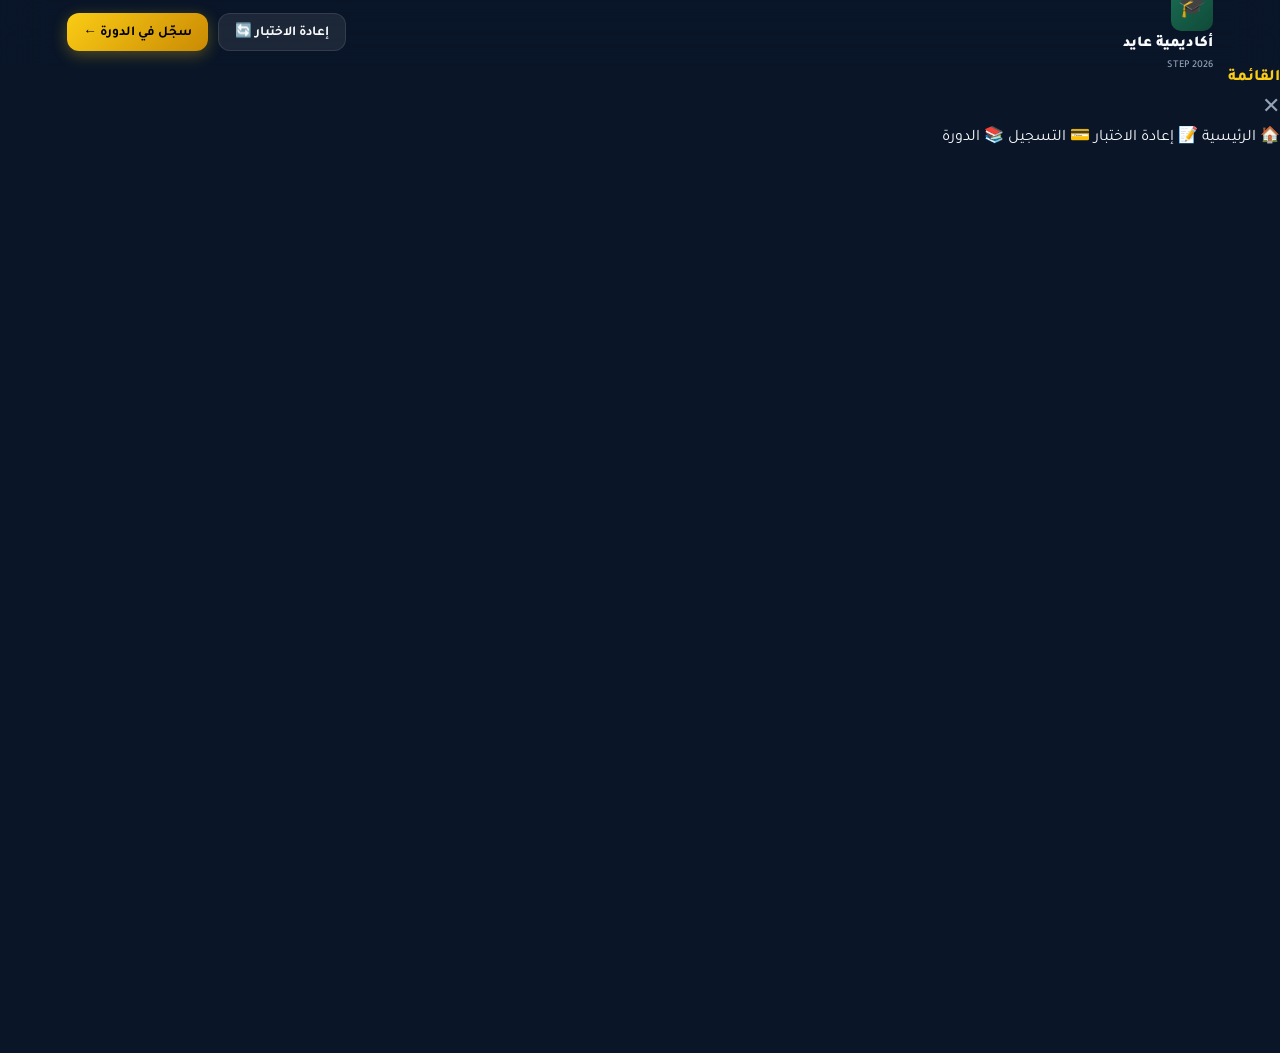
<file: results.html>
<!DOCTYPE html>
<html lang="ar" dir="rtl">
<head>
<meta charset="UTF-8">
<meta name="viewport" content="width=device-width, initial-scale=1.0">
<title>نتائج اختبار STEP - أكاديمية عايد</title>
<meta name="description" content="تقرير تفصيلي بنتائج اختبار تحديد المستوى وخطة مذاكرة مخصصة">
<link rel="stylesheet" href="assets/css/main.css">
<link href="https://fonts.googleapis.com/css2?family=Tajawal:wght@400;500;700;900&display=swap" rel="stylesheet">
<link rel="manifest" href="manifest.json">
<meta name="theme-color" content="#0a1628">
<style>
.results-page { min-height: 100vh; padding: 30px 0 80px; }
.results-container { max-width: 860px; margin: 0 auto; padding: 0 16px; }

/* Score card */
.score-card { background: var(--bg2); border: 1px solid var(--card-border); border-radius: var(--radius-lg); padding: 40px 32px; text-align: center; margin-bottom: 28px; position: relative; overflow: hidden; }
.score-card::before { content: ''; position: absolute; top: 0; left: 0; right: 0; height: 4px; background: linear-gradient(90deg, var(--primary), var(--accent)); }
.score-name { font-size: 1.1rem; color: var(--text2); margin-bottom: 8px; }
.score-main { display: flex; align-items: center; justify-content: center; gap: 32px; flex-wrap: wrap; margin: 20px 0; }
.score-circle-wrap { position: relative; }
.score-circle-svg { width: 150px; height: 150px; transform: rotate(-90deg); }
.score-circle-bg { fill: none; stroke: rgba(255,255,255,0.08); stroke-width: 10; }
.score-circle-fill { fill: none; stroke-width: 10; stroke-linecap: round; transition: stroke-dashoffset 1.5s ease; }
.score-circle-text { position: absolute; top: 50%; left: 50%; transform: translate(-50%,-50%); text-align: center; }
.score-pct { font-size: 2.2rem; font-weight: 900; display: block; }
.score-lbl { font-size: 0.75rem; color: var(--text2); }
.level-display { text-align: center; }
.level-tag { display: inline-block; padding: 10px 24px; border-radius: 30px; font-size: 1.2rem; font-weight: 900; margin-bottom: 8px; }
.level-name { font-size: 1.5rem; font-weight: 900; color: var(--accent); display: block; }
.level-desc { font-size: 0.85rem; color: var(--text2); max-width: 200px; margin: 0 auto; }
.score-praise { font-size: 1.1rem; color: var(--text); max-width: 500px; margin: 0 auto 20px; line-height: 1.7; }

/* Section bars */
.sections-card { background: var(--bg2); border: 1px solid var(--card-border); border-radius: var(--radius-lg); padding: 28px; margin-bottom: 28px; }
.sections-card h3 { font-size: 1.05rem; color: var(--accent); margin-bottom: 20px; display: flex; align-items: center; gap: 8px; }
.section-row { margin-bottom: 18px; }
.section-row-header { display: flex; justify-content: space-between; align-items: center; margin-bottom: 8px; }
.section-row-name { font-size: 0.92rem; font-weight: 700; display: flex; align-items: center; gap: 8px; }
.section-row-score { font-size: 0.9rem; font-weight: 700; }
.section-row-bar { height: 10px; background: rgba(255,255,255,0.08); border-radius: 5px; overflow: hidden; }
.section-row-fill { height: 100%; border-radius: 5px; transition: width 1.2s ease; }
.section-feedback { font-size: 0.82rem; color: var(--text2); margin-top: 5px; }

/* Plan card */
.plan-card { background: var(--bg2); border: 1px solid var(--card-border); border-radius: var(--radius-lg); padding: 28px; margin-bottom: 28px; }
.plan-card h3 { font-size: 1.05rem; color: var(--accent); margin-bottom: 20px; display: flex; align-items: center; gap: 8px; }
.plan-options { display: grid; grid-template-columns: repeat(auto-fit, minmax(130px,1fr)); gap: 12px; margin-bottom: 20px; }
.plan-option { background: var(--card); border: 2px solid var(--card-border); border-radius: var(--radius); padding: 14px 10px; text-align: center; cursor: pointer; transition: all var(--transition); }
.plan-option:hover { border-color: var(--primary-light); }
.plan-option.selected { border-color: var(--primary-light); background: rgba(26,107,82,0.15); }
.plan-option .p-days { font-size: 1.2rem; font-weight: 900; color: var(--accent); }
.plan-option .p-label { font-size: 0.78rem; color: var(--text2); margin-top: 4px; }
.plan-option .p-rec { font-size: 0.7rem; color: var(--primary-light); font-weight: 700; }

/* Daily schedule */
.schedule-box { background: var(--card); border: 1px solid var(--card-border); border-radius: var(--radius); overflow: hidden; }
.schedule-header { background: linear-gradient(135deg, var(--primary), var(--primary-dark)); padding: 12px 16px; display: flex; justify-content: space-between; align-items: center; }
.schedule-header h4 { font-size: 0.95rem; font-weight: 800; }
.schedule-days { padding: 16px; display: flex; flex-direction: column; gap: 10px; }
.sched-day { background: rgba(255,255,255,0.03); border: 1px solid var(--card-border); border-radius: 8px; overflow: hidden; }
.sched-day-header { display: flex; align-items: center; gap: 10px; padding: 10px 14px; cursor: pointer; }
.sched-day-num { width: 30px; height: 30px; background: var(--primary); border-radius: 6px; display: flex; align-items: center; justify-content: center; font-size: 0.82rem; font-weight: 700; flex-shrink: 0; }
.sched-day-title { font-size: 0.9rem; font-weight: 700; flex: 1; }
.sched-day-arrow { font-size: 0.8rem; color: var(--text3); transition: transform var(--transition); }
.sched-day.open .sched-day-arrow { transform: rotate(180deg); }
.sched-day-tasks { display: none; padding: 0 14px 12px; }
.sched-day.open .sched-day-tasks { display: block; }
.sched-task { display: flex; gap: 12px; padding: 8px 0; border-bottom: 1px solid rgba(255,255,255,0.04); font-size: 0.88rem; }
.sched-task:last-child { border-bottom: none; }
.sched-task-time { color: var(--primary-light); font-weight: 600; min-width: 80px; font-size: 0.82rem; }
.sched-task-text { color: var(--text2); line-height: 1.5; }

/* CTA */
.cta-results { background: linear-gradient(135deg, rgba(26,107,82,0.2), rgba(250,204,21,0.1)); border: 1px solid rgba(26,107,82,0.3); border-radius: var(--radius-lg); padding: 36px; text-align: center; margin-bottom: 28px; }
.cta-results h3 { font-size: 1.5rem; color: var(--accent); margin-bottom: 12px; }
.cta-results p { color: var(--text2); margin-bottom: 24px; font-size: 0.95rem; }
.cta-results-btns { display: flex; gap: 12px; justify-content: center; flex-wrap: wrap; }

/* Telegram plan card */
.tg-card { background: rgba(0,136,204,0.08); border: 1px solid rgba(0,136,204,0.25); border-radius: var(--radius); padding: 20px; margin-bottom: 20px; }
.tg-card h4 { color: #2db6f5; margin-bottom: 8px; font-size: 0.95rem; }
.tg-plan-text { background: rgba(0,0,0,0.3); border-radius: 8px; padding: 14px; font-size: 0.85rem; color: var(--text2); direction: rtl; line-height: 1.9; white-space: pre-wrap; margin-bottom: 12px; max-height: 200px; overflow-y: auto; }

/* Share */
.share-bar { display: flex; gap: 10px; justify-content: center; flex-wrap: wrap; margin-top: 20px; }

/* No results */
.no-results { text-align: center; padding: 80px 20px; }

@media (max-width: 600px) {
  .score-main { gap: 20px; }
  .plan-options { grid-template-columns: repeat(3,1fr); }
  .cta-results-btns { flex-direction: column; align-items: center; }
}
</style>
</head>
<body>

<!-- Header -->
<header class="site-header" id="mainHeader">
  <div class="container">
    <div class="header-inner">
      <div class="header-logo" onclick="location.href='index.html'">
        <div style="width:42px;height:42px;background:linear-gradient(135deg,#1a6b52,#0f4a38);border-radius:10px;display:flex;align-items:center;justify-content:center;font-size:1.4rem">🎓</div>
        <div class="logo-text-wrap">
          <div class="logo-name">أكاديمية عايد</div>
          <div class="logo-sub">STEP 2026</div>
        </div>
      </div>
      <div style="display:flex;gap:10px">
        <button class="btn btn-ghost btn-sm" onclick="location.href='quiz.html'">إعادة الاختبار 🔄</button>
        <button class="btn btn-accent btn-sm" onclick="location.href='register.html'">سجّل في الدورة ←</button>
        <button class="menu-toggle" id="menuToggle">
          <div class="hamburger"><span></span><span></span><span></span></div>
        </button>
      </div>
    </div>
  </div>
</header>

<div class="mobile-menu" id="mobileMenu">
  <div class="mobile-menu-panel">
    <div class="mobile-menu-header">
      <div style="font-weight:800;color:var(--accent)">القائمة</div>
      <button style="background:none;border:none;color:var(--text2);font-size:1.4rem;cursor:pointer" id="mobileMenuClose">✕</button>
    </div>
    <a class="mobile-nav-link" href="index.html">🏠 الرئيسية</a>
    <a class="mobile-nav-link" href="quiz.html">📝 إعادة الاختبار</a>
    <a class="mobile-nav-link" href="register.html">💳 التسجيل</a>
    <a class="mobile-nav-link" href="course.html">📚 الدورة</a>
  </div>
</div>

<main class="results-page">
  <div class="results-container">

    <!-- No results fallback -->
    <div id="noResults" class="no-results" style="display:none">
      <div style="font-size:4rem;margin-bottom:16px">🤔</div>
      <h2 style="color:var(--accent);margin-bottom:12px">لا توجد نتائج</h2>
      <p style="color:var(--text2);margin-bottom:24px">يبدو أنك لم تُكمل الاختبار بعد. ابدأ اختبار تحديد المستوى للحصول على تقريرك.</p>
      <a href="quiz.html" class="btn btn-accent btn-lg">ابدأ الاختبار مجاناً ←</a>
    </div>

    <!-- Results content -->
    <div id="resultsContent" style="display:none">
      <div style="text-align:center;margin-bottom:28px;animation:fadeInUp 0.6s ease">
        <div class="section-badge">تقريرك الشخصي</div>
        <h1 style="font-size:clamp(1.6rem,4vw,2.4rem);color:var(--accent);margin:12px 0 8px">نتائج اختبار STEP</h1>
        <p style="color:var(--text2)" id="resultHeaderName">مرحباً بك!</p>
      </div>

      <!-- Score Card -->
      <div class="score-card" data-aos id="scoreCard">
        <div class="score-name" id="scoreNameEl"></div>
        <div class="score-main">
          <div class="score-circle-wrap">
            <svg class="score-circle-svg" viewBox="0 0 150 150">
              <circle class="score-circle-bg" cx="75" cy="75" r="62"/>
              <circle class="score-circle-fill" id="scoreCircleFill" cx="75" cy="75" r="62"
                stroke-dasharray="389.6" stroke-dashoffset="389.6"/>
            </svg>
            <div class="score-circle-text">
              <span class="score-pct" id="scorePctEl">0%</span>
              <span class="score-lbl" id="scoreCountEl">0/24</span>
            </div>
          </div>
          <div class="level-display">
            <div class="level-tag" id="levelTagEl">B1</div>
            <span class="level-name" id="levelNameEl">متوسط</span>
            <p class="level-desc" id="levelDescEl">المستوى المتوسط</p>
          </div>
        </div>
        <p class="score-praise" id="scorePraiseEl"></p>
        <div style="display:flex;gap:10px;justify-content:center;flex-wrap:wrap">
          <button class="share-btn share-whatsapp" onclick="shareResults('whatsapp')">💬 شارك النتيجة</button>
          <button class="share-btn share-telegram" onclick="shareResults('telegram')">✈️ شارك على تيليجرام</button>
          <button class="share-btn share-copy" onclick="shareResults('copy')">🔗 نسخ الرابط</button>
        </div>
      </div>

      <!-- Section breakdown -->
      <div class="sections-card" data-aos>
        <h3>📊 تفصيل الأداء بالأقسام</h3>
        <div id="sectionBars"></div>
      </div>

      <!-- Study Plan -->
      <div class="plan-card" data-aos>
        <h3>📅 خطة المذاكرة المقترحة</h3>
        <p style="color:var(--text2);font-size:0.9rem;margin-bottom:16px">اختر الخطة المناسبة لوقتك المتاح:</p>
        <div class="plan-options" id="planOptions">
          <div class="plan-option" data-key="1days" onclick="selectPlan('1days')"><div class="p-days">1</div><div class="p-label">يوم</div><div class="p-rec">طوارئ</div></div>
          <div class="plan-option" data-key="3days" onclick="selectPlan('3days')"><div class="p-days">3</div><div class="p-label">أيام</div></div>
          <div class="plan-option" data-key="7days" onclick="selectPlan('7days')"><div class="p-days">7</div><div class="p-label">أيام</div></div>
          <div class="plan-option" data-key="15days" onclick="selectPlan('15days')"><div class="p-days">15</div><div class="p-label">يوم</div><div class="p-rec">موصى</div></div>
          <div class="plan-option" data-key="30days" onclick="selectPlan('30days')"><div class="p-days">30</div><div class="p-label">يوم</div><div class="p-rec">مثالي</div></div>
          <div class="plan-option" data-key="60days" onclick="selectPlan('60days')"><div class="p-days">60</div><div class="p-label">يوم</div></div>
        </div>

        <!-- Schedule display -->
        <div class="schedule-box" id="scheduleBox">
          <div class="schedule-header">
            <h4 id="scheduleTitle">جدول يومي مقترح</h4>
            <button class="btn btn-ghost btn-sm" onclick="downloadPlan()">⬇️ تحميل</button>
          </div>
          <div class="schedule-days" id="scheduleDays"></div>
        </div>

        <!-- Telegram plan -->
        <div class="tg-card" style="margin-top:16px">
          <h4>📱 أرسل خطتك على تيليجرام</h4>
          <div class="tg-plan-text" id="tgPlanText"></div>
          <div style="display:flex;gap:10px;flex-wrap:wrap">
            <button class="btn btn-ghost btn-sm" onclick="copyTgPlan()">📋 نسخ الخطة</button>
            <a id="tgSendBtn" href="#" target="_blank" class="btn btn-primary btn-sm">✈️ فتح تيليجرام</a>
          </div>
        </div>
      </div>

      <!-- CTA -->
      <div class="cta-results">
        <h3>🚀 خطوتك التالية</h3>
        <p id="ctaDesc">سجّل في الدورة المكثفة وحقق درجتك المستهدفة مع عايد السطوحي</p>
        <div class="cta-results-btns">
          <a href="register.html" class="btn btn-accent btn-lg">سجّل في الدورة الآن ←</a>
          <a href="course.html" class="btn btn-ghost">📋 استعرض فهرس الدورة</a>
          <a href="https://t.me/stepp2024" target="_blank" class="btn btn-outline">✈️ تواصل مع المدرب</a>
        </div>
      </div>

    </div>
  </div>
</main>

<div id="toastContainer"></div>

<script src="assets/js/app.js"></script>
<script>

// ===== PLANS DATA =====
const PLANS = {
  '1days': {
    title: 'خطة يوم واحد - طوارئ',
    days: [
      {
        num: 1, title: 'يوم الاختبار - مراجعة مكثفة',
        tasks: [
          { time: '7:00 - 8:00', text: 'مراجعة أهم قواعد Grammar (الأزمنة الرئيسية الـ 3)' },
          { time: '8:00 - 9:00', text: 'مراجعة Vocabulary - المفردات الأكثر شيوعاً في STEP' },
          { time: '9:00 - 10:00', text: 'حل نموذج STEP واحد كامل وسريع' },
          { time: '10:00 - 11:00', text: 'استراتيجيات Reading: skimming وscanning' },
          { time: '11:00 - 12:00', text: 'Listening: التركيز على الكلمات الرئيسية' },
          { time: 'قبل الاختبار', text: 'نوم جيد ووجبة خفيفة قبل الاختبار' },
        ]
      }
    ]
  },
  '3days': {
    title: 'خطة 3 أيام',
    days: [
      { num: 1, title: 'Grammar + Vocabulary', tasks: [
        { time: '9:00 - 10:30', text: 'الأزمنة الإنجليزية: Present, Past, Future' },
        { time: '10:30 - 12:00', text: 'Conditionals (If clauses) النوع 1 و2 و3' },
        { time: '3:00 - 4:30', text: 'Vocabulary: أكثر 100 كلمة شيوعاً في STEP' },
        { time: '4:30 - 6:00', text: 'تطبيق على نماذج Grammar + Vocabulary' },
      ]},
      { num: 2, title: 'Reading + اختبار تجريبي', tasks: [
        { time: '9:00 - 10:30', text: 'استراتيجيات Reading: قراءة السؤال أولاً' },
        { time: '10:30 - 12:00', text: 'تدريب على نصوص Reading متنوعة' },
        { time: '3:00 - 5:00', text: 'حل نموذج STEP كامل بتوقيت حقيقي' },
        { time: '5:00 - 6:00', text: 'مراجعة الأخطاء وفهم التفسيرات' },
      ]},
      { num: 3, title: 'Listening + مراجعة شاملة', tasks: [
        { time: '9:00 - 10:30', text: 'استراتيجيات Listening: التركيز على الأرقام والأسماء' },
        { time: '10:30 - 12:00', text: 'تدريب على نماذج Listening' },
        { time: '3:00 - 4:30', text: 'مراجعة شاملة لأضعف القسم عندك' },
        { time: '4:30 - 5:00', text: 'راحة ومراجعة خفيفة' },
      ]},
    ]
  },
  '7days': {
    title: 'خطة 7 أيام',
    days: [
      { num: 1, title: 'Grammar: الأزمنة الأساسية', tasks: [
        { time: '9:00 - 10:00', text: 'Simple Present + Present Continuous' },
        { time: '10:00 - 11:00', text: 'Simple Past + Past Continuous' },
        { time: '4:00 - 5:00', text: 'تمارين تطبيقية + مراجعة' },
      ]},
      { num: 2, title: 'Grammar: الأزمنة المتقدمة', tasks: [
        { time: '9:00 - 10:00', text: 'Present Perfect + Past Perfect' },
        { time: '10:00 - 11:00', text: 'Conditionals النوع 1 و2' },
        { time: '4:00 - 5:00', text: 'تمارين + نماذج Grammar' },
      ]},
      { num: 3, title: 'Vocabulary', tasks: [
        { time: '9:00 - 10:30', text: 'أكثر 150 كلمة شيوعاً في STEP' },
        { time: '4:00 - 5:30', text: 'تمارين Synonyms و Antonyms' },
      ]},
      { num: 4, title: 'Reading Strategies', tasks: [
        { time: '9:00 - 10:30', text: 'استراتيجيات الفهم القرائي: skimming, scanning' },
        { time: '4:00 - 5:30', text: 'تدريب على نصوص Reading متنوعة' },
      ]},
      { num: 5, title: 'Listening Strategies', tasks: [
        { time: '9:00 - 10:30', text: 'استراتيجيات الاستماع وأنواع الأسئلة' },
        { time: '4:00 - 5:30', text: 'تدريب على نماذج Listening' },
      ]},
      { num: 6, title: 'نموذج كامل', tasks: [
        { time: '9:00 - 11:00', text: 'حل نموذج STEP كامل بتوقيت حقيقي (160 دقيقة)' },
        { time: '4:00 - 5:30', text: 'مراجعة الأخطاء وتحليل الأداء' },
      ]},
      { num: 7, title: 'مراجعة + استعداد', tasks: [
        { time: '9:00 - 10:30', text: 'مراجعة أضعف الأقسام' },
        { time: '4:00 - 4:30', text: 'راحة كاملة قبل الاختبار' },
      ]},
    ]
  },
  '15days': {
    title: 'خطة 15 يوم - الأكثر توصية',
    days: [
      { num: 1, title: 'مقدمة + Grammar الأساس', tasks: [
        { time: '9:00 - 10:00', text: 'تعرّف على بنية اختبار STEP وأقسامه' },
        { time: '10:00 - 11:30', text: 'Simple Tenses (Present, Past, Future)' },
        { time: '4:00 - 5:00', text: 'تمارين تطبيقية - 20 سؤال' },
      ]},
      { num: 2, title: 'Grammar: الاستمرارية والتامة', tasks: [
        { time: '9:00 - 10:30', text: 'Continuous Tenses (Present/Past/Future)' },
        { time: '10:30 - 12:00', text: 'Perfect Tenses + مقارنة بينها' },
        { time: '4:00 - 5:00', text: 'تمارين مكثفة' },
      ]},
      { num: 3, title: 'Grammar: Conditionals', tasks: [
        { time: '9:00 - 11:00', text: 'الشروط النوع 1 و2 و3 + Mixed' },
        { time: '4:00 - 5:30', text: 'نماذج أسئلة Conditionals في STEP' },
      ]},
      { num: 4, title: 'Grammar: Relative Clauses', tasks: [
        { time: '9:00 - 11:00', text: 'ضمائر الوصل: who, which, that, whose, whom' },
        { time: '4:00 - 5:00', text: 'تمارين + مراجعة Grammar عامة' },
      ]},
      { num: '5 و6', title: 'Vocabulary المكثف', tasks: [
        { time: '9:00 - 11:00', text: '200 كلمة STEP الأكثر شيوعاً (100 يومياً)' },
        { time: '4:00 - 5:30', text: 'Synonyms, Antonyms, Word Forms' },
      ]},
      { num: 7, title: 'مراجعة + اختبار تجريبي', tasks: [
        { time: '9:00 - 10:00', text: 'مراجعة Grammar + Vocabulary' },
        { time: '10:00 - 12:00', text: 'نموذج Grammar + Vocabulary كامل' },
        { time: '4:00 - 5:00', text: 'تحليل الأداء + مراجعة الأخطاء' },
      ]},
      { num: '8 و9', title: 'Reading الشامل', tasks: [
        { time: '9:00 - 10:30', text: 'استراتيجيات Reading (Day 8)' },
        { time: '4:00 - 5:30', text: 'تدريب على 3 نصوص Reading (Day 9)' },
      ]},
      { num: '10 و11', title: 'Listening الشامل', tasks: [
        { time: '9:00 - 10:30', text: 'استراتيجيات Listening: القصير والطويل (Day 10)' },
        { time: '4:00 - 5:30', text: 'تدريب على نماذج Listening متنوعة (Day 11)' },
      ]},
      { num: '12 و13', title: 'نماذج STEP كاملة', tasks: [
        { time: '9:00 - 11:30', text: 'نموذج STEP كامل (بتوقيت) كل يوم' },
        { time: '4:00 - 5:30', text: 'مراجعة تفصيلية للأخطاء' },
      ]},
      { num: 14, title: 'مراجعة نقاط الضعف', tasks: [
        { time: '9:00 - 12:00', text: 'مراجعة مكثفة لأضعف الأقسام' },
        { time: '4:00 - 5:00', text: 'تمارين إضافية + ملخصات' },
      ]},
      { num: 15, title: 'استعداد نهائي', tasks: [
        { time: '9:00 - 10:00', text: 'مراجعة خفيفة للنقاط المهمة' },
        { time: 'بعد الظهر', text: 'راحة كاملة + نوم مبكر' },
      ]},
    ]
  },
  '30days': {
    title: 'خطة 30 يوم - مثالية',
    days: [
      { num: '1-3', title: 'الأسبوع الأول: Grammar الأساسي', tasks: [
        { time: 'صباحاً', text: 'الأزمنة البسيطة والمستمرة والتامة (الـ 12 زمن)' },
        { time: 'مساءً', text: 'تمارين تطبيقية 30 سؤال يومياً' },
      ]},
      { num: '4-7', title: 'الأسبوع الأول: Grammar المتقدم', tasks: [
        { time: 'صباحاً', text: 'Conditionals, Relative Clauses, Passive Voice, Reported Speech' },
        { time: 'مساءً', text: 'نماذج Grammar من STEP' },
      ]},
      { num: '8-12', title: 'الأسبوع الثاني: Vocabulary', tasks: [
        { time: 'صباحاً', text: '400 كلمة أساسية (80 كلمة/يوم) + Word Forms' },
        { time: 'مساءً', text: 'تمارين Synonyms/Antonyms/Context' },
      ]},
      { num: '13-18', title: 'الأسبوع الثالث: Reading + Listening', tasks: [
        { time: 'صباحاً', text: 'Reading: استراتيجيات + نصوص يومية' },
        { time: 'مساءً', text: 'Listening: نماذج + استراتيجيات' },
      ]},
      { num: '19-27', title: 'الأسبوع الرابع: نماذج مكثفة', tasks: [
        { time: 'صباحاً', text: 'نموذج STEP كامل كل يومين' },
        { time: 'مساءً', text: 'مراجعة الأخطاء + تقوية نقاط الضعف' },
      ]},
      { num: '28-30', title: 'الأيام الأخيرة: مراجعة + استعداد', tasks: [
        { time: 'صباحاً', text: 'مراجعة شاملة خفيفة للنقاط المهمة' },
        { time: 'آخر يوم', text: 'راحة كاملة + نوم مبكر + فطور قبل الاختبار' },
      ]},
    ]
  },
  '60days': {
    title: 'خطة 60 يوم',
    days: [
      { num: '1-10', title: 'الشهر الأول: Grammar الشامل', tasks: [
        { time: 'صباحاً', text: 'الـ 12 زمن + Conditionals + Passive + Reported Speech' },
        { time: 'مساءً', text: 'تمارين يومية 40 سؤال' },
      ]},
      { num: '11-20', title: 'الشهر الأول: Vocabulary', tasks: [
        { time: 'صباحاً', text: '600 كلمة STEP + Word Families' },
        { time: 'مساءً', text: 'تمارين سياقية' },
      ]},
      { num: '21-40', title: 'الشهر الثاني: Reading + Listening', tasks: [
        { time: 'صباحاً', text: 'Reading: استراتيجيات متقدمة + نصوص أكاديمية' },
        { time: 'مساءً', text: 'Listening: محادثات + محاضرات' },
      ]},
      { num: '41-56', title: 'نماذج مكثفة', tasks: [
        { time: 'كل يومين', text: 'نموذج STEP كامل + مراجعة تفصيلية' },
      ]},
      { num: '57-60', title: 'استعداد نهائي', tasks: [
        { time: 'آخر 3 أيام', text: 'مراجعة خفيفة + راحة قبل الاختبار' },
      ]},
    ]
  },
};

// ===== LEVEL CONFIGS =====
const LEVEL_CONFIG = {
  'A1': { color: '#ef4444', bg: 'rgba(239,68,68,0.15)', label: 'مبتدئ A1', desc: 'ابدأ من الأساسيات', praise: 'لا تقلق! كل شخص يبدأ من مكان. الدورة المكثفة ستأخذك لمستوى أعلى بكثير.', defaultPlan: '30days' },
  'A2': { color: '#f59e0b', bg: 'rgba(245,158,11,0.15)', label: 'مبتدئ A2', desc: 'معك أساسيات جيدة', praise: 'أنت على الطريق الصحيح! مع التدريب المنتظم ستصل لمستوى B1 في وقت قصير.', defaultPlan: '15days' },
  'B1': { color: '#3b82f6', bg: 'rgba(59,130,246,0.15)', label: 'متوسط B1', desc: 'مستوى جيد - تقدّم!', praise: 'أداء جيد جداً! التركيز على Reading وListening سيأخذك لـ B2 بسرعة.', defaultPlan: '7days' },
  'B2': { color: '#10b981', bg: 'rgba(16,185,129,0.15)', label: 'متقدم B2', desc: 'مستوى ممتاز!', praise: 'ممتاز! أنت في مستوى متقدم. ركّز على الدقة والنماذج لضمان أعلى درجة.', defaultPlan: '7days' },
};

const SECTION_META = {
  grammar:    { name: 'Grammar',    emoji: '📝', color: '#22c55e', feedback: { high: 'ممتاز في القواعد!', mid: 'قواعدك جيدة، مزيد من التمارين', low: 'ركّز على الأزمنة والقواعد الأساسية' } },
  vocabulary: { name: 'Vocabulary', emoji: '📖', color: '#facc15', feedback: { high: 'مفرداتك ممتازة!', mid: 'وسّع قاموسك اللغوي أكثر', low: 'تحتاج تعزيز كبير في المفردات' } },
  reading:    { name: 'Reading',    emoji: '📚', color: '#3b82f6', feedback: { high: 'فهم قرائي ممتاز!', mid: 'استراتيجيات Reading ستساعدك', low: 'تدرّب على الفهم القرائي يومياً' } },
  listening:  { name: 'Listening',  emoji: '🎧', color: '#f87171', feedback: { high: 'استماعك ممتاز!', mid: 'ستتحسن مع المزيد من التدريب', low: 'الاستماع يحتاج تدريباً مستمراً' } },
};

// ===== MAIN =====
document.addEventListener('DOMContentLoaded', () => {
  initHeader();
  initAOS();

  const results = store.get('quizResults');
  if (!results || !results.scores) {
    document.getElementById('noResults').style.display = '';
    return;
  }
  document.getElementById('resultsContent').style.display = '';
  renderResults(results);
});

function renderResults(r) {
  const cfg = LEVEL_CONFIG[r.level] || LEVEL_CONFIG['B1'];

  // Header
  document.getElementById('resultHeaderName').textContent = `تقرير ${r.name} - ${new Date(r.timestamp).toLocaleDateString('ar-SA')}`;
  document.getElementById('scoreNameEl').textContent = `أهلاً ${r.name}! هذه نتائج اختبار تحديد مستواك في STEP`;

  // Score circle animation
  setTimeout(() => {
    const fill = document.getElementById('scoreCircleFill');
    const circumference = 389.6;
    const offset = circumference - (r.pct / 100) * circumference;
    fill.style.stroke = cfg.color;
    fill.style.strokeDashoffset = offset;
    document.getElementById('scorePctEl').style.color = cfg.color;
    animateNum(document.getElementById('scorePctEl'), 0, r.pct, '%', 1200);
    document.getElementById('scoreCountEl').textContent = `${r.total}/${r.totalQuestions}`;
  }, 400);

  // Level
  const levelTag = document.getElementById('levelTagEl');
  levelTag.textContent = r.level;
  levelTag.style.background = cfg.bg;
  levelTag.style.color = cfg.color;
  levelTag.style.border = `2px solid ${cfg.color}`;
  document.getElementById('levelNameEl').textContent = cfg.label;
  document.getElementById('levelDescEl').textContent = cfg.desc;
  document.getElementById('scorePraiseEl').textContent = cfg.praise;

  // Section bars
  const barsEl = document.getElementById('sectionBars');
  barsEl.innerHTML = '';
  ['grammar','vocabulary','reading','listening'].forEach(sec => {
    const meta = SECTION_META[sec];
    const score = r.scores[sec] || 0;
    const pct = Math.round(score / 6 * 100);
    const fb = pct >= 67 ? meta.feedback.high : pct >= 34 ? meta.feedback.mid : meta.feedback.low;
    barsEl.innerHTML += `
      <div class="section-row">
        <div class="section-row-header">
          <div class="section-row-name">${meta.emoji} ${meta.name}</div>
          <div class="section-row-score" style="color:${meta.color}">${score}/6 (${pct}%)</div>
        </div>
        <div class="section-row-bar">
          <div class="section-row-fill" id="bar_${sec}" style="width:0%;background:${meta.color}"></div>
        </div>
        <div class="section-feedback">${fb}</div>
      </div>`;
  });
  setTimeout(() => {
    ['grammar','vocabulary','reading','listening'].forEach(sec => {
      const pct = Math.round((r.scores[sec] || 0) / 6 * 100);
      const bar = document.getElementById(`bar_${sec}`);
      if (bar) bar.style.width = pct + '%';
    });
  }, 600);

  // Plan
  const defaultPlan = r.examDatePref || cfg.defaultPlan || '15days';
  selectPlan(defaultPlan);

  // CTA
  const ctaDescs = {
    'A1': 'مستواك A1 — الدورة المكثفة ستأخذك لـ B1 أو أعلى بإذن الله خلال أسابيع.',
    'A2': 'مستواك A2 — مع الدورة المكثفة ستصل لـ B1+ بسهولة.',
    'B1': 'مستواك B1 — خطوة واحدة تفصلك عن B2! سجّل في الدورة الآن.',
    'B2': 'مستواك ممتاز B2! الدورة ستضمن لك أعلى الدرجات في STEP.',
  };
  document.getElementById('ctaDesc').textContent = ctaDescs[r.level] || '';
}

function selectPlan(key) {
  document.querySelectorAll('.plan-option').forEach(el => el.classList.toggle('selected', el.dataset.key === key));
  const plan = PLANS[key];
  if (!plan) return;

  // Schedule title
  document.getElementById('scheduleTitle').textContent = plan.title;

  // Days
  const daysEl = document.getElementById('scheduleDays');
  daysEl.innerHTML = plan.days.map((d, i) => `
    <div class="sched-day ${i === 0 ? 'open' : ''}">
      <div class="sched-day-header" onclick="toggleSchedDay(this.parentElement)">
        <div class="sched-day-num">${d.num}</div>
        <div class="sched-day-title">${d.title}</div>
        <div class="sched-day-arrow">▼</div>
      </div>
      <div class="sched-day-tasks">
        ${d.tasks.map(t => `<div class="sched-task"><div class="sched-task-time">${t.time}</div><div class="sched-task-text">${t.text}</div></div>`).join('')}
      </div>
    </div>`).join('');

  // Telegram plan text
  const results = store.get('quizResults') || {};
  const levelAr = (LEVEL_CONFIG[results.level] || {}).label || results.level || 'متوسط';
  const tgText = generateTelegramPlan(results, plan, key);
  document.getElementById('tgPlanText').textContent = tgText;
  const tgBtn = document.getElementById('tgSendBtn');
  tgBtn.href = `https://t.me/stepp2024`;
}

function toggleSchedDay(el) {
  el.classList.toggle('open');
}

function generateTelegramPlan(r, plan, key) {
  const levelAr = (LEVEL_CONFIG[r.level] || {}).label || r.level || '';
  const lines = [
    `📚 خطة مذاكرة STEP من أكاديمية عايد`,
    ``,
    `👤 الاسم: ${r.name || 'الطالب'}`,
    `📊 المستوى: ${levelAr}`,
    `📅 الخطة: ${plan.title}`,
    `✅ النتيجة: ${r.pct}% (${r.total}/${r.totalQuestions})`,
    ``,
    `📈 الأداء بالأقسام:`,
    `• Grammar: ${r.scores?.grammar || 0}/6`,
    `• Vocabulary: ${r.scores?.vocabulary || 0}/6`,
    `• Reading: ${r.scores?.reading || 0}/6`,
    `• Listening: ${r.scores?.listening || 0}/6`,
    ``,
    `🎯 الخطوة التالية: سجّل في الدورة المكثفة`,
    `🔗 الموقع: ${window.location.origin}`,
    `✈️ تيليجرام: https://t.me/stepp2024`,
  ];
  return lines.join('\n');
}

function copyTgPlan() {
  const text = document.getElementById('tgPlanText').textContent;
  copyText(text);
}

function downloadPlan() {
  const results = store.get('quizResults') || {};
  const selected = document.querySelector('.plan-option.selected');
  const key = selected?.dataset.key || '15days';
  const plan = PLANS[key];
  const text = generateTelegramPlan(results, plan, key);

  const blob = new Blob([text], { type: 'text/plain;charset=utf-8' });
  const url = URL.createObjectURL(blob);
  const a = document.createElement('a');
  a.href = url; a.download = 'step-plan-ayed.txt'; a.click();
  URL.revokeObjectURL(url);
  toast.success('تم تحميل الخطة!');
}

function shareResults(method) {
  const r = store.get('quizResults') || {};
  const cfg = LEVEL_CONFIG[r.level] || {};
  const text = `✨ حصلت على مستوى ${cfg.label || r.level} في اختبار STEP من أكاديمية عايد!\nاختبر مستواك أنت: ${window.location.origin}/quiz.html`;

  if (method === 'whatsapp') window.open(`https://wa.me/?text=${encodeURIComponent(text)}`, '_blank');
  else if (method === 'telegram') window.open(`https://t.me/share/url?url=${encodeURIComponent(window.location.origin)}&text=${encodeURIComponent(text)}`, '_blank');
  else if (method === 'copy') copyText(window.location.origin + '/quiz.html');
}

function animateNum(el, from, to, suffix, dur) {
  const start = performance.now();
  const update = now => {
    const p = Math.min((now - start) / dur, 1);
    el.textContent = Math.round(from + (to - from) * (1 - Math.pow(1-p, 3))) + suffix;
    if (p < 1) requestAnimationFrame(update);
  };
  requestAnimationFrame(update);
}
</script>
</body>
</html>
</file>
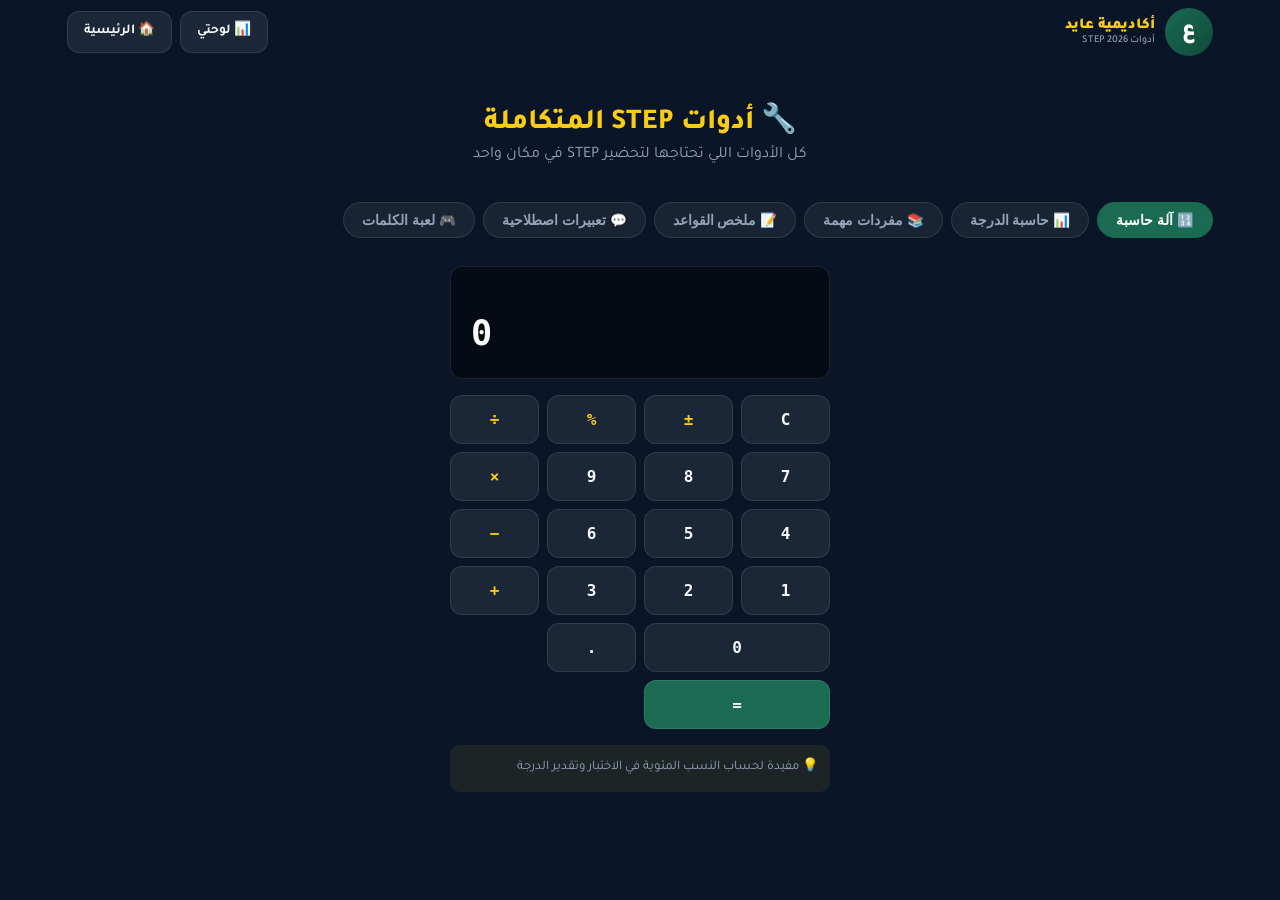
<file: tools.html>
<!DOCTYPE html>
<html lang="ar" dir="rtl">
<head>
<meta charset="UTF-8">
<meta name="viewport" content="width=device-width, initial-scale=1.0">
<title>أدوات STEP - أكاديمية عايد 2026</title>
<link rel="stylesheet" href="assets/css/main.css">
<link href="https://fonts.googleapis.com/css2?family=Tajawal:wght@400;700;800;900&display=swap" rel="stylesheet">
<link rel="manifest" href="manifest.json">
<link rel="icon" href="logo-192.png">
<style>
.tools-nav { display: flex; gap: 8px; flex-wrap: wrap; margin-bottom: 28px; }
.tool-tab { padding: 9px 18px; border-radius: 20px; font-size: 0.85rem; font-weight: 600; background: rgba(255,255,255,0.06); border: 1px solid var(--card-border); color: var(--text2); cursor: pointer; transition: all 0.3s; }
.tool-tab.active { background: var(--primary); border-color: var(--primary); color: white; }
.tool-panel { display: none; animation: fadeIn 0.4s ease; }
.tool-panel.active { display: block; }
/* آلة حاسبة */
.calc-screen { background: rgba(0,0,0,0.5); border: 1px solid var(--card-border); border-radius: 12px; padding: 16px 20px; margin-bottom: 12px; min-height: 70px; display: flex; flex-direction: column; justify-content: flex-end; align-items: flex-end; }
.calc-expression { font-size: 0.85rem; color: var(--text3); font-family: monospace; min-height: 20px; }
.calc-result { font-size: 2.2rem; font-weight: 700; font-family: monospace; }
/* حاسبة الدرجة */
.score-input-row { display: grid; grid-template-columns: 1fr 1fr; gap: 12px; }
/* لعبة الكلمات */
.word-hint { font-size: 0.82rem; color: var(--accent); margin-bottom: 12px; }
/* الأدوات المرجعية */
.ref-table { width: 100%; border-collapse: collapse; font-size: 0.85rem; }
.ref-table th { background: rgba(26,107,82,0.2); padding: 10px 14px; text-align: right; font-weight: 700; color: var(--accent); }
.ref-table td { padding: 10px 14px; border-bottom: 1px solid rgba(255,255,255,0.06); color: var(--text2); }
.ref-table tr:hover td { background: rgba(255,255,255,0.03); }
</style>
</head>
<body>
<div id="toastContainer"></div>

<header class="site-header" id="mainHeader">
  <div class="container header-inner">
    <a href="index.html" class="site-logo">
      <div class="academy-logo-sm">ع</div>
      <div class="logo-text">
        <span class="logo-name">أكاديمية عايد</span>
        <span class="logo-sub">أدوات STEP 2026</span>
      </div>
    </a>
    <div style="display:flex;gap:8px">
      <a href="dashboard.html" class="btn btn-ghost btn-sm">📊 لوحتي</a>
      <a href="index.html" class="btn btn-ghost btn-sm">🏠 الرئيسية</a>
    </div>
  </div>
</header>

<main style="padding:40px 0 80px">
  <div class="container">
    <div style="text-align:center;margin-bottom:32px">
      <h1 style="font-size:1.8rem;color:var(--accent)">🔧 أدوات STEP المتكاملة</h1>
      <p style="color:var(--text2)">كل الأدوات اللي تحتاجها لتحضير STEP في مكان واحد</p>
    </div>

    <div class="tools-nav">
      <button class="tool-tab active" onclick="switchTool('calc')">🔢 آلة حاسبة</button>
      <button class="tool-tab" onclick="switchTool('score')">📊 حاسبة الدرجة</button>
      <button class="tool-tab" onclick="switchTool('vocab')">📚 مفردات مهمة</button>
      <button class="tool-tab" onclick="switchTool('grammar')">📝 ملخص القواعد</button>
      <button class="tool-tab" onclick="switchTool('idioms')">💬 تعبيرات اصطلاحية</button>
      <button class="tool-tab" onclick="switchTool('game')">🎮 لعبة الكلمات</button>
    </div>

    <!-- ===== آلة حاسبة ===== -->
    <div class="tool-panel active" id="tool-calc">
      <div style="max-width:380px;margin:0 auto">
        <div class="calc-screen">
          <div class="calc-expression" id="calcExpr"></div>
          <div class="calc-result" id="calcResult">0</div>
        </div>
        <div class="calc-grid">
          <button class="calc-btn" onclick="calcInput('C')">C</button>
          <button class="calc-btn op" onclick="calcInput('±')">±</button>
          <button class="calc-btn op" onclick="calcInput('%')">%</button>
          <button class="calc-btn op" onclick="calcInput('/')">÷</button>
          <button class="calc-btn" onclick="calcInput('7')">7</button>
          <button class="calc-btn" onclick="calcInput('8')">8</button>
          <button class="calc-btn" onclick="calcInput('9')">9</button>
          <button class="calc-btn op" onclick="calcInput('*')">×</button>
          <button class="calc-btn" onclick="calcInput('4')">4</button>
          <button class="calc-btn" onclick="calcInput('5')">5</button>
          <button class="calc-btn" onclick="calcInput('6')">6</button>
          <button class="calc-btn op" onclick="calcInput('-')">−</button>
          <button class="calc-btn" onclick="calcInput('1')">1</button>
          <button class="calc-btn" onclick="calcInput('2')">2</button>
          <button class="calc-btn" onclick="calcInput('3')">3</button>
          <button class="calc-btn op" onclick="calcInput('+')">+</button>
          <button class="calc-btn" onclick="calcInput('0')" style="grid-column:span 2">0</button>
          <button class="calc-btn" onclick="calcInput('.')">.</button>
          <button class="calc-btn eq" onclick="calcInput('=')">=</button>
        </div>
        <div style="margin-top:16px;padding:12px;background:rgba(250,204,21,0.08);border-radius:10px;font-size:0.82rem;color:var(--text2)">
          💡 مفيدة لحساب النسب المئوية في الاختبار وتقدير الدرجة
        </div>
      </div>
    </div>

    <!-- ===== حاسبة الدرجة ===== -->
    <div class="tool-panel" id="tool-score">
      <div class="card" style="max-width:600px;margin:0 auto">
        <h3 style="font-size:1.1rem;color:var(--accent);margin-bottom:20px">📊 احسب درجتك المتوقعة في STEP</h3>

        <div class="score-input-row">
          <div class="form-group">
            <label class="form-label">أسئلة القواعد الصحيحة (من 30)</label>
            <input type="number" class="form-control" id="grammarScore" min="0" max="30" placeholder="0-30" oninput="calcSTEPScore()">
          </div>
          <div class="form-group">
            <label class="form-label">أسئلة المفردات الصحيحة (من 30)</label>
            <input type="number" class="form-control" id="vocabScore" min="0" max="30" placeholder="0-30" oninput="calcSTEPScore()">
          </div>
          <div class="form-group">
            <label class="form-label">أسئلة القراءة الصحيحة (من 30)</label>
            <input type="number" class="form-control" id="readScore" min="0" max="30" placeholder="0-30" oninput="calcSTEPScore()">
          </div>
          <div class="form-group">
            <label class="form-label">أسئلة الاستماع الصحيحة (من 30)</label>
            <input type="number" class="form-control" id="listenScore" min="0" max="30" placeholder="0-30" oninput="calcSTEPScore()">
          </div>
        </div>

        <div id="scoreResult" style="display:none;margin-top:20px">
          <div style="background:rgba(26,107,82,0.1);border:1px solid rgba(26,107,82,0.3);border-radius:14px;padding:20px;text-align:center">
            <div style="font-size:0.9rem;color:var(--text2);margin-bottom:8px">درجتك التقديرية</div>
            <div style="font-size:3rem;font-weight:900;color:var(--accent)" id="totalScore">0</div>
            <div style="font-size:1rem;color:var(--text2)">من 100</div>
            <div class="level-badge" id="scoreLevelBadge" style="margin:16px auto 0">--</div>
            <div style="font-size:0.85rem;color:var(--text2);margin-top:12px" id="scoreAdvice"></div>
          </div>
          <div style="margin-top:16px;display:grid;grid-template-columns:repeat(4,1fr);gap:10px" id="sectionBreakdown"></div>
        </div>
      </div>
    </div>

    <!-- ===== مفردات مهمة ===== -->
    <div class="tool-panel" id="tool-vocab">
      <div style="margin-bottom:20px;display:flex;gap:10px;align-items:center;flex-wrap:wrap">
        <input type="text" class="form-control" id="vocabSearch" placeholder="ابحث عن كلمة..." style="max-width:300px" oninput="filterVocab(this.value)">
        <button class="btn btn-ghost btn-sm" onclick="flipCard()">🔄 اقلب البطاقة</button>
        <button class="btn btn-ghost btn-sm" onclick="nextVocab()">التالي ←</button>
      </div>

      <!-- بطاقة الحفظ -->
      <div style="max-width:400px;margin:0 auto 24px">
        <div id="vocabCard" style="background:linear-gradient(135deg,rgba(26,107,82,0.2),rgba(10,22,40,0.5));border:1.5px solid rgba(26,107,82,0.3);border-radius:20px;padding:32px;text-align:center;cursor:pointer;min-height:180px;display:flex;align-items:center;justify-content:center;flex-direction:column;transition:all 0.3s" onclick="flipCard()">
          <div id="vocabFront">
            <div style="font-size:2rem;font-weight:900;color:var(--accent)" id="vocabWord">DETERMINE</div>
            <div style="font-size:0.78rem;color:var(--text3);margin-top:8px">اضغط لرؤية المعنى</div>
          </div>
          <div id="vocabBack" style="display:none">
            <div style="font-size:1.4rem;font-weight:700;color:var(--text)" id="vocabMeaning">يُحدِّد / يقرر</div>
            <div style="font-size:0.85rem;color:var(--text2);margin-top:12px" id="vocabExample">Can you determine the cause of the problem?</div>
          </div>
        </div>
        <div style="display:flex;gap:8px;margin-top:12px;justify-content:center">
          <button class="btn btn-danger btn-sm" onclick="markVocab('hard')">😰 صعبة</button>
          <button class="btn btn-ghost btn-sm" onclick="markVocab('medium')">😐 متوسطة</button>
          <button class="btn btn-success btn-sm" onclick="markVocab('easy')">😊 سهلة</button>
        </div>
      </div>

      <!-- قائمة المفردات -->
      <div id="vocabList" class="card">
        <table class="ref-table">
          <thead><tr><th>الكلمة</th><th>المعنى</th><th>المستوى</th><th>التكرار</th></tr></thead>
          <tbody id="vocabTableBody"></tbody>
        </table>
      </div>
    </div>

    <!-- ===== ملخص القواعد ===== -->
    <div class="tool-panel" id="tool-grammar">
      <div style="display:grid;grid-template-columns:repeat(auto-fit,minmax(280px,1fr));gap:20px">

        <div class="card">
          <h3 style="color:var(--accent);margin-bottom:14px">⏰ الأزمنة الأساسية</h3>
          <table class="ref-table">
            <thead><tr><th>الزمن</th><th>التكوين</th><th>مثال</th></tr></thead>
            <tbody>
              <tr><td>Simple Present</td><td>V / V+s</td><td>She goes</td></tr>
              <tr><td>Simple Past</td><td>V+ed / V2</td><td>She went</td></tr>
              <tr><td>Present Perfect</td><td>have/has + V3</td><td>She has gone</td></tr>
              <tr><td>Past Perfect</td><td>had + V3</td><td>She had gone</td></tr>
              <tr><td>Future Simple</td><td>will + V</td><td>She will go</td></tr>
              <tr><td>Future Perfect</td><td>will have + V3</td><td>She will have gone</td></tr>
            </tbody>
          </table>
        </div>

        <div class="card">
          <h3 style="color:var(--accent);margin-bottom:14px">🔀 الجمل الشرطية</h3>
          <table class="ref-table">
            <thead><tr><th>النوع</th><th>التركيب</th></tr></thead>
            <tbody>
              <tr><td>Zero</td><td>If + present, present</td></tr>
              <tr><td>Type 1</td><td>If + present, will + V</td></tr>
              <tr><td>Type 2</td><td>If + past, would + V</td></tr>
              <tr><td>Type 3</td><td>If + had + V3, would have + V3</td></tr>
              <tr><td>Mixed</td><td>If + had, would + V (الآن)</td></tr>
            </tbody>
          </table>
        </div>

        <div class="card">
          <h3 style="color:var(--accent);margin-bottom:14px">🔄 المبني للمجهول</h3>
          <table class="ref-table">
            <thead><tr><th>الزمن</th><th>التكوين</th></tr></thead>
            <tbody>
              <tr><td>Present</td><td>is/am/are + V3</td></tr>
              <tr><td>Past</td><td>was/were + V3</td></tr>
              <tr><td>Future</td><td>will be + V3</td></tr>
              <tr><td>Present Perfect</td><td>has/have been + V3</td></tr>
              <tr><td>Past Perfect</td><td>had been + V3</td></tr>
            </tbody>
          </table>
        </div>

        <div class="card">
          <h3 style="color:var(--accent);margin-bottom:14px">⚠️ قواعد مهمة في STEP</h3>
          <div style="display:flex;flex-direction:column;gap:10px;font-size:0.85rem">
            <div style="padding:10px;background:rgba(255,255,255,0.04);border-radius:8px">
              <strong style="color:var(--info)">Neither...nor / Either...or</strong><br>
              <span style="color:var(--text2)">يتبع الفعل أقرب اسم: Neither Tom nor his friends <em>are</em></span>
            </div>
            <div style="padding:10px;background:rgba(255,255,255,0.04);border-radius:8px">
              <strong style="color:var(--info)">Inversion بعد Hardly/Scarcely</strong><br>
              <span style="color:var(--text2)">Hardly had I arrived when... (had + subject + V3)</span>
            </div>
            <div style="padding:10px;background:rgba(255,255,255,0.04);border-radius:8px">
              <strong style="color:var(--info)">Wish + Subjunctive</strong><br>
              <span style="color:var(--text2)">I wish I were... (were مع الكل للحاضر)</span>
            </div>
            <div style="padding:10px;background:rgba(255,255,255,0.04);border-radius:8px">
              <strong style="color:var(--info)">Gerund بعد حروف الجر</strong><br>
              <span style="color:var(--text2)">Despite/without/by + verb+ing</span>
            </div>
          </div>
        </div>

      </div>
    </div>

    <!-- ===== تعبيرات اصطلاحية ===== -->
    <div class="tool-panel" id="tool-idioms">
      <div style="margin-bottom:20px">
        <input type="text" class="form-control" id="idiomSearch" placeholder="ابحث عن تعبير..." style="max-width:300px" oninput="filterIdioms(this.value)">
      </div>
      <div id="idiomsList" style="display:grid;grid-template-columns:repeat(auto-fit,minmax(280px,1fr));gap:14px"></div>
    </div>

    <!-- ===== لعبة الكلمات ===== -->
    <div class="tool-panel" id="tool-game">
      <div class="word-game" style="max-width:420px;margin:0 auto">
        <div style="text-align:center;margin-bottom:20px">
          <h3 style="color:var(--accent);margin-bottom:6px">🎮 Wordle STEP</h3>
          <p style="font-size:0.85rem;color:var(--text2)">خمّن كلمة إنجليزية من قاموس STEP!</p>
          <div class="word-hint" id="wordHint"></div>
          <div style="font-size:0.82rem;color:var(--text3)">
            المحاولات: <span id="attemptsLeft" style="color:var(--accent)">6</span>/6
          </div>
        </div>

        <div class="word-grid" id="wordGrid"></div>

        <div style="margin:16px 0">
          <div style="display:flex;gap:8px;margin-bottom:8px">
            <input type="text" class="form-control" id="wordInput" placeholder="اكتب كلمتك..." style="text-transform:uppercase;font-family:monospace;font-size:1rem;letter-spacing:3px" maxlength="12" oninput="this.value=this.value.toUpperCase()">
            <button class="btn btn-primary" onclick="submitWordGuess()">تحقق</button>
          </div>
          <div id="wordMessage" style="font-size:0.85rem;text-align:center;min-height:24px"></div>
        </div>

        <div style="display:flex;gap:8px;justify-content:center;flex-wrap:wrap">
          <button class="btn btn-ghost btn-sm" onclick="newWordGame()">🔄 كلمة جديدة</button>
          <button class="btn btn-ghost btn-sm" onclick="showWordHint()">💡 تلميح</button>
        </div>

        <!-- نتيجة اللعبة -->
        <div id="gameResult" style="display:none;text-align:center;padding:20px;background:rgba(16,185,129,0.1);border:1px solid rgba(16,185,129,0.3);border-radius:14px;margin-top:16px">
          <div id="gameResultEmoji" style="font-size:3rem;margin-bottom:8px">🎉</div>
          <div id="gameResultText" style="font-weight:700;font-size:1.1rem"></div>
          <button class="btn btn-primary btn-sm" style="margin-top:12px" onclick="newWordGame()">العب مجدداً</button>
        </div>
      </div>
    </div>

  </div>
</main>

<script src="assets/js/app.js"></script>
<script>
// ===== آلة حاسبة =====
let calcExpression = '';
let calcDisplay = '0';

function calcInput(val) {
  const exprEl = document.getElementById('calcExpr');
  const resultEl = document.getElementById('calcResult');

  if (val === 'C') {
    calcExpression = '';
    calcDisplay = '0';
  } else if (val === '=') {
    try {
      const result = Function('"use strict"; return (' + calcExpression + ')')();
      calcDisplay = parseFloat(result.toFixed(8)).toString();
      calcExpression = calcDisplay;
    } catch { calcDisplay = 'خطأ'; }
  } else if (val === '±') {
    if (calcExpression) calcExpression = calcExpression.startsWith('-') ? calcExpression.slice(1) : '-' + calcExpression;
    calcDisplay = calcExpression || '0';
  } else if (val === '%') {
    try {
      const result = parseFloat(Function('"use strict"; return (' + calcExpression + ')')()) / 100;
      calcExpression = result.toString();
      calcDisplay = calcExpression;
    } catch {}
  } else {
    calcExpression += val;
    calcDisplay = calcExpression;
  }

  exprEl.textContent = calcExpression;
  resultEl.textContent = calcDisplay;
}

// ===== حاسبة الدرجة =====
function calcSTEPScore() {
  const g = parseInt(document.getElementById('grammarScore').value) || 0;
  const v = parseInt(document.getElementById('vocabScore').value) || 0;
  const r = parseInt(document.getElementById('readScore').value) || 0;
  const l = parseInt(document.getElementById('listenScore').value) || 0;
  const total = Math.round(((g + v + r + l) / 120) * 100);

  document.getElementById('scoreResult').style.display = 'block';
  document.getElementById('totalScore').textContent = total;

  const info = scorer.getLevel(total);
  const badge = document.getElementById('scoreLevelBadge');
  badge.textContent = `${info.level} - ${info.name}`;
  badge.style.background = info.color + '22';
  badge.style.border = `2px solid ${info.color}`;
  badge.style.color = info.color;

  document.getElementById('scoreAdvice').textContent = info.desc;

  document.getElementById('sectionBreakdown').innerHTML = [
    { name: 'قواعد', score: g, max: 30 },
    { name: 'مفردات', score: v, max: 30 },
    { name: 'قراءة', score: r, max: 30 },
    { name: 'استماع', score: l, max: 30 },
  ].map(s => `
    <div style="text-align:center;background:rgba(255,255,255,0.04);border-radius:10px;padding:12px">
      <div style="font-size:0.75rem;color:var(--text3)">${s.name}</div>
      <div style="font-size:1.2rem;font-weight:900;color:var(--accent)">${s.score}/${s.max}</div>
      <div style="font-size:0.7rem;color:var(--text2)">${Math.round(s.score/s.max*100)}%</div>
    </div>
  `).join('');
}

// ===== بطاقات المفردات =====
const vocabData = [
  { word: 'DETERMINE', meaning: 'يُحدِّد / يقرر', example: 'Can you determine the cause?', level: 'intermediate', freq: 7 },
  { word: 'ANALYZE', meaning: 'يُحلِّل', example: 'We need to analyze the data.', level: 'intermediate', freq: 8 },
  { word: 'EVALUATE', meaning: 'يُقيِّم', example: 'Teachers evaluate student performance.', level: 'intermediate', freq: 7 },
  { word: 'PREVALENT', meaning: 'شائع / منتشر', example: 'Smartphones are prevalent today.', level: 'advanced', freq: 6 },
  { word: 'MITIGATE', meaning: 'يُخفِّف / يُقلِّل', example: 'We must mitigate risks.', level: 'advanced', freq: 5 },
  { word: 'RESILIENCE', meaning: 'مرونة / صمود', example: 'She showed great resilience.', level: 'advanced', freq: 6 },
  { word: 'ELABORATE', meaning: 'يُفصِّل / يشرح', example: 'Could you elaborate on this point?', level: 'intermediate', freq: 7 },
  { word: 'COHERENT', meaning: 'متماسك / منطقي', example: 'His argument was not coherent.', level: 'advanced', freq: 5 },
  { word: 'AMBIGUOUS', meaning: 'غامض / مبهم', example: 'The instructions were ambiguous.', level: 'advanced', freq: 6 },
  { word: 'ENHANCE', meaning: 'يُعزز / يُحسِّن', example: 'This will enhance your skills.', level: 'intermediate', freq: 8 },
  { word: 'COMPREHENSIVE', meaning: 'شامل / مستوعب', example: 'A comprehensive study.', level: 'intermediate', freq: 7 },
  { word: 'CONTROVERSIAL', meaning: 'مثير للجدل', example: 'A controversial decision.', level: 'advanced', freq: 5 },
  { word: 'SUBSTANTIAL', meaning: 'كبير / جوهري', example: 'A substantial amount.', level: 'intermediate', freq: 7 },
  { word: 'CONSEQUENTLY', meaning: 'نتيجةً لذلك', example: 'Consequently, she left.', level: 'intermediate', freq: 8 },
  { word: 'INEVITABLE', meaning: 'حتمي / لا مفر منه', example: 'Change is inevitable.', level: 'advanced', freq: 5 },
];
let currentVocabIdx = 0;
let isFlipped = false;

function loadVocab() {
  const v = vocabData[currentVocabIdx];
  document.getElementById('vocabWord').textContent = v.word;
  document.getElementById('vocabMeaning').textContent = v.meaning;
  document.getElementById('vocabExample').textContent = v.example;
  document.getElementById('vocabFront').style.display = 'block';
  document.getElementById('vocabBack').style.display = 'none';
  isFlipped = false;
  renderVocabTable(vocabData);
}

function flipCard() {
  isFlipped = !isFlipped;
  document.getElementById('vocabFront').style.display = isFlipped ? 'none' : 'block';
  document.getElementById('vocabBack').style.display = isFlipped ? 'block' : 'none';
}

function nextVocab() {
  currentVocabIdx = (currentVocabIdx + 1) % vocabData.length;
  loadVocab();
}

function markVocab(level) {
  const word = vocabData[currentVocabIdx].word;
  toast.info(`${level === 'easy' ? '😊' : level === 'medium' ? '😐' : '😰'} تم تصنيف "${word}"`);
  nextVocab();
}

function filterVocab(q) {
  const filtered = vocabData.filter(v =>
    v.word.toLowerCase().includes(q.toLowerCase()) ||
    v.meaning.includes(q)
  );
  renderVocabTable(filtered);
}

function renderVocabTable(data) {
  document.getElementById('vocabTableBody').innerHTML = data.map(v => `
    <tr>
      <td><strong style="font-family:monospace;color:var(--accent)">${v.word}</strong></td>
      <td>${v.meaning}</td>
      <td><span class="meta-badge meta-level ${v.level}">${v.level === 'advanced' ? '🔴 متقدم' : '🟡 متوسط'}</span></td>
      <td><span style="color:var(--accent)">🔥${v.freq}x</span></td>
    </tr>
  `).join('');
}

// ===== تعبيرات اصطلاحية =====
const idiomsData = [
  { idiom: 'Under the weather', meaning: 'مريض / غير بخير', example: 'I\'m feeling under the weather today.' },
  { idiom: 'Beat around the bush', meaning: 'يتهرب من الموضوع', example: 'Stop beating around the bush!' },
  { idiom: 'A piece of cake', meaning: 'سهل جداً', example: 'The test was a piece of cake.' },
  { idiom: 'Burn the midnight oil', meaning: 'يسهر للعمل ليلاً', example: 'I burned the midnight oil to finish.' },
  { idiom: 'Hit the nail on the head', meaning: 'أصاب الهدف / صح تماماً', example: 'You hit the nail on the head!' },
  { idiom: 'In a nutshell', meaning: 'باختصار', example: 'In a nutshell, we failed.' },
  { idiom: 'Take with a grain of salt', meaning: 'لا تصدق كل شيء', example: 'Take his claims with a grain of salt.' },
  { idiom: 'Red herring', meaning: 'حجة مضللة', example: 'That argument is a red herring.' },
  { idiom: 'On the contrary', meaning: 'على العكس', example: 'On the contrary, she agreed.' },
  { idiom: 'Tough nut to crack', meaning: 'صعب المراس', example: 'He\'s a tough nut to crack.' },
  { idiom: 'At the stroke of midnight', meaning: 'عند منتصف الليل تماماً', example: 'Submit by stroke of midnight.' },
  { idiom: 'Step up your game', meaning: 'حسّن أداءك', example: 'You need to step up your game.' },
  { idiom: 'Far-reaching', meaning: 'بعيد المدى / واسع الأثر', example: 'Far-reaching consequences.' },
];

function renderIdioms(data) {
  document.getElementById('idiomsList').innerHTML = data.map(d => `
    <div class="card" style="padding:18px">
      <div style="font-size:1rem;font-weight:800;color:var(--accent);font-family:serif;font-style:italic;margin-bottom:8px">"${d.idiom}"</div>
      <div style="font-size:0.9rem;font-weight:700;margin-bottom:6px">${d.meaning}</div>
      <div style="font-size:0.78rem;color:var(--text3);font-style:italic;direction:ltr;text-align:left">"${d.example}"</div>
    </div>
  `).join('');
}

function filterIdioms(q) {
  const filtered = idiomsData.filter(d =>
    d.idiom.toLowerCase().includes(q.toLowerCase()) ||
    d.meaning.includes(q)
  );
  renderIdioms(filtered);
}

// ===== لعبة الكلمات =====
let currentWord = null;
let guessCount = 0;

function newWordGame() {
  currentWord = offlineGame.start();
  guessCount = 0;
  document.getElementById('wordHint').textContent = `💡 تلميح: ${currentWord.hint} (${currentWord.letters} أحرف)`;
  document.getElementById('attemptsLeft').textContent = offlineGame.maxGuesses;
  document.getElementById('wordGrid').innerHTML = '';
  document.getElementById('wordMessage').textContent = '';
  document.getElementById('gameResult').style.display = 'none';
  document.getElementById('wordInput').value = '';
  document.getElementById('wordInput').focus();

  // إنشاء شبكة فارغة
  for (let i = 0; i < offlineGame.maxGuesses; i++) {
    const row = document.createElement('div');
    row.className = 'word-row';
    row.id = 'row-' + i;
    for (let j = 0; j < currentWord.letters; j++) {
      const cell = document.createElement('div');
      cell.className = 'word-cell';
      cell.id = `cell-${i}-${j}`;
      row.appendChild(cell);
    }
    document.getElementById('wordGrid').appendChild(row);
  }
}

function submitWordGuess() {
  const input = document.getElementById('wordInput');
  const word = input.value.trim().toUpperCase();
  if (!word || !currentWord) return;

  if (word.length !== currentWord.word.length) {
    document.getElementById('wordMessage').textContent = `⚠️ الكلمة يجب أن تكون ${currentWord.letters} أحرف`;
    document.getElementById('wordMessage').style.color = 'var(--warning)';
    return;
  }

  const result = offlineGame.guess(word);

  // عرض النتيجة في الشبكة
  const row = guessCount;
  result.result.forEach((r, i) => {
    const cell = document.getElementById(`cell-${row}-${i}`);
    cell.textContent = r.char;
    setTimeout(() => {
      cell.classList.add(r.status);
    }, i * 100);
  });

  guessCount++;
  document.getElementById('attemptsLeft').textContent = offlineGame.maxGuesses - guessCount;
  input.value = '';

  if (result.won) {
    showGameResult(true);
    challenges.complete('c2'); // تحدي السرعة
  } else if (result.lost) {
    showGameResult(false);
  } else {
    document.getElementById('wordMessage').textContent = `${offlineGame.maxGuesses - guessCount} محاولات متبقية`;
    document.getElementById('wordMessage').style.color = 'var(--text2)';
  }
}

function showGameResult(won) {
  const el = document.getElementById('gameResult');
  el.style.display = 'block';
  document.getElementById('gameResultEmoji').textContent = won ? '🎉' : '😞';
  document.getElementById('gameResultText').textContent = won
    ? `أحسنت! الكلمة هي "${currentWord.word}"`
    : `الإجابة كانت: "${currentWord.word}" - حاول مرة أخرى!`;
  if (won) {
    toast.show(`🏆 أنجزت Wordle STEP! الكلمة: ${currentWord.word}`, 'star', 5000);
    challenges.complete('c1');
  }
}

function showWordHint() {
  if (currentWord) {
    toast.tip(`💡 تلميح: ${currentWord.hint}`);
  }
}

// ===== تبديل الأدوات =====
function switchTool(name) {
  document.querySelectorAll('.tool-tab').forEach((btn, i) => {
    const tools = ['calc','score','vocab','grammar','idioms','game'];
    btn.classList.toggle('active', tools[i] === name);
  });
  document.querySelectorAll('.tool-panel').forEach(p => p.classList.remove('active'));
  document.getElementById('tool-' + name).classList.add('active');
}

// ===== تهيئة =====
document.addEventListener('DOMContentLoaded', () => {
  loadVocab();
  renderIdioms(idiomsData);
  newWordGame();
});
</script>
</body>
</html>
</file>
<file: assets/css/main.css>
/* =============================================
   أكاديمية عايد - STEP 2026 | main.css v3.0
   ============================================= */

:root {
  --primary: #1a6b52;
  --primary-dark: #0f4a38;
  --primary-light: #22c55e;
  --accent: #facc15;
  --accent-dark: #ca8a04;
  --danger: #ef4444;
  --success: #10b981;
  --warning: #f59e0b;
  --info: #3b82f6;
  --bg: #0a1628;
  --bg2: #111827;
  --bg3: #1f2937;
  --card: rgba(255,255,255,0.05);
  --card-border: rgba(255,255,255,0.1);
  --text: #f8fafc;
  --text2: #94a3b8;
  --text3: #64748b;
  --radius: 12px;
  --radius-lg: 20px;
  --shadow: 0 4px 24px rgba(0,0,0,0.4);
  --shadow-glow: 0 0 30px rgba(26,107,82,0.3);
  --transition: 0.3s ease;
  --font: 'Tajawal', 'Segoe UI', sans-serif;
}

* { box-sizing: border-box; margin: 0; padding: 0; }
html { scroll-behavior: smooth; }

body {
  font-family: var(--font);
  background: var(--bg);
  color: var(--text);
  min-height: 100vh;
  line-height: 1.7;
  direction: rtl;
  overflow-x: hidden;
}

/* ===== SCROLLBAR ===== */
::-webkit-scrollbar { width: 5px; }
::-webkit-scrollbar-track { background: var(--bg); }
::-webkit-scrollbar-thumb { background: var(--primary); border-radius: 3px; }

/* ===== TYPOGRAPHY ===== */
h1,h2,h3,h4,h5 { line-height: 1.3; font-weight: 800; }
a { text-decoration: none; color: inherit; }

/* ===== CONTAINER ===== */
.container { width: 92%; max-width: 1200px; margin: 0 auto; padding: 0 16px; }
.container-sm { width: 92%; max-width: 680px; margin: 0 auto; }
.container-md { width: 92%; max-width: 900px; margin: 0 auto; }

/* ===== BUTTONS ===== */
.btn {
  position: relative; overflow: hidden;
  display: inline-flex; align-items: center; justify-content: center; gap: 8px;
  padding: 12px 24px; border: none; border-radius: var(--radius);
  font-family: var(--font); font-weight: 700; font-size: 1rem; cursor: pointer;
  transition: all var(--transition); text-decoration: none; white-space: nowrap;
}
.btn-primary { background: linear-gradient(135deg, var(--primary), var(--primary-dark)); color: #fff; box-shadow: 0 4px 15px rgba(26,107,82,0.4); }
.btn-primary:hover { transform: translateY(-2px); box-shadow: 0 6px 20px rgba(26,107,82,0.6); filter: brightness(1.1); }
.btn-accent { background: linear-gradient(135deg, var(--accent), var(--accent-dark)); color: #000; box-shadow: 0 4px 15px rgba(250,204,21,0.3); }
.btn-accent:hover { transform: translateY(-2px); box-shadow: 0 6px 20px rgba(250,204,21,0.5); }
.btn-outline { background: transparent; border: 2px solid var(--primary); color: var(--primary-light); }
.btn-outline:hover { background: var(--primary); color: #fff; }
.btn-danger { background: var(--danger); color: #fff; }
.btn-success { background: var(--success); color: #fff; }
.btn-ghost { background: rgba(255,255,255,0.08); color: var(--text); border: 1px solid var(--card-border); }
.btn-ghost:hover { background: rgba(255,255,255,0.15); }
.btn-lg { padding: 16px 36px; font-size: 1.1rem; border-radius: 14px; }
.btn-sm { padding: 8px 16px; font-size: 0.85rem; }
.btn-full { width: 100%; }
.btn:disabled { opacity: 0.5; cursor: not-allowed; transform: none !important; }
.btn .ripple { position: absolute; border-radius: 50%; background: rgba(255,255,255,0.25); transform: scale(0); animation: ripple 0.6s ease-out; pointer-events: none; }
@keyframes ripple { to { transform: scale(4); opacity: 0; } }

/* ===== CARDS ===== */
.card {
  background: var(--card); border: 1px solid var(--card-border);
  border-radius: var(--radius-lg); padding: 24px;
  transition: transform var(--transition), box-shadow var(--transition), border-color var(--transition);
}
.card:hover { transform: translateY(-4px); box-shadow: var(--shadow); border-color: rgba(26,107,82,0.3); }
.card-glow { box-shadow: var(--shadow-glow); }

/* ===== BADGES ===== */
.badge { display: inline-flex; align-items: center; gap: 4px; padding: 4px 12px; border-radius: 20px; font-size: 0.78rem; font-weight: 700; }
.badge-primary { background: rgba(26,107,82,0.2); color: var(--primary-light); border: 1px solid rgba(26,107,82,0.3); }
.badge-accent { background: rgba(250,204,21,0.15); color: var(--accent); border: 1px solid rgba(250,204,21,0.3); }
.badge-danger { background: rgba(239,68,68,0.15); color: #fca5a5; border: 1px solid rgba(239,68,68,0.3); }
.badge-success { background: rgba(16,185,129,0.15); color: #6ee7b7; border: 1px solid rgba(16,185,129,0.3); }
.badge-info { background: rgba(59,130,246,0.15); color: #93c5fd; border: 1px solid rgba(59,130,246,0.3); }

/* ===== SECTION HEADER ===== */
.section-header { text-align: center; margin-bottom: 52px; }
.section-badge {
  display: inline-block; background: rgba(26,107,82,0.15);
  border: 1px solid rgba(26,107,82,0.3); color: var(--primary-light);
  padding: 5px 16px; border-radius: 30px; font-size: 0.82rem; font-weight: 700; margin-bottom: 12px;
}
.section-header h2 { font-size: clamp(1.8rem, 4vw, 2.6rem); color: var(--accent); margin-bottom: 12px; }
.section-header p { color: var(--text2); font-size: 1.05rem; max-width: 600px; margin: 0 auto; }

/* ===== FORMS ===== */
.form-group { margin-bottom: 20px; }
.form-label { display: block; color: var(--text2); font-size: 0.9rem; font-weight: 600; margin-bottom: 6px; }
.form-control {
  width: 100%; padding: 12px 16px; background: rgba(255,255,255,0.07);
  border: 1.5px solid var(--card-border); border-radius: var(--radius);
  color: var(--text); font-family: var(--font); font-size: 0.95rem;
  transition: border-color var(--transition), box-shadow var(--transition);
}
.form-control:focus { outline: none; border-color: var(--primary); box-shadow: 0 0 0 3px rgba(26,107,82,0.2); }
.form-control.error { border-color: var(--danger); }
.form-hint { font-size: 0.8rem; color: var(--text3); margin-top: 4px; }
.form-error { font-size: 0.8rem; color: var(--danger); margin-top: 4px; display: none; }
.form-error.show { display: block; }
select.form-control { appearance: none; background-image: url("data:image/svg+xml,%3Csvg xmlns='http://www.w3.org/2000/svg' width='12' height='8' viewBox='0 0 12 8'%3E%3Cpath d='M6 8L0 0h12z' fill='%2394a3b8'/%3E%3C/svg%3E"); background-repeat: no-repeat; background-position: left 12px center; padding-left: 36px; }
textarea.form-control { resize: vertical; min-height: 100px; }

/* ===== PROGRESS BAR ===== */
.progress-bar-wrap { background: rgba(255,255,255,0.1); border-radius: 10px; height: 8px; overflow: hidden; }
.progress-bar-fill { height: 100%; background: linear-gradient(90deg, var(--primary), var(--primary-light)); border-radius: 10px; transition: width 0.5s ease; }

/* ===== ALERTS ===== */
.alert { padding: 14px 20px; border-radius: var(--radius); border: 1px solid; margin-bottom: 16px; font-size: 0.95rem; }
.alert-success { background: rgba(16,185,129,0.1); border-color: rgba(16,185,129,0.3); color: #6ee7b7; }
.alert-danger { background: rgba(239,68,68,0.1); border-color: rgba(239,68,68,0.3); color: #fca5a5; }
.alert-warning { background: rgba(245,158,11,0.1); border-color: rgba(245,158,11,0.3); color: #fde68a; }
.alert-info { background: rgba(59,130,246,0.1); border-color: rgba(59,130,246,0.3); color: #93c5fd; }

/* ===== MINI TOAST (مصغر وغير مزعج) ===== */
#toastContainer {
  position: fixed; bottom: 80px; left: 16px;
  z-index: 9999; display: flex; flex-direction: column-reverse; gap: 8px;
  pointer-events: none; max-width: 300px;
}
.toast-mini {
  display: flex; align-items: center; gap: 8px;
  background: rgba(15,20,35,0.92); backdrop-filter: blur(12px);
  border: 1px solid rgba(255,255,255,0.12); border-radius: 12px;
  padding: 10px 14px; font-size: 0.82rem; color: var(--text);
  pointer-events: all; box-shadow: 0 4px 20px rgba(0,0,0,0.4);
  opacity: 0; transform: translateX(-20px); transition: all 0.3s ease;
  max-width: 300px; min-width: 200px;
}
.toast-mini.show { opacity: 1; transform: translateX(0); }
.toast-mini.toast-success { border-right: 3px solid var(--success); }
.toast-mini.toast-error { border-right: 3px solid var(--danger); }
.toast-mini.toast-warning { border-right: 3px solid var(--warning); }
.toast-mini.toast-info { border-right: 3px solid var(--info); }
.toast-mini.toast-tip { border-right: 3px solid var(--accent); }
.t-icon { font-size: 1rem; flex-shrink: 0; }
.t-msg { flex: 1; line-height: 1.4; }
.t-close { background: none; border: none; color: var(--text3); cursor: pointer; font-size: 0.75rem; padding: 0 2px; flex-shrink: 0; }
.t-close:hover { color: var(--text); }

/* ===== HEADER ===== */
.site-header {
  position: sticky; top: 0; z-index: 900;
  background: rgba(10,22,40,0.85); backdrop-filter: blur(20px);
  border-bottom: 1px solid transparent;
  transition: all var(--transition);
}
.site-header.scrolled { background: rgba(10,22,40,0.97); border-bottom-color: var(--card-border); box-shadow: 0 2px 20px rgba(0,0,0,0.4); }
.header-inner { display: flex; align-items: center; justify-content: space-between; height: 64px; }
.site-logo { display: flex; align-items: center; gap: 10px; font-size: 1.15rem; font-weight: 900; color: var(--accent); }
.site-logo img, .site-logo svg { width: 42px; height: 42px; border-radius: 50%; }
.logo-text { display: flex; flex-direction: column; line-height: 1.1; }
.logo-name { font-size: 0.95rem; font-weight: 900; }
.logo-sub { font-size: 0.65rem; color: var(--text2); font-weight: 500; }
.nav-menu { display: flex; align-items: center; gap: 6px; list-style: none; }
.nav-link { padding: 6px 14px; border-radius: 20px; font-size: 0.88rem; font-weight: 600; color: var(--text2); transition: all var(--transition); }
.nav-link:hover, .nav-link.active { color: var(--accent); background: rgba(250,204,21,0.1); }
.header-actions { display: flex; align-items: center; gap: 8px; }
.user-pill { display: flex; align-items: center; gap: 8px; background: rgba(255,255,255,0.08); border-radius: 30px; padding: 5px 12px 5px 6px; cursor: pointer; transition: background var(--transition); }
.user-pill:hover { background: rgba(255,255,255,0.14); }
.user-avatar { width: 30px; height: 30px; background: var(--primary); border-radius: 50%; display: flex; align-items: center; justify-content: center; font-size: 0.8rem; font-weight: 800; }
.user-name { font-size: 0.82rem; color: var(--text); font-weight: 600; }
.menu-toggle { display: none; background: none; border: none; color: var(--text); cursor: pointer; padding: 8px; border-radius: 8px; transition: background var(--transition); }
.menu-toggle:hover { background: rgba(255,255,255,0.1); }
.hamburger-icon { display: flex; flex-direction: column; gap: 5px; width: 22px; }
.hamburger-icon span { display: block; height: 2px; background: var(--text); border-radius: 2px; transition: all var(--transition); }
.menu-toggle.active .hamburger-icon span:nth-child(1) { transform: rotate(45deg) translate(5px,5px); }
.menu-toggle.active .hamburger-icon span:nth-child(2) { opacity: 0; }
.menu-toggle.active .hamburger-icon span:nth-child(3) { transform: rotate(-45deg) translate(5px,-5px); }

/* ===== URGENCY BAR ===== */
.urgency-bar {
  background: linear-gradient(90deg, #7c2d12, var(--danger), #7c2d12);
  text-align: center; padding: 9px 16px; font-size: 0.82rem; font-weight: 700;
  display: flex; align-items: center; justify-content: center; gap: 12px; flex-wrap: wrap;
}
.urgency-bar .countdown-inline { display: inline-flex; gap: 4px; }
.urgency-bar .countdown-inline span { background: rgba(0,0,0,0.3); padding: 1px 6px; border-radius: 4px; font-family: monospace; }

/* ===== TICKER ===== */
.ticker-wrap { background: rgba(26,107,82,0.15); border-bottom: 1px solid rgba(26,107,82,0.3); overflow: hidden; padding: 8px 0; }
.ticker { display: flex; white-space: nowrap; animation: ticker-scroll 30s linear infinite; }
.ticker:hover { animation-play-state: paused; }
.ticker-item { padding: 0 40px; font-size: 0.82rem; color: var(--text2); }
.ticker-item span { color: var(--primary-light); font-weight: 700; }
@keyframes ticker-scroll { from { transform: translateX(0); } to { transform: translateX(-50%); } }

/* ===== HERO ===== */
.hero {
  min-height: 85vh; display: flex; align-items: center;
  background: radial-gradient(ellipse at 30% 50%, rgba(26,107,82,0.2) 0%, transparent 60%),
              radial-gradient(ellipse at 80% 20%, rgba(250,204,21,0.08) 0%, transparent 50%);
  padding: 80px 0 60px; position: relative; overflow: hidden;
}
.hero-content { position: relative; z-index: 2; }
.hero h1 { font-size: clamp(2rem, 5vw, 3.2rem); color: var(--accent); margin-bottom: 16px; }
.hero h1 span { color: var(--primary-light); }
.hero p { font-size: 1.1rem; color: var(--text2); margin-bottom: 32px; max-width: 560px; }
.hero-badges { display: flex; gap: 10px; flex-wrap: wrap; margin-bottom: 24px; }
.hero-actions { display: flex; gap: 14px; flex-wrap: wrap; margin-bottom: 32px; }
.hero-stats { display: flex; gap: 24px; flex-wrap: wrap; }
.hero-stat { text-align: center; }
.hero-stat .num { font-size: 2rem; font-weight: 900; color: var(--accent); line-height: 1; }
.hero-stat .lbl { font-size: 0.75rem; color: var(--text2); }
.hero-shapes { position: absolute; top: 0; right: 0; bottom: 0; left: 0; pointer-events: none; overflow: hidden; }
.shape { position: absolute; border-radius: 50%; opacity: 0.06; animation: float 8s ease-in-out infinite; }
.shape-1 { width: 400px; height: 400px; background: var(--primary); top: -100px; right: -100px; animation-delay: 0s; }
.shape-2 { width: 200px; height: 200px; background: var(--accent); bottom: -50px; left: 10%; animation-delay: 3s; }
.shape-3 { width: 120px; height: 120px; background: var(--info); top: 50%; left: 5%; animation-delay: 6s; }
@keyframes float { 0%,100% { transform: translateY(0) rotate(0); } 50% { transform: translateY(-30px) rotate(10deg); } }

/* ===== STATS GRID ===== */
.stats-grid { display: grid; grid-template-columns: repeat(auto-fit, minmax(140px,1fr)); gap: 16px; }
.stat-card { text-align: center; padding: 20px 16px; }
.stat-card .stat-icon { font-size: 2rem; margin-bottom: 10px; }
.stat-card .stat-num { font-size: 2.2rem; font-weight: 900; color: var(--accent); line-height: 1; margin-bottom: 4px; }
.stat-card .stat-lbl { font-size: 0.8rem; color: var(--text2); }

/* ===== OFFICIAL LOGO ===== */
.academy-logo {
  width: 80px; height: 80px; border-radius: 50%;
  background: linear-gradient(135deg, var(--primary), var(--primary-dark));
  display: flex; align-items: center; justify-content: center;
  font-size: 2.2rem; font-weight: 900; color: white;
  box-shadow: 0 0 30px rgba(26,107,82,0.5), inset 0 0 0 3px rgba(250,204,21,0.3);
  position: relative; animation: logo-pulse 3s ease-in-out infinite;
}
.academy-logo-sm { width: 48px; height: 48px; font-size: 1.4rem; border-radius: 50%; background: linear-gradient(135deg, var(--primary), var(--primary-dark)); display: flex; align-items: center; justify-content: center; color: white; font-weight: 900; }
@keyframes logo-pulse { 0%,100% { box-shadow: 0 0 20px rgba(26,107,82,0.4), inset 0 0 0 3px rgba(250,204,21,0.3); } 50% { box-shadow: 0 0 40px rgba(26,107,82,0.7), inset 0 0 0 3px rgba(250,204,21,0.6); } }

/* ===== COUNTDOWN & SEATS ===== */
.countdown-block { display: inline-flex; align-items: center; gap: 4px; direction: ltr; }
.countdown-block span { background: rgba(0,0,0,0.4); border: 1px solid rgba(255,255,255,0.15); padding: 4px 10px; border-radius: 6px; font-family: monospace; font-size: 1.1rem; font-weight: 700; min-width: 36px; text-align: center; }
.seats-counter { display: inline-flex; align-items: center; gap: 6px; font-weight: 800; font-size: 1.2rem; color: var(--success); }
.seats-counter.seats-urgent { color: var(--danger); animation: blink 1s ease-in-out infinite; }
@keyframes blink { 0%,100% { opacity: 1; } 50% { opacity: 0.6; } }

/* ===== SECTION DIVIDER ===== */
section { padding: 80px 0; }
.section-divider { height: 1px; background: linear-gradient(90deg, transparent, var(--card-border), transparent); margin: 0; }

/* ===== FLOATING ASSISTANT (WhatsApp-Style Chat) ===== */
.floating-assistant { position: fixed; bottom: 24px; left: 24px; z-index: 1000; }
#assistantToggle {
  width: 56px; height: 56px; border-radius: 50%;
  background: linear-gradient(135deg, #25d366, #128c7e); /* WhatsApp green */
  border: none; color: white; font-size: 1.5rem; cursor: pointer;
  box-shadow: 0 4px 20px rgba(37,211,102,0.5); display: flex; align-items: center; justify-content: center;
  transition: all var(--transition); position: relative;
}
#assistantToggle:hover { transform: scale(1.1); }
#assistantToggle .notif-dot { position: absolute; top: 4px; right: 4px; width: 12px; height: 12px; background: var(--danger); border-radius: 50%; border: 2px solid var(--bg); animation: blink 1.5s infinite; }
#assistantChat {
  position: absolute; bottom: 68px; left: 0;
  width: 320px; background: #0d1117;
  border: 1px solid rgba(37,211,102,0.3); border-radius: 16px;
  box-shadow: 0 8px 40px rgba(0,0,0,0.5);
  display: none; flex-direction: column; overflow: hidden;
}
#assistantChat.open { display: flex; }
.chat-header {
  background: linear-gradient(135deg, #1a6b52, #0f4a38);
  padding: 14px 16px; display: flex; align-items: center; gap: 10px;
}
.chat-avatar { width: 38px; height: 38px; background: var(--accent); border-radius: 50%; display: flex; align-items: center; justify-content: center; font-size: 1.2rem; color: #000; font-weight: 900; }
.chat-info .name { font-size: 0.9rem; font-weight: 700; color: white; }
.chat-info .status { font-size: 0.72rem; color: #9ae6b4; }
.chat-messages { padding: 12px; display: flex; flex-direction: column; gap: 8px; max-height: 220px; overflow-y: auto; }
.chat-msg { display: flex; }
.chat-msg-bot { justify-content: flex-start; }
.chat-msg-user { justify-content: flex-end; }
.bubble { max-width: 85%; padding: 8px 12px; border-radius: 12px; font-size: 0.82rem; line-height: 1.5; }
.chat-msg-bot .bubble { background: rgba(255,255,255,0.08); border-radius: 4px 12px 12px 12px; color: var(--text); }
.chat-msg-user .bubble { background: rgba(26,107,82,0.4); border-radius: 12px 4px 12px 12px; color: var(--text); }
.quick-replies { padding: 8px 12px; display: flex; flex-direction: column; gap: 6px; border-top: 1px solid rgba(255,255,255,0.1); max-height: 130px; overflow-y: auto; }
.qr-btn { background: rgba(255,255,255,0.07); border: 1px solid rgba(255,255,255,0.12); color: var(--text); padding: 7px 12px; border-radius: 20px; font-size: 0.78rem; cursor: pointer; text-align: right; transition: background var(--transition); font-family: var(--font); }
.qr-btn:hover { background: rgba(26,107,82,0.3); }
.chat-input-area { display: flex; padding: 10px 12px; gap: 8px; border-top: 1px solid rgba(255,255,255,0.1); }
.chat-input { flex: 1; background: rgba(255,255,255,0.08); border: 1px solid rgba(255,255,255,0.12); border-radius: 20px; padding: 8px 14px; color: var(--text); font-size: 0.82rem; font-family: var(--font); }
.chat-input:focus { outline: none; border-color: #25d366; }
.chat-send-btn { background: #25d366; border: none; border-radius: 50%; width: 36px; height: 36px; display: flex; align-items: center; justify-content: center; cursor: pointer; color: white; font-size: 1rem; transition: all var(--transition); }
.chat-send-btn:hover { background: #128c7e; }

/* ===== TESTIMONIALS ===== */
.testimonials-grid { display: grid; grid-template-columns: repeat(auto-fit, minmax(280px,1fr)); gap: 20px; }
.testimonial-card { padding: 24px; position: relative; }
.testimonial-header { display: flex; align-items: center; gap: 12px; margin-bottom: 14px; }
.testimonial-avatar { width: 52px; height: 52px; border-radius: 50%; background: linear-gradient(135deg, var(--primary), var(--primary-dark)); display: flex; align-items: center; justify-content: center; font-size: 1.5rem; font-weight: 900; color: white; border: 2px solid rgba(250,204,21,0.3); flex-shrink: 0; }
.testimonial-avatar.female { background: linear-gradient(135deg, #7c3aed, #4c1d95); }
.testimonial-info .name { font-weight: 800; font-size: 0.95rem; }
.testimonial-info .meta { font-size: 0.75rem; color: var(--text2); }
.testimonial-stars { color: var(--accent); font-size: 0.85rem; margin-top: 2px; }
.testimonial-text { color: var(--text2); font-size: 0.9rem; line-height: 1.7; font-style: italic; }
.testimonial-score { display: inline-block; margin-top: 12px; background: rgba(16,185,129,0.15); border: 1px solid rgba(16,185,129,0.3); color: #6ee7b7; padding: 3px 12px; border-radius: 20px; font-size: 0.78rem; font-weight: 700; }
.testimonial-quote { position: absolute; top: 16px; left: 20px; font-size: 3rem; color: rgba(250,204,21,0.1); font-family: serif; line-height: 1; }
.redirect-btn { margin-top: 10px; font-size: 0.82rem; }

/* ===== SOCIAL SHARE ===== */
.share-buttons { display: flex; gap: 10px; flex-wrap: wrap; align-items: center; }
.share-btn { display: inline-flex; align-items: center; gap: 6px; padding: 8px 16px; border-radius: 20px; font-size: 0.8rem; font-weight: 700; border: none; cursor: pointer; transition: all var(--transition); }
.share-twitter { background: rgba(29,161,242,0.15); color: #1da1f2; border: 1px solid rgba(29,161,242,0.3); }
.share-twitter:hover { background: rgba(29,161,242,0.3); }
.share-whatsapp { background: rgba(37,211,102,0.15); color: #25d366; border: 1px solid rgba(37,211,102,0.3); }
.share-whatsapp:hover { background: rgba(37,211,102,0.3); }
.share-telegram { background: rgba(0,136,204,0.15); color: #0088cc; border: 1px solid rgba(0,136,204,0.3); }
.share-telegram:hover { background: rgba(0,136,204,0.3); }
.share-copy { background: rgba(255,255,255,0.08); color: var(--text2); border: 1px solid var(--card-border); }
.share-copy:hover { background: rgba(255,255,255,0.15); }

/* ===== QUIZ UI ===== */
.quiz-container { max-width: 720px; margin: 0 auto; }
.quiz-header { margin-bottom: 24px; }
.quiz-section-tag { display: inline-flex; align-items: center; gap: 8px; padding: 6px 16px; border-radius: 20px; font-size: 0.82rem; font-weight: 700; margin-bottom: 12px; }
.quiz-question-text { font-size: clamp(1.1rem, 3vw, 1.4rem); font-weight: 700; margin-bottom: 6px; color: var(--text); line-height: 1.5; }
.quiz-passage { background: rgba(255,255,255,0.05); border: 1px solid var(--card-border); border-radius: var(--radius); padding: 20px; margin-bottom: 16px; font-size: 0.9rem; color: var(--text2); line-height: 1.8; max-height: 200px; overflow-y: auto; direction: ltr; text-align: left; }
.quiz-options { display: flex; flex-direction: column; gap: 10px; margin-top: 16px; }
.quiz-option {
  padding: 14px 20px; background: rgba(255,255,255,0.05);
  border: 1.5px solid rgba(255,255,255,0.12); border-radius: var(--radius);
  cursor: pointer; transition: all var(--transition);
  display: flex; align-items: center; gap: 12px; font-size: 0.95rem;
  direction: ltr; text-align: left;
}
.quiz-option:hover { background: rgba(26,107,82,0.15); border-color: var(--primary); }
.quiz-option.selected { background: rgba(59,130,246,0.15); border-color: var(--info); }
.quiz-option.correct { background: rgba(16,185,129,0.2); border-color: var(--success); }
.quiz-option.wrong { background: rgba(239,68,68,0.15); border-color: var(--danger); }
.quiz-option.disabled { cursor: not-allowed; pointer-events: none; }
.option-letter { width: 30px; height: 30px; border-radius: 50%; background: rgba(255,255,255,0.1); display: flex; align-items: center; justify-content: center; font-size: 0.8rem; font-weight: 700; flex-shrink: 0; }
.quiz-explanation { background: rgba(16,185,129,0.1); border: 1px solid rgba(16,185,129,0.3); border-radius: var(--radius); padding: 14px 18px; margin-top: 14px; font-size: 0.88rem; color: #6ee7b7; display: none; direction: rtl; text-align: right; animation: fadeIn 0.3s ease; }
.quiz-explanation.show { display: block; }
.quiz-timer-circle { position: relative; width: 70px; height: 70px; }
.quiz-timer-circle svg { transform: rotate(-90deg); }
.timer-bg { fill: none; stroke: rgba(255,255,255,0.1); stroke-width: 5; }
.timer-prog { fill: none; stroke: var(--success); stroke-width: 5; stroke-linecap: round; stroke-dasharray: 188; transition: stroke-dashoffset 1s linear, stroke 0.3s; }
.timer-text { position: absolute; inset: 0; display: flex; align-items: center; justify-content: center; font-size: 1rem; font-weight: 800; }
.quiz-nav { display: flex; justify-content: space-between; align-items: center; margin-top: 20px; }
.quiz-dots { display: flex; gap: 6px; flex-wrap: wrap; justify-content: center; }
.quiz-dot { width: 10px; height: 10px; border-radius: 50%; background: rgba(255,255,255,0.2); transition: all 0.3s; cursor: pointer; }
.quiz-dot.answered { background: var(--primary); }
.quiz-dot.current { background: var(--accent); transform: scale(1.4); }
.quiz-dot.correct { background: var(--success); }
.quiz-dot.wrong { background: var(--danger); }

/* ===== RESULTS ===== */
.results-circle-wrap { position: relative; width: 160px; height: 160px; margin: 0 auto 24px; }
.results-circle-wrap svg { transform: rotate(-90deg); }
.score-circle-bg { fill: none; stroke: rgba(255,255,255,0.1); stroke-width: 12; }
.score-circle-fill { fill: none; stroke-width: 12; stroke-linecap: round; stroke-dasharray: 440; transition: stroke-dashoffset 2s ease; }
.score-circle-text { position: absolute; inset: 0; display: flex; flex-direction: column; align-items: center; justify-content: center; }
.score-pct { font-size: 2.2rem; font-weight: 900; }
.score-label { font-size: 0.75rem; color: var(--text2); }
.level-badge {
  display: inline-flex; align-items: center; gap: 8px;
  padding: 8px 24px; border-radius: 30px; font-weight: 800; font-size: 1.1rem;
  border: 2px solid; margin-bottom: 16px;
}
.plan-cards { display: grid; grid-template-columns: repeat(auto-fit, minmax(130px,1fr)); gap: 12px; }
.plan-card { padding: 16px 12px; text-align: center; cursor: pointer; border: 2px solid var(--card-border); transition: all var(--transition); }
.plan-card:hover, .plan-card.selected { border-color: var(--primary); background: rgba(26,107,82,0.15); }
.plan-card .plan-days { font-size: 1.5rem; font-weight: 900; color: var(--accent); }
.plan-card .plan-label { font-size: 0.75rem; color: var(--text2); margin-top: 4px; }
.telegram-msg-box { background: rgba(0,136,204,0.1); border: 1.5px solid rgba(0,136,204,0.3); border-radius: var(--radius); padding: 16px; font-size: 0.82rem; line-height: 1.8; direction: rtl; white-space: pre-wrap; color: var(--text2); max-height: 200px; overflow-y: auto; }

/* ===== REGISTRATION ===== */
.steps-indicator { display: flex; align-items: center; justify-content: center; gap: 0; margin-bottom: 32px; }
.step-item { display: flex; align-items: center; }
.step-circle { width: 38px; height: 38px; border-radius: 50%; display: flex; align-items: center; justify-content: center; font-weight: 800; font-size: 0.9rem; border: 2px solid rgba(255,255,255,0.2); color: var(--text3); transition: all var(--transition); }
.step-item.active .step-circle { background: var(--primary); border-color: var(--primary); color: white; box-shadow: 0 0 15px rgba(26,107,82,0.5); }
.step-item.completed .step-circle { background: var(--success); border-color: var(--success); color: white; }
.step-label { font-size: 0.72rem; color: var(--text3); margin-top: 4px; text-align: center; }
.step-connector { width: 40px; height: 2px; background: rgba(255,255,255,0.15); margin: 0 4px; flex-shrink: 0; }
.step-item.completed + .step-connector { background: var(--success); }
.form-step { display: none; animation: fadeIn 0.4s ease; }
.form-step.active { display: block; }

/* ===== FILE UPLOAD ===== */
.file-upload-zone {
  border: 2px dashed rgba(255,255,255,0.2); border-radius: var(--radius);
  padding: 32px; text-align: center; cursor: pointer;
  transition: all var(--transition); background: rgba(255,255,255,0.03);
}
.file-upload-zone:hover, .file-upload-zone.dragover { border-color: var(--primary); background: rgba(26,107,82,0.1); }
.file-upload-zone .upload-icon { font-size: 2.5rem; margin-bottom: 10px; }
.file-preview { display: none; margin-top: 12px; padding: 12px; background: rgba(255,255,255,0.05); border-radius: var(--radius); }
.file-preview img { max-width: 100%; max-height: 200px; border-radius: 8px; }

/* ===== BANK INFO ===== */
.bank-card { background: linear-gradient(135deg, rgba(26,107,82,0.2), rgba(10,22,40,0.5)); border: 1px solid rgba(26,107,82,0.3); border-radius: var(--radius-lg); padding: 24px; }
.bank-row { display: flex; align-items: center; justify-content: space-between; padding: 10px 0; border-bottom: 1px solid rgba(255,255,255,0.07); }
.bank-row:last-child { border-bottom: none; }
.bank-label { font-size: 0.82rem; color: var(--text3); }
.bank-value { font-weight: 700; font-size: 0.9rem; }
.bank-copy-btn { background: rgba(255,255,255,0.1); border: none; color: var(--text2); padding: 4px 10px; border-radius: 6px; cursor: pointer; font-size: 0.75rem; transition: background var(--transition); }
.bank-copy-btn:hover { background: rgba(255,255,255,0.2); }

/* ===== INVOICE ===== */
.invoice-box { background: #fff; color: #1a1a1a; border-radius: var(--radius-lg); padding: 28px; }
.invoice-header { border-bottom: 2px solid #e5e7eb; padding-bottom: 16px; margin-bottom: 16px; }
.invoice-row { display: flex; justify-content: space-between; padding: 8px 0; font-size: 0.9rem; }
.invoice-total { border-top: 2px solid #1a6b52; padding-top: 12px; margin-top: 8px; font-weight: 800; font-size: 1.1rem; color: #1a6b52; }

/* ===== COURSE OUTLINE ===== */
.course-tabs { display: flex; gap: 8px; flex-wrap: wrap; margin-bottom: 24px; }
.course-tab { padding: 8px 18px; border-radius: 20px; font-size: 0.85rem; font-weight: 600; border: 1.5px solid var(--card-border); background: transparent; color: var(--text2); cursor: pointer; transition: all var(--transition); }
.course-tab:hover, .course-tab.active { background: var(--primary); border-color: var(--primary); color: white; }
.course-unit { margin-bottom: 12px; border: 1px solid var(--card-border); border-radius: var(--radius); overflow: hidden; }
.unit-header { padding: 14px 18px; cursor: pointer; display: flex; justify-content: space-between; align-items: center; background: rgba(255,255,255,0.04); transition: background var(--transition); }
.unit-header:hover { background: rgba(255,255,255,0.08); }
.unit-content { display: none; padding: 0 18px 14px; }
.unit-content.open { display: block; }
.unit-item { padding: 8px 0; border-bottom: 1px solid rgba(255,255,255,0.06); display: flex; align-items: center; gap: 10px; font-size: 0.88rem; color: var(--text2); }
.unit-item:last-child { border-bottom: none; }
.unit-type-icon { font-size: 0.9rem; flex-shrink: 0; }

/* ===== DASHBOARD ===== */
.dashboard-grid { display: grid; grid-template-columns: 1fr 1fr; gap: 20px; }
@media (max-width: 768px) { .dashboard-grid { grid-template-columns: 1fr; } }
.task-item { display: flex; align-items: flex-start; gap: 12px; padding: 12px 0; border-bottom: 1px solid rgba(255,255,255,0.06); }
.task-item:last-child { border-bottom: none; }
.task-checkbox { width: 22px; height: 22px; border-radius: 6px; border: 2px solid rgba(255,255,255,0.2); display: flex; align-items: center; justify-content: center; cursor: pointer; flex-shrink: 0; transition: all var(--transition); margin-top: 2px; }
.task-checkbox.checked { background: var(--success); border-color: var(--success); }
.task-text { font-size: 0.9rem; }
.task-text.done { text-decoration: line-through; color: var(--text3); }
.streak-counter { text-align: center; padding: 20px; }
.streak-num { font-size: 3rem; font-weight: 900; color: var(--accent); }
.xp-bar-wrap { background: rgba(255,255,255,0.1); border-radius: 20px; height: 10px; overflow: hidden; margin-top: 8px; }
.xp-bar-fill { height: 100%; background: linear-gradient(90deg, var(--accent), #f97316); border-radius: 20px; transition: width 1s ease; }

/* ===== TOOLS PAGE ===== */
.tools-grid { display: grid; grid-template-columns: repeat(auto-fit, minmax(200px,1fr)); gap: 16px; }
.tool-card { text-align: center; padding: 28px 16px; cursor: pointer; }
.tool-card .tool-icon { font-size: 2.5rem; margin-bottom: 12px; }
.tool-card h4 { font-size: 0.95rem; margin-bottom: 6px; }
.tool-card p { font-size: 0.78rem; color: var(--text2); }
.calc-grid { display: grid; grid-template-columns: repeat(4,1fr); gap: 8px; margin-top: 16px; }
.calc-btn { padding: 14px 8px; background: rgba(255,255,255,0.07); border: 1px solid var(--card-border); border-radius: var(--radius); font-size: 1rem; font-weight: 700; cursor: pointer; transition: all var(--transition); color: var(--text); font-family: monospace; }
.calc-btn:hover { background: rgba(255,255,255,0.15); }
.calc-btn.op { color: var(--accent); }
.calc-btn.eq { background: var(--primary); grid-column: span 2; }
.calc-display { background: rgba(0,0,0,0.4); padding: 16px 20px; border-radius: var(--radius); font-size: 1.8rem; text-align: right; font-family: monospace; min-height: 60px; word-break: break-all; }

/* ===== CAPTCHA ===== */
.captcha-box { text-align: center; max-width: 380px; margin: 0 auto; }
.captcha-question { font-size: 2.5rem; font-weight: 900; color: var(--accent); margin: 20px 0; letter-spacing: 4px; font-family: monospace; background: rgba(255,255,255,0.05); padding: 20px; border-radius: var(--radius); border: 1px solid var(--card-border); user-select: none; }
.captcha-dots { display: flex; justify-content: center; gap: 8px; margin-bottom: 20px; }
.captcha-dot { width: 12px; height: 12px; border-radius: 50%; background: rgba(255,255,255,0.2); transition: background 0.3s; }
.captcha-dot.filled { background: var(--danger); }
.captcha-dot.success { background: var(--success); }

/* ===== SETTINGS ===== */
.settings-section { margin-bottom: 32px; }
.settings-section h3 { font-size: 1.05rem; margin-bottom: 16px; color: var(--accent); }
.setting-row { display: flex; align-items: center; justify-content: space-between; padding: 14px 0; border-bottom: 1px solid rgba(255,255,255,0.07); }
.setting-row:last-child { border-bottom: none; }
.setting-info .title { font-size: 0.9rem; font-weight: 600; }
.setting-info .desc { font-size: 0.78rem; color: var(--text2); margin-top: 2px; }
.toggle-switch { width: 46px; height: 26px; background: rgba(255,255,255,0.15); border-radius: 13px; position: relative; cursor: pointer; transition: background var(--transition); flex-shrink: 0; }
.toggle-switch.on { background: var(--primary); }
.toggle-knob { width: 20px; height: 20px; background: white; border-radius: 50%; position: absolute; top: 3px; right: 3px; transition: transform var(--transition); box-shadow: 0 2px 4px rgba(0,0,0,0.3); }
.toggle-switch.on .toggle-knob { transform: translateX(-20px); }

/* ===== PROMO CARDS (عروض ومناسبات) ===== */
.promo-grid { display: grid; grid-template-columns: repeat(auto-fit, minmax(260px,1fr)); gap: 16px; }
.promo-card { position: relative; overflow: hidden; border-radius: var(--radius-lg); padding: 24px; }
.promo-card.ramadan { background: linear-gradient(135deg, #1a0a2e, #2d1b69); border-color: rgba(167,139,250,0.4); }
.promo-card.foundations { background: linear-gradient(135deg, #0a1628, #1a3a5c); border-color: rgba(59,130,246,0.4); }
.promo-card.exam-day { background: linear-gradient(135deg, #1a2e0a, #2d5c1b); border-color: rgba(34,197,94,0.4); }
.promo-badge { position: absolute; top: 12px; left: 12px; background: var(--danger); color: white; font-size: 0.7rem; font-weight: 800; padding: 3px 10px; border-radius: 20px; }
.promo-emoji { font-size: 2.5rem; margin-bottom: 10px; }
.promo-old-price { text-decoration: line-through; color: var(--text3); font-size: 0.9rem; }
.promo-new-price { font-size: 1.8rem; font-weight: 900; color: var(--accent); }

/* ===== MODAL ===== */
.modal-overlay { position: fixed; inset: 0; background: rgba(0,0,0,0.7); backdrop-filter: blur(4px); z-index: 2000; display: flex; align-items: center; justify-content: center; padding: 16px; opacity: 0; pointer-events: none; transition: opacity var(--transition); }
.modal-overlay.open { opacity: 1; pointer-events: all; }
.modal-box { background: var(--bg2); border: 1px solid var(--card-border); border-radius: var(--radius-lg); width: 100%; max-width: 560px; max-height: 90vh; overflow-y: auto; animation: slideUp 0.3s ease; }
.modal-header { padding: 20px 24px; border-bottom: 1px solid var(--card-border); display: flex; justify-content: space-between; align-items: center; }
.modal-body { padding: 24px; }
.modal-close { background: none; border: none; color: var(--text3); font-size: 1.4rem; cursor: pointer; transition: color var(--transition); }
.modal-close:hover { color: var(--text); }

/* ===== FAQ ===== */
.faq-item { border: 1px solid var(--card-border); border-radius: var(--radius); margin-bottom: 10px; overflow: hidden; }
.faq-q { padding: 16px 20px; cursor: pointer; display: flex; justify-content: space-between; align-items: center; font-weight: 700; font-size: 0.95rem; transition: background var(--transition); }
.faq-q:hover { background: rgba(255,255,255,0.05); }
.faq-q.open { color: var(--accent); }
.faq-q.open .faq-icon { transform: rotate(45deg); }
.faq-icon { font-size: 1.2rem; transition: transform var(--transition); flex-shrink: 0; }
.faq-a { padding: 0 20px; max-height: 0; overflow: hidden; transition: max-height 0.4s ease, padding 0.3s ease; color: var(--text2); font-size: 0.9rem; }
.faq-a.open { max-height: 400px; padding: 16px 20px; border-top: 1px solid rgba(255,255,255,0.07); }

/* ===== FOOTER ===== */
.site-footer { background: var(--bg2); border-top: 1px solid var(--card-border); padding: 60px 0 24px; }
.footer-grid { display: grid; grid-template-columns: 2fr 1fr 1fr 1fr; gap: 40px; margin-bottom: 40px; }
.footer-brand .desc { color: var(--text2); font-size: 0.88rem; margin: 12px 0 20px; line-height: 1.8; }
.footer-social { display: flex; gap: 10px; }
.social-btn { width: 38px; height: 38px; border-radius: 50%; border: 1px solid var(--card-border); display: flex; align-items: center; justify-content: center; font-size: 1rem; transition: all var(--transition); cursor: pointer; }
.social-btn:hover { background: var(--primary); border-color: var(--primary); transform: translateY(-2px); }
.footer-col h4 { font-size: 0.95rem; margin-bottom: 16px; color: var(--accent); }
.footer-links { list-style: none; display: flex; flex-direction: column; gap: 10px; }
.footer-links li a { color: var(--text2); font-size: 0.85rem; transition: color var(--transition); }
.footer-links li a:hover { color: var(--primary-light); }
.footer-bottom { border-top: 1px solid rgba(255,255,255,0.07); padding-top: 24px; display: flex; justify-content: space-between; align-items: center; flex-wrap: wrap; gap: 12px; }
.footer-bottom p { font-size: 0.78rem; color: var(--text3); }

/* ===== PRE-QUIZ SURVEY ===== */
.survey-card { max-width: 600px; margin: 0 auto; }
.survey-question { margin-bottom: 28px; }
.survey-question .q-text { font-size: 1.05rem; font-weight: 700; margin-bottom: 14px; }
.survey-options { display: grid; grid-template-columns: repeat(auto-fit, minmax(120px,1fr)); gap: 10px; }
.survey-opt { padding: 12px 16px; background: rgba(255,255,255,0.05); border: 1.5px solid rgba(255,255,255,0.12); border-radius: var(--radius); text-align: center; cursor: pointer; font-size: 0.85rem; transition: all var(--transition); }
.survey-opt:hover, .survey-opt.selected { background: rgba(26,107,82,0.2); border-color: var(--primary); color: var(--primary-light); }
.range-input { width: 100%; accent-color: var(--primary); }

/* ===== AOS ===== */
[data-aos] { opacity: 0; transform: translateY(30px); transition: opacity 0.6s ease, transform 0.6s ease; }
[data-aos="fade-left"] { transform: translateX(30px); }
[data-aos="fade-right"] { transform: translateX(-30px); }
[data-aos="zoom-in"] { transform: scale(0.9); }
[data-aos].aos-in { opacity: 1; transform: none; }

/* ===== ANIMATIONS ===== */
@keyframes fadeIn { from { opacity: 0; transform: translateY(10px); } to { opacity: 1; transform: none; } }
@keyframes slideUp { from { transform: translateY(40px); opacity: 0; } to { transform: none; opacity: 1; } }
@keyframes spin { to { transform: rotate(360deg); } }
@keyframes pulse { 0%,100% { transform: scale(1); } 50% { transform: scale(1.05); } }
.animate-fade { animation: fadeIn 0.5s ease; }
.animate-pulse { animation: pulse 2s ease-in-out infinite; }
.spin { animation: spin 1s linear infinite; }

/* ===== OFFLINE GAME (Wordle-Style) ===== */
.word-game { max-width: 360px; margin: 0 auto; }
.word-grid { display: flex; flex-direction: column; gap: 6px; margin-bottom: 20px; }
.word-row { display: flex; gap: 6px; justify-content: center; }
.word-cell { width: 50px; height: 50px; border: 2px solid rgba(255,255,255,0.2); border-radius: 8px; display: flex; align-items: center; justify-content: center; font-size: 1.2rem; font-weight: 800; font-family: monospace; transition: all 0.3s; }
.word-cell.correct { background: var(--success); border-color: var(--success); color: white; }
.word-cell.present { background: var(--warning); border-color: var(--warning); color: black; }
.word-cell.absent { background: rgba(255,255,255,0.15); border-color: transparent; }
.word-keyboard { display: grid; grid-template-columns: repeat(10,1fr); gap: 4px; max-width: 340px; margin: 0 auto; }
.key-btn { padding: 10px 0; background: rgba(255,255,255,0.1); border: none; color: var(--text); border-radius: 6px; font-size: 0.7rem; cursor: pointer; font-family: monospace; font-weight: 700; transition: background var(--transition); }
.key-btn:hover { background: rgba(255,255,255,0.2); }
.key-btn.correct { background: var(--success); }
.key-btn.present { background: var(--warning); color: #000; }
.key-btn.absent { background: rgba(255,255,255,0.04); color: var(--text3); }

/* ===== LOGIN ===== */
.login-container { min-height: 100vh; display: flex; align-items: center; justify-content: center; padding: 40px 16px; }
.login-box { width: 100%; max-width: 480px; }
.login-logo { text-align: center; margin-bottom: 28px; }
.trust-items { display: flex; flex-direction: column; gap: 10px; margin-top: 20px; }
.trust-item { display: flex; align-items: center; gap: 10px; padding: 10px 14px; background: rgba(255,255,255,0.04); border-radius: var(--radius); font-size: 0.85rem; color: var(--text2); }
.trust-icon { font-size: 1.2rem; }

/* ===== RESPONSIVE ===== */
@media (max-width: 900px) {
  .footer-grid { grid-template-columns: 1fr 1fr; }
  .nav-menu { display: none; position: fixed; inset: 64px 0 0 0; background: var(--bg2); flex-direction: column; padding: 24px; gap: 8px; z-index: 850; overflow-y: auto; }
  .nav-menu.open { display: flex; }
  .menu-toggle { display: flex; }
}

@media (max-width: 640px) {
  section { padding: 60px 0; }
  .footer-grid { grid-template-columns: 1fr; }
  .hero { min-height: auto; padding: 60px 0 40px; }
  .steps-indicator { gap: 0; }
  .step-connector { width: 24px; }
  .step-label { display: none; }
  .dashboard-grid { grid-template-columns: 1fr; }
  #assistantChat { width: 280px; }
  #toastContainer { max-width: 260px; bottom: 70px; }
}

@media (max-width: 380px) {
  .hero h1 { font-size: 1.6rem; }
  .btn-lg { padding: 14px 24px; font-size: 1rem; }
}
</file>
